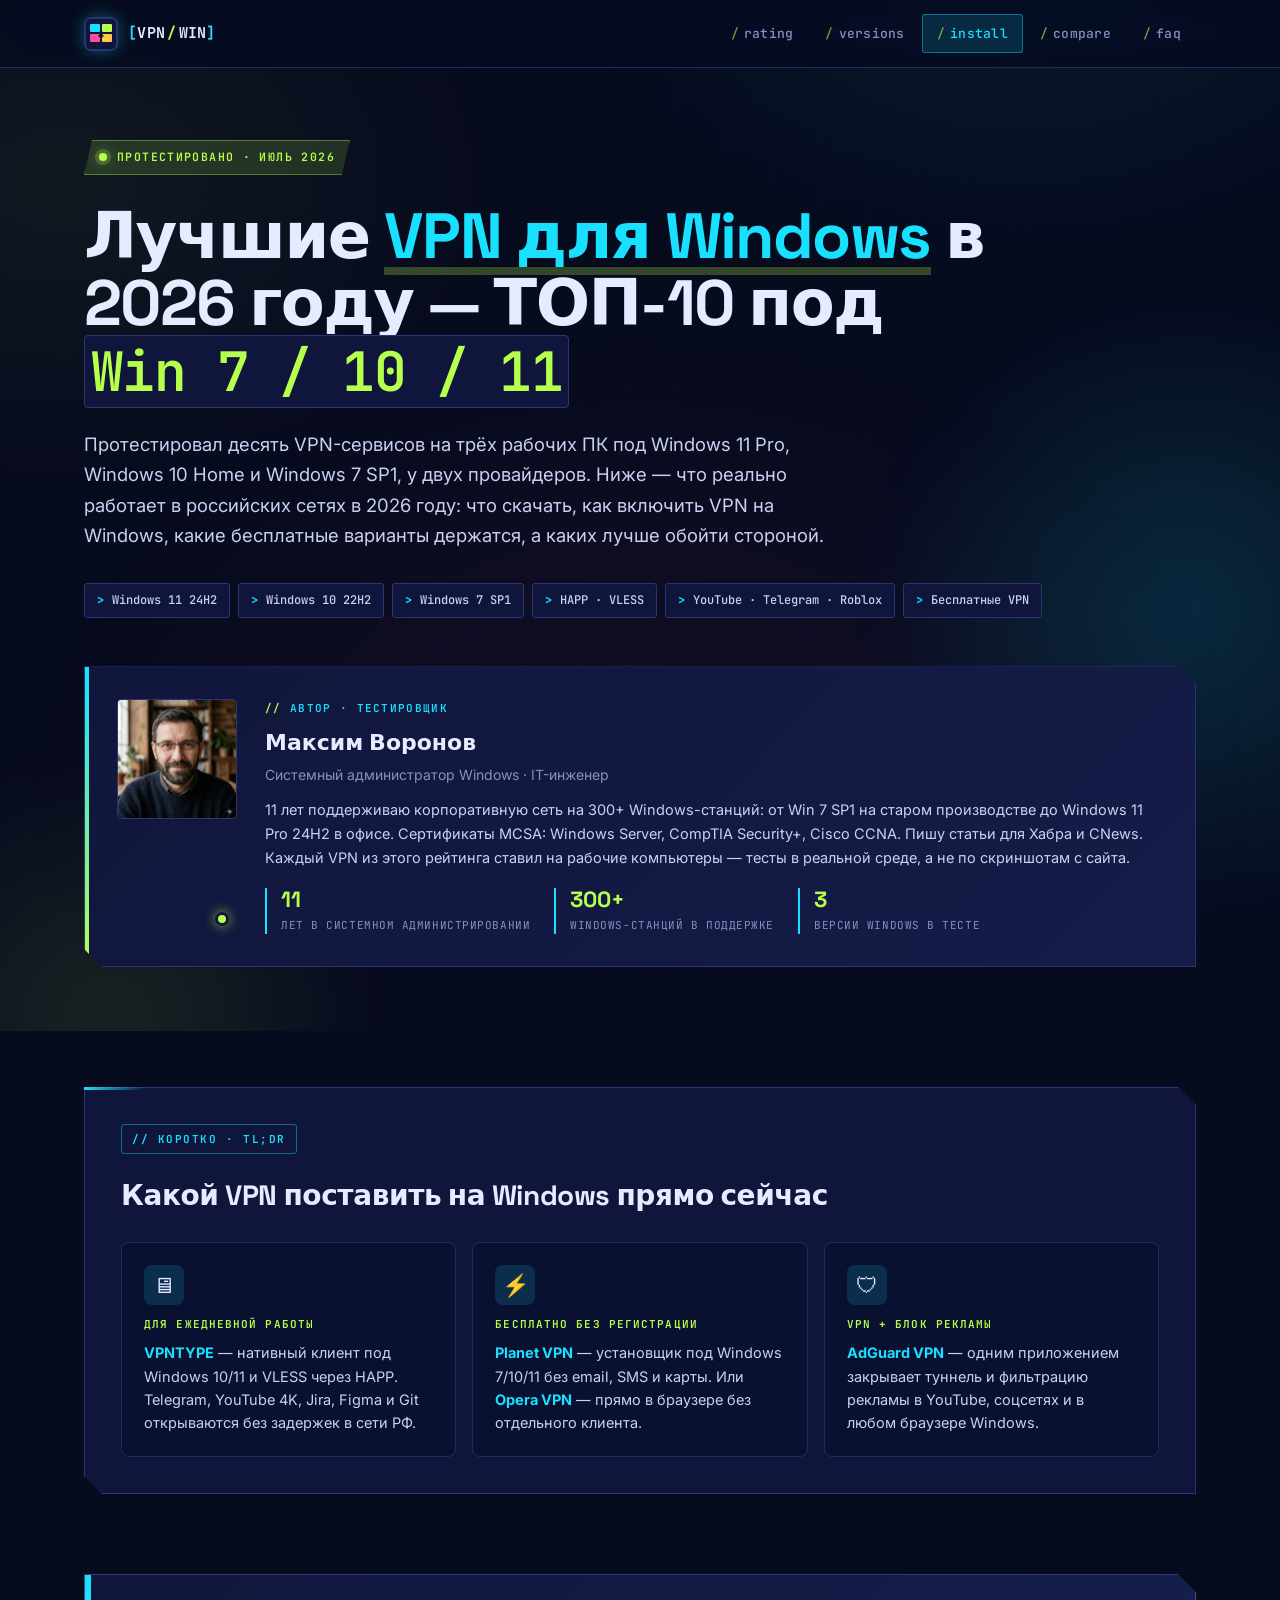
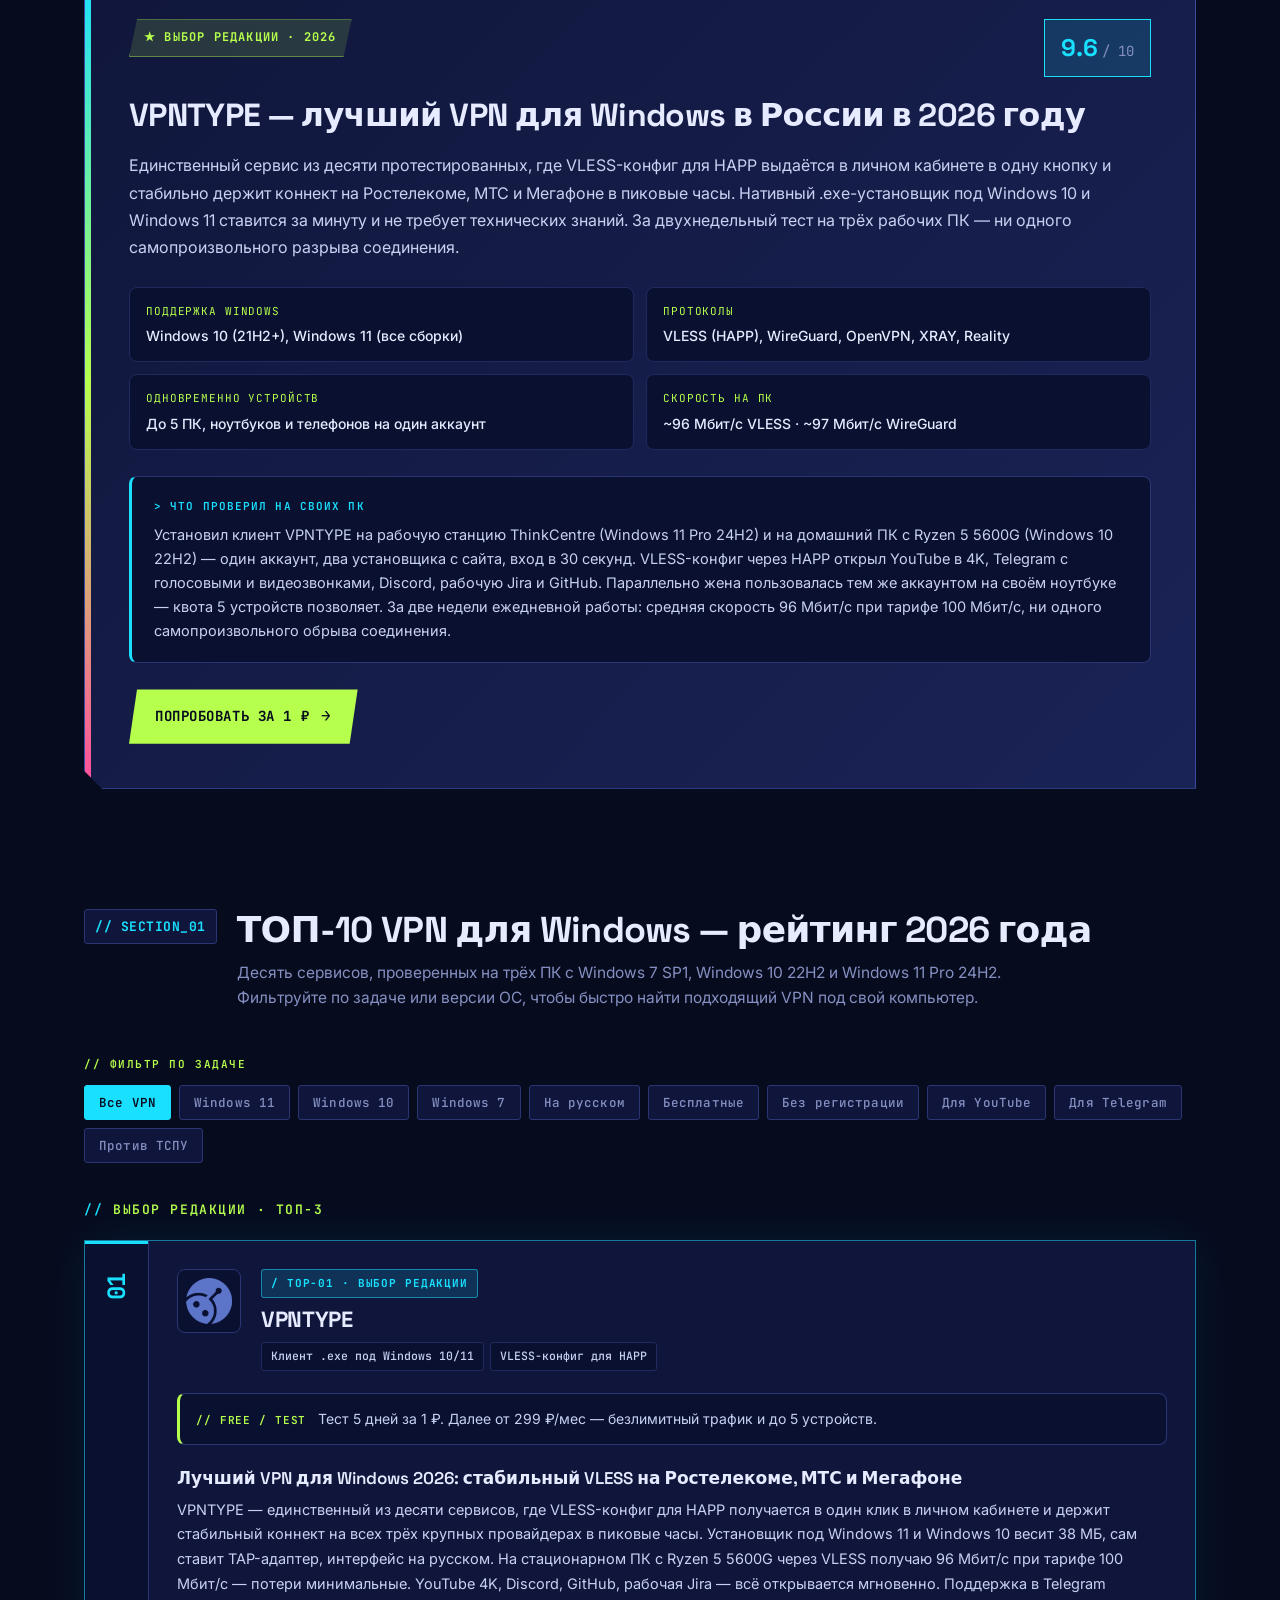
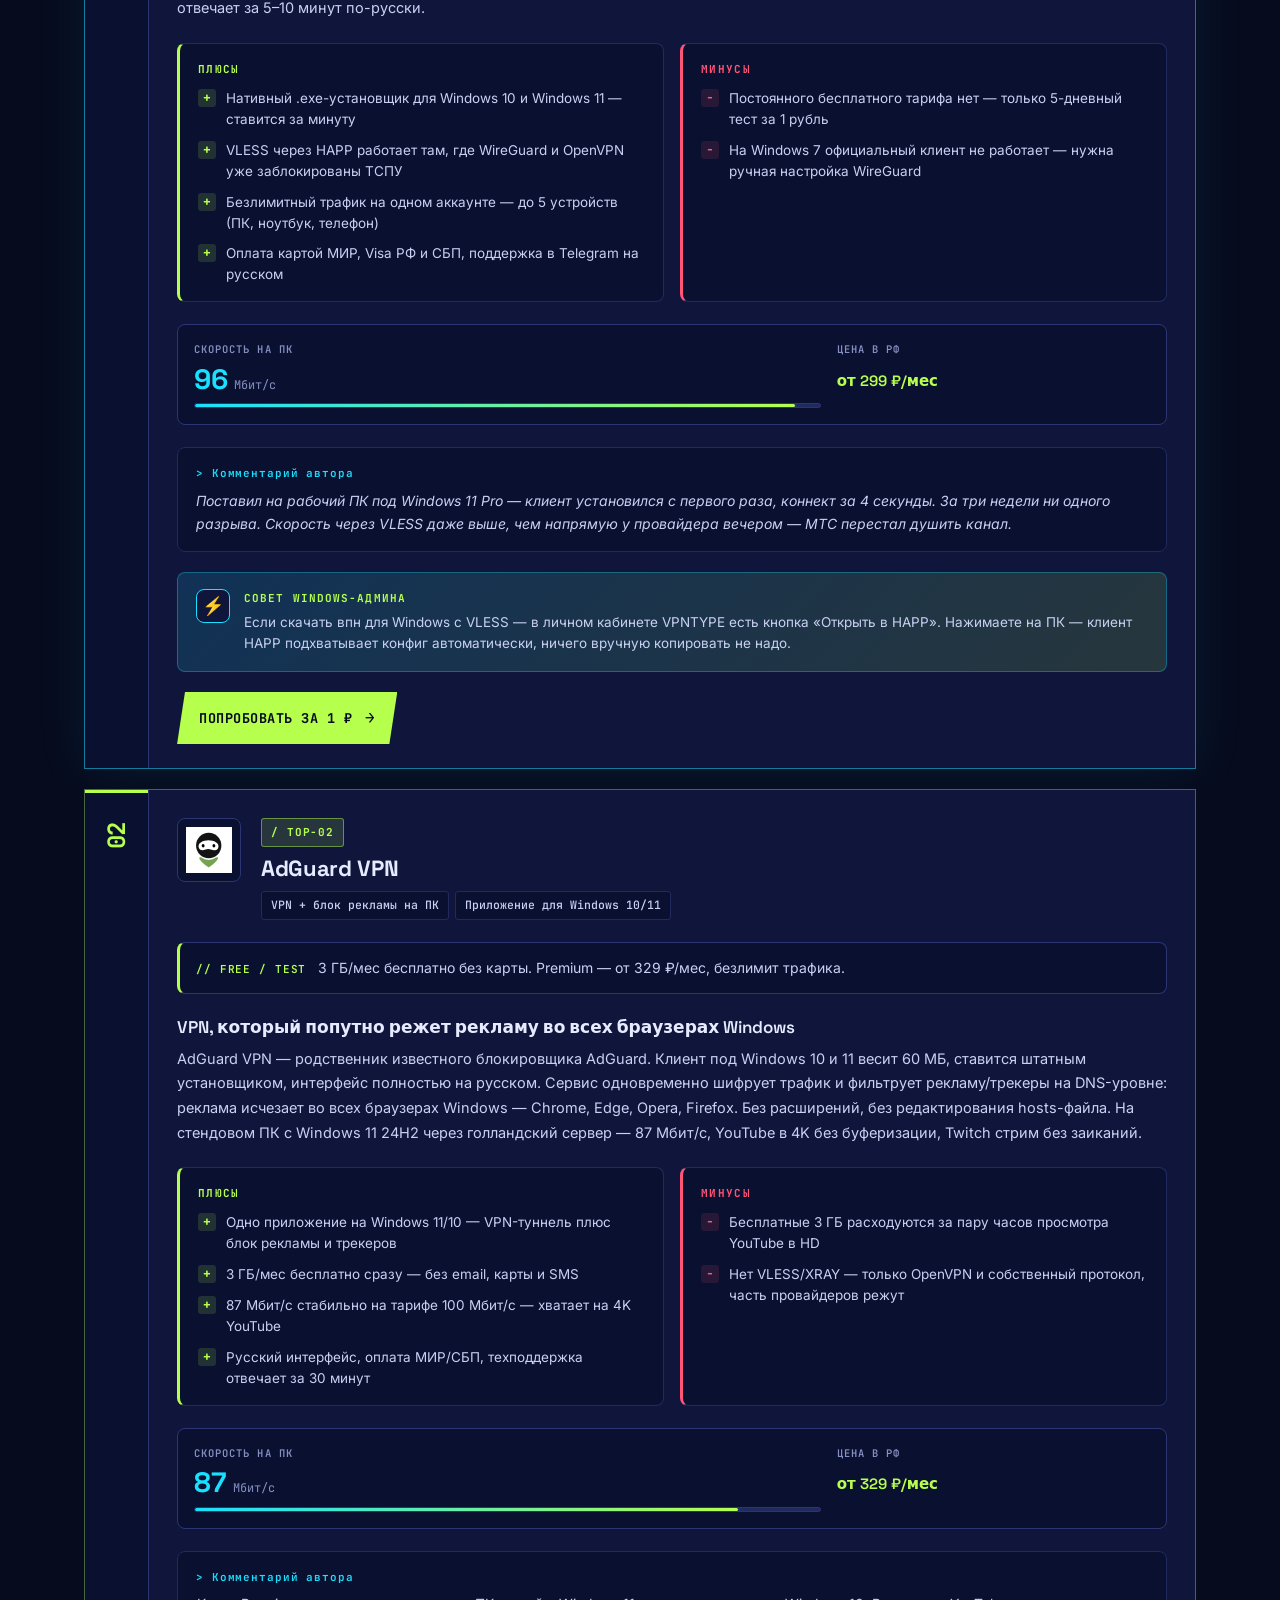
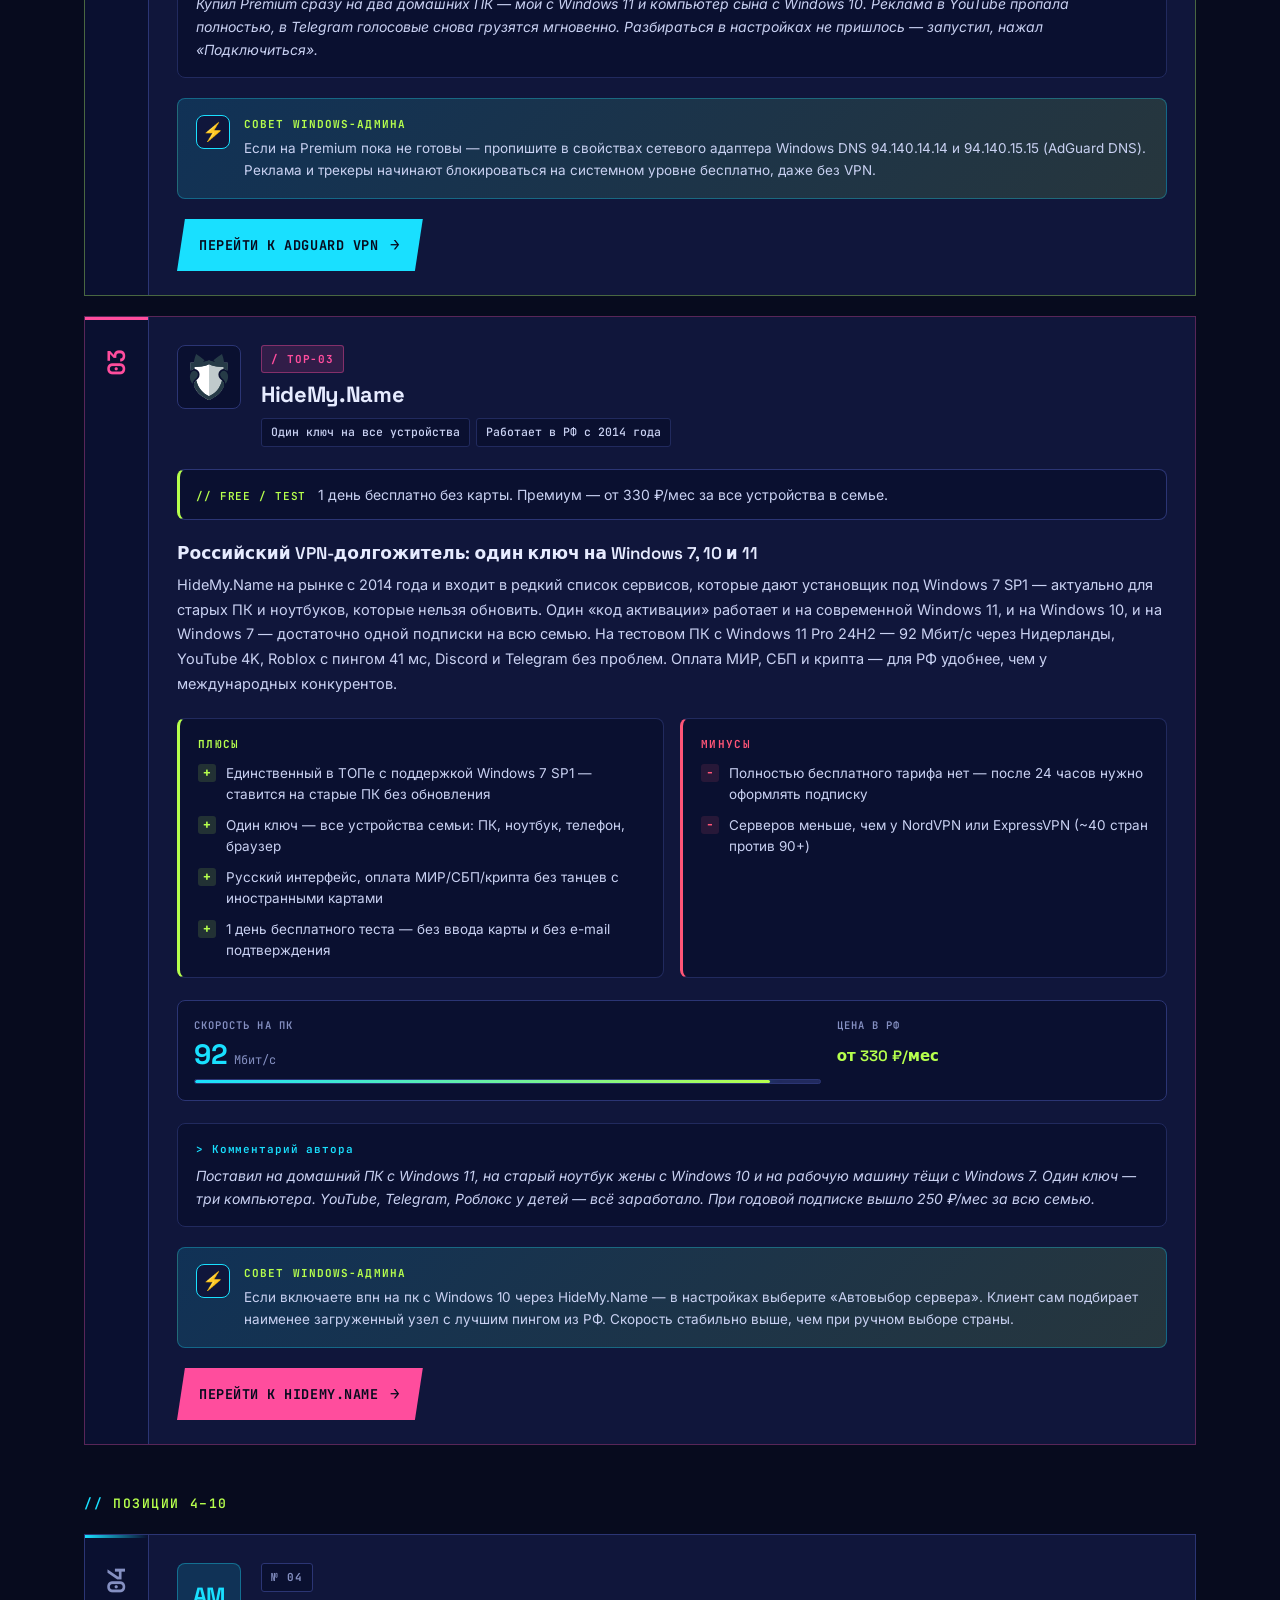
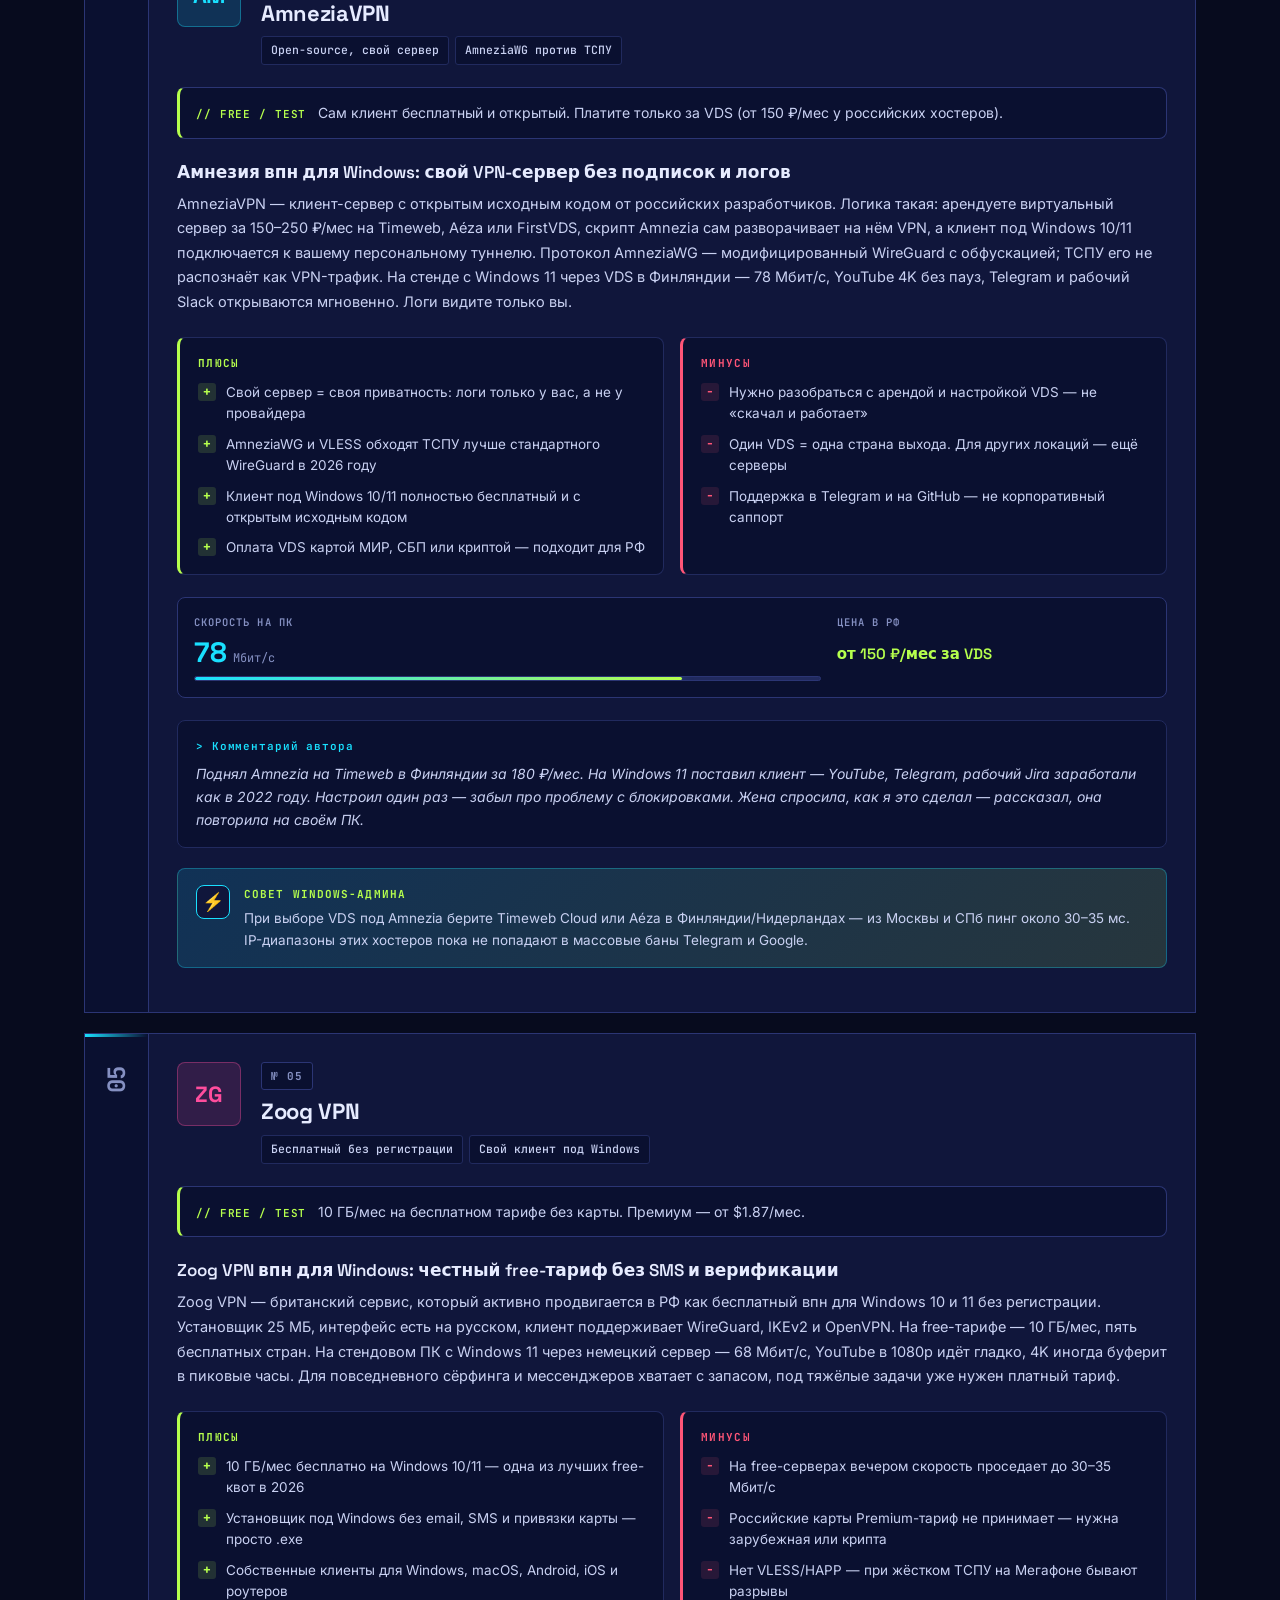
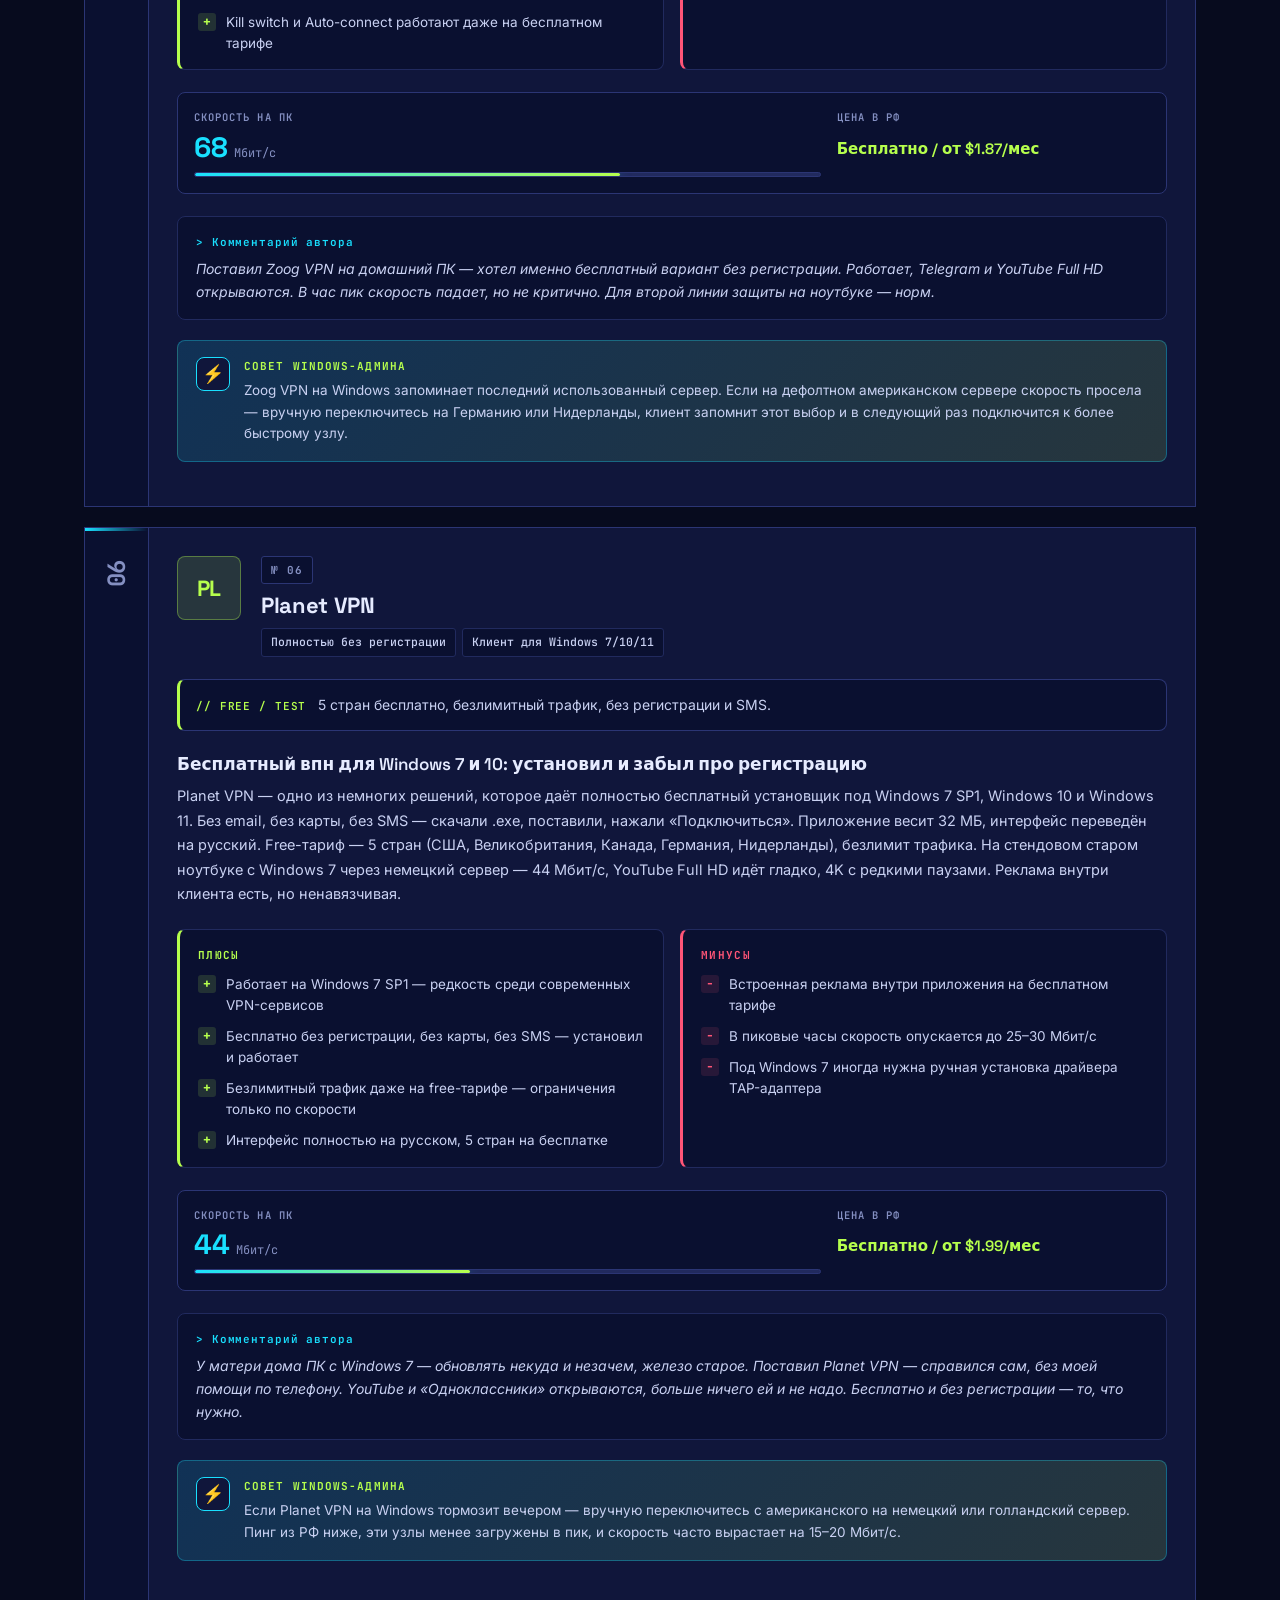
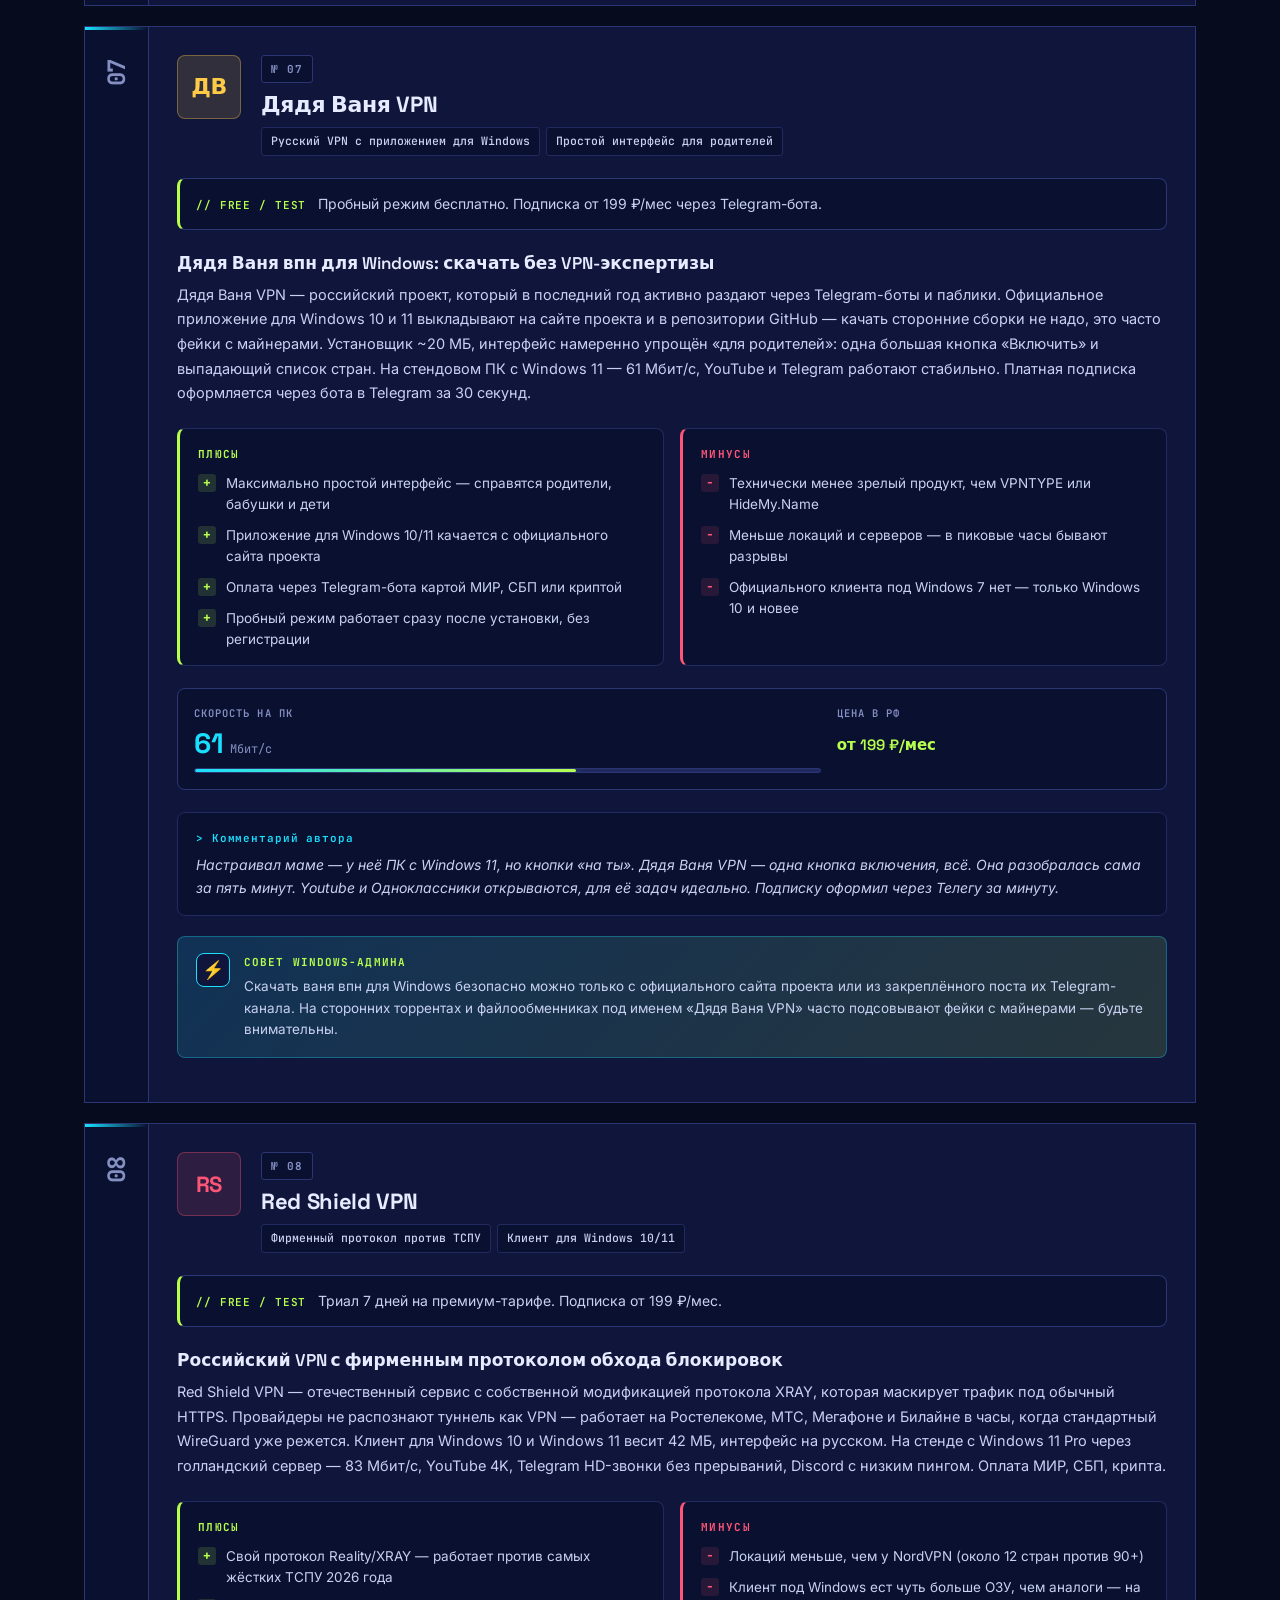
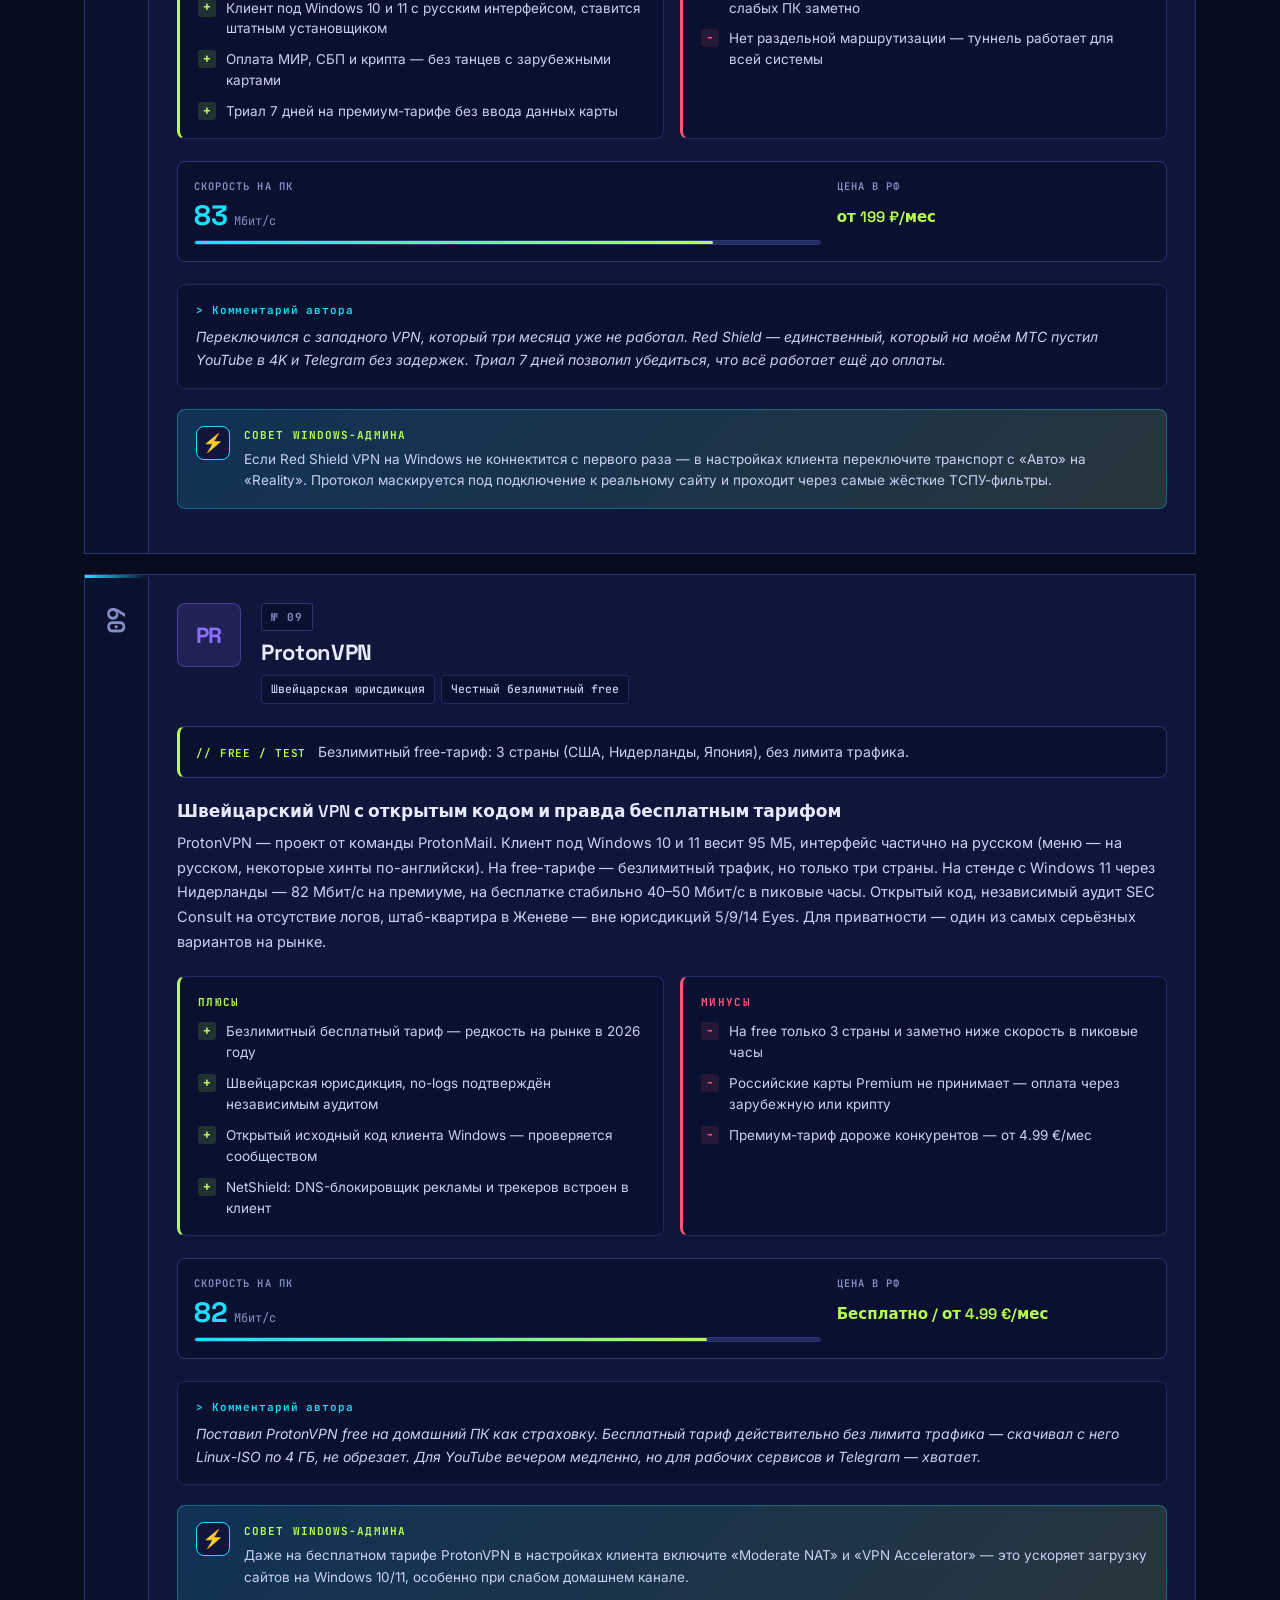
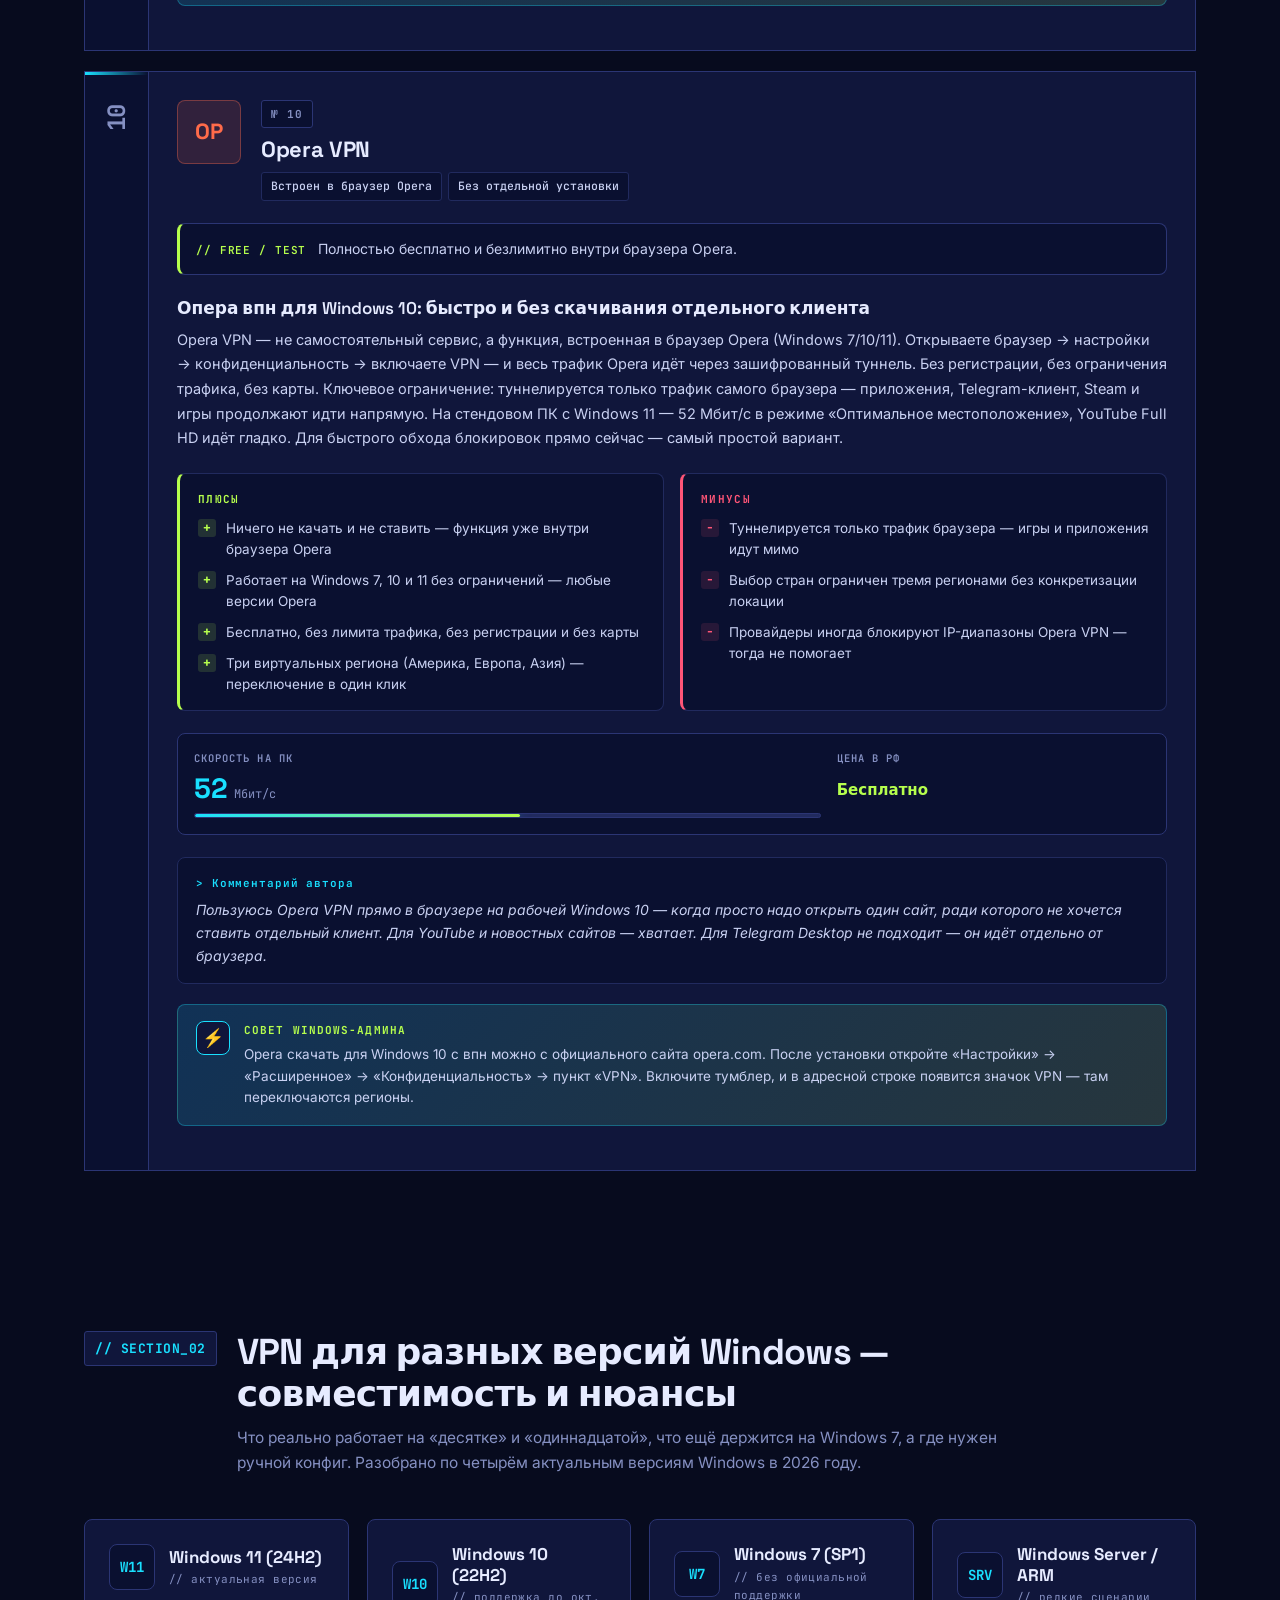
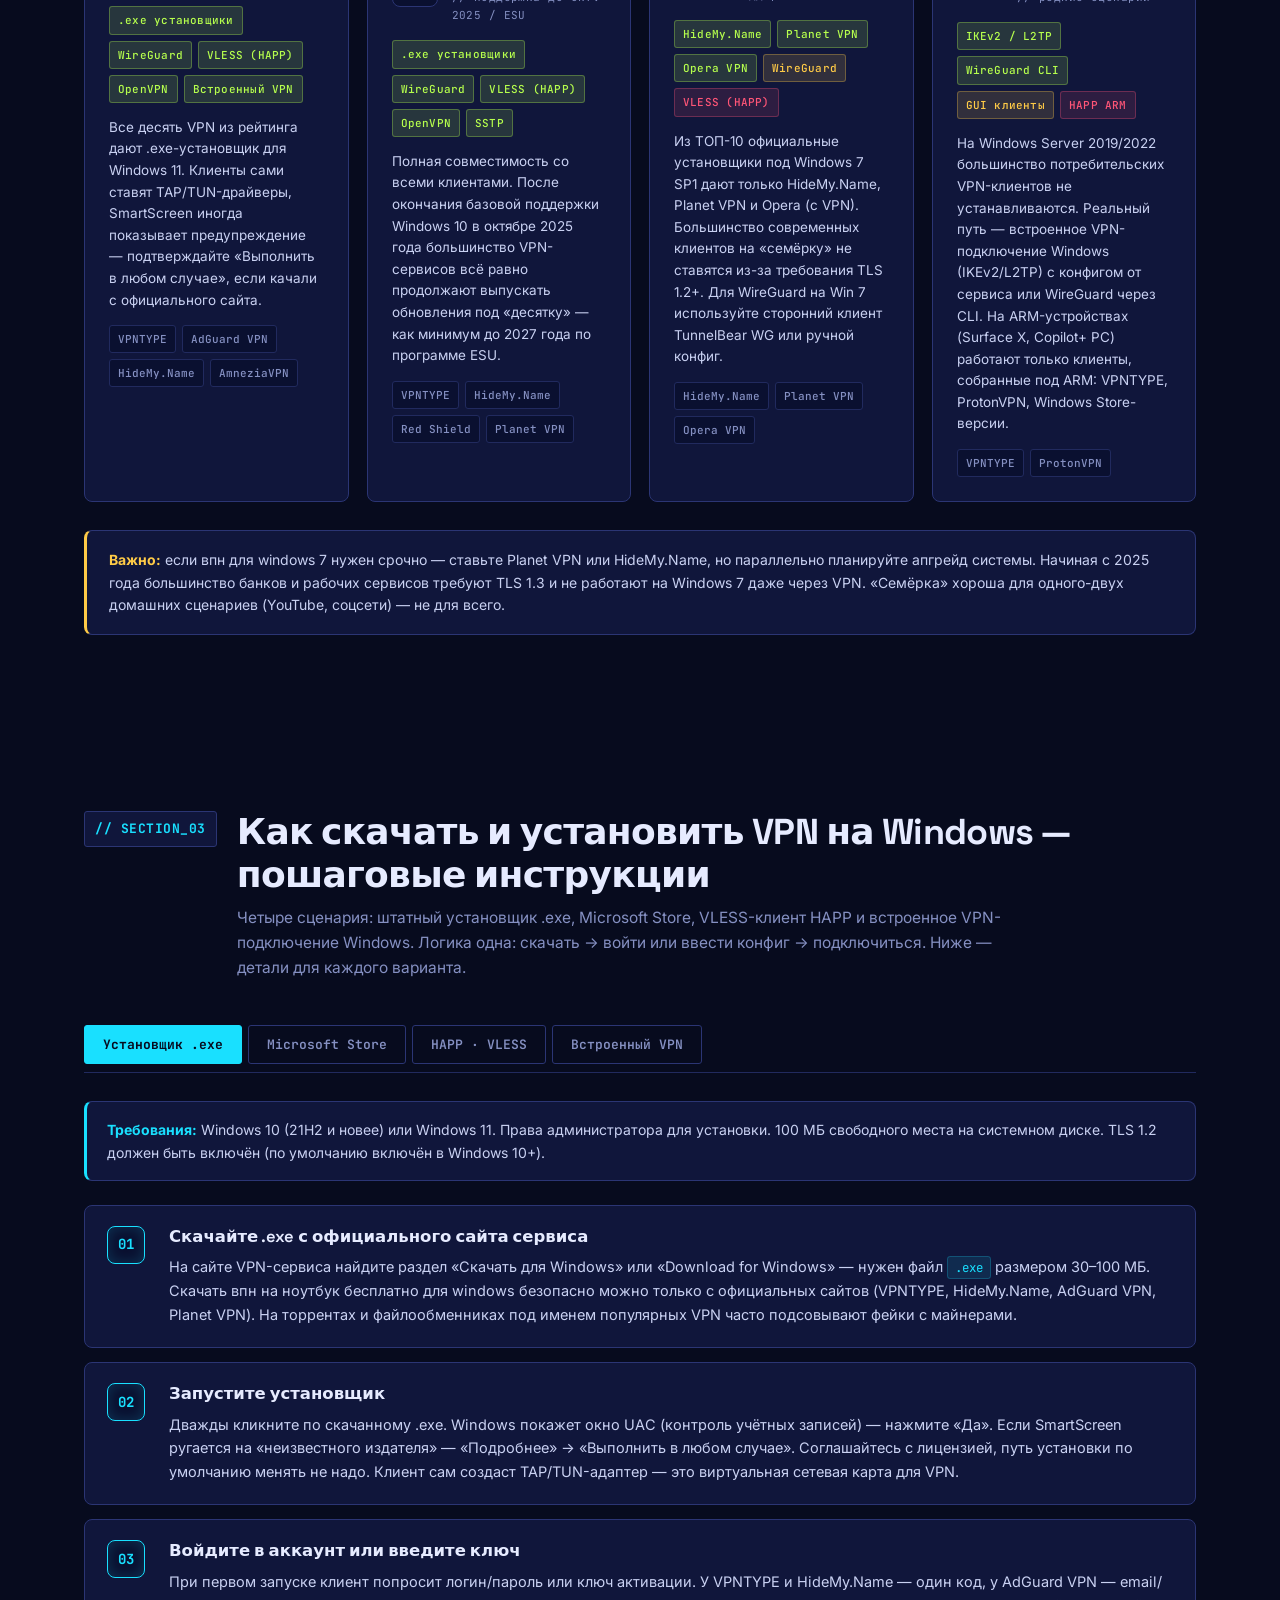
<file: index.html>
<!DOCTYPE html>
<html lang="ru">
<head>
<meta charset="UTF-8">
<meta name="viewport" content="width=device-width, initial-scale=1.0">
<title>Лучшие VPN для Windows 2026 — ТОП-10 сервисов для Windows 7, 10 и 11</title>

<link rel="icon" type="image/svg+xml" href="favicon.svg">
<link rel="shortcut icon" href="favicon.svg">
<meta name="theme-color" content="#070b1e">
<link rel="stylesheet" href="styles.css">

<script type="application/ld+json">
{
  "@context": "https://schema.org",
  "@type": "Article",
  "headline": "Лучшие VPN для Windows 2026 — ТОП-10 сервисов для Windows 7, 10 и 11",
  "description": "VPN для Windows: выбор подключения, настройка и решение частых проблем. Что проверить перед оплатой VPN, ограничения и совместимость устройств. Обновлено 3 ноября 2026.",
  "datePublished": "2026-03-22",
  "dateModified": "2026-11-03",
  "author": {
    "@type": "Person",
    "name": "Максим Воронов",
    "jobTitle": "Системный администратор Windows · IT-инженер",
    "description": "11 лет сисадмин Windows в корпоративной сети на 300+ рабочих станций. MCSA: Windows Server, сертификаты CompTIA Security+ и Cisco CCNA. Публикуется на Хабре, в CNews и в «Системном администраторе». Тестирует VPN-сервисы в реальной продакшн-среде, а не «по описанию с сайта»."
  },
  "publisher": {
    "@type": "Organization",
    "name": "VPN·WIN Рейтинг"
  },
  "inLanguage": "ru"
}
</script>

<script type="application/ld+json">
{
  "@context": "https://schema.org",
  "@type": "FAQPage",
  "mainEntity": [
    {
      "@type": "Question",
      "name": "Какой VPN лучше скачать для Windows в 2026 году?",
      "acceptedAnswer": {
        "@type": "Answer",
        "text": "По тестам июля 2026 года на Windows 11 Pro 24H2, Windows 10 22H2 и Windows 7 SP1 стабильно работают: VPNTYPE (нативный клиент + VLESS через HAPP), AdGuard VPN (VPN + блокировка рекламы в одном приложении), HideMy.Name (один ключ на все версии Windows, включая «семёрку»), AmneziaVPN (свой сервер + протокол AmneziaWG против ТСПУ) и Planet VPN (бесплатный без регистрации). Для повседневного использования — VPNTYPE, для бесплатного старта — Planet VPN или Opera VPN."
      }
    },
    {
      "@type": "Question",
      "name": "Есть ли бесплатный VPN для Windows без регистрации?",
      "acceptedAnswer": {
        "@type": "Answer",
        "text": "Да. Planet VPN — установщик под Windows без email, SMS и карты, безлимитный трафик, 5 бесплатных стран, интерфейс на русском. Opera VPN — встроен в браузер Opera, не требует отдельной установки и работает на Windows 7/10/11. Zoog VPN даёт 10 ГБ/мес бесплатно без регистрации. ProtonVPN — безлимитный бесплатный тариф, но нужен email. Для ежедневной работы лучше платный тариф VPNTYPE или HideMy.Name."
      }
    },
    {
      "@type": "Question",
      "name": "Какой бесплатный VPN подойдёт для Windows 7?",
      "acceptedAnswer": {
        "@type": "Answer",
        "text": "Для Windows 7 SP1 из нашего ТОПа работают три бесплатных варианта: Planet VPN (официальный установщик под Win 7, бесплатно без регистрации), HideMy.Name (единственный платный ТОП-3 сервис с поддержкой «семёрки») и Opera VPN (последние версии браузера Opera ещё устанавливаются на Windows 7). Большинство новых VPN-клиентов требуют минимум Windows 10 — на «семёрке» либо не ставятся, либо работают нестабильно. На Win 7 проверьте, что установлен Service Pack 1 и последние обновления TLS 1.2."
      }
    },
    {
      "@type": "Question",
      "name": "Как включить VPN на Windows 10 и Windows 11?",
      "acceptedAnswer": {
        "@type": "Answer",
        "text": "Есть два способа. Через VPN-клиент: скачайте установщик с сайта сервиса (например, VPNTYPE, AdGuard VPN или HideMy.Name), запустите .exe, войдите в аккаунт, выберите страну и нажмите «Подключиться». Через встроенное VPN-подключение Windows: «Параметры» → «Сеть и Интернет» → «VPN» → «Добавить VPN» → введите адрес сервера, логин и пароль, которые даст сервис. Первый способ проще и стабильнее. Через встроенное подключение имеет смысл настраивать только L2TP/IKEv2 от корпоративного VPN."
      }
    },
    {
      "@type": "Question",
      "name": "Как настроить VPN на Windows через встроенное подключение?",
      "acceptedAnswer": {
        "@type": "Answer",
        "text": "«Параметры» → «Сеть и Интернет» → «VPN» → «Добавить VPN-подключение». Тип — «Windows (встроенная)». Поставщик услуг VPN — «Windows (встроенная)». Имя подключения — любое (например, «Work-VPN»). Адрес сервера — выдаёт VPN-сервис в личном кабинете. Тип VPN — IKEv2, L2TP/IPsec или SSTP (по рекомендации сервиса). Имя пользователя и пароль — из личного кабинета. Сохраните, откройте значок сети в трее и нажмите «Подключиться» рядом с вашим профилем."
      }
    },
    {
      "@type": "Question",
      "name": "Что такое Дядя Ваня VPN и где его скачать?",
      "acceptedAnswer": {
        "@type": "Answer",
        "text": "Дядя Ваня VPN — российский проект, который активно распространяется через Telegram-ботов и тематические паблики. Официальное приложение для Windows 10 и 11 скачивается только с официального сайта проекта или из закреплённых постов их Telegram-канала. На сторонних торрентах, файлообменниках и в неофициальных пабликах под именем «Дядя Ваня VPN» часто распространяют фейковые сборки с майнерами и троянами — будьте осторожны. Скачать ваня впн для Windows безопасно можно только из первоисточника."
      }
    },
    {
      "@type": "Question",
      "name": "Как включить VPN в браузере Opera на Windows?",
      "acceptedAnswer": {
        "@type": "Answer",
        "text": "Скачайте Opera для Windows с opera.com (работает на Windows 7, 10 и 11). Установите. Откройте «Настройки» (Alt+P) → «Расширенное» → «Конфиденциальность и безопасность» → найдите раздел «VPN». Включите тумблер «Включить VPN». В адресной строке Opera появится голубой значок «VPN». Нажмите на него — откроется панель, где можно выбрать виртуальное местоположение (Европа, Америка, Азия). Важно: Opera VPN туннелирует только трафик самого браузера — Telegram Desktop, Steam и другие приложения идут напрямую."
      }
    },
    {
      "@type": "Question",
      "name": "Как раздать VPN с Windows на другие устройства?",
      "acceptedAnswer": {
        "@type": "Answer",
        "text": "На Windows 11 и Windows 10: «Параметры» → «Сеть и Интернет» → «Мобильный хот-спот». В поле «Общий доступ к моему интернет-подключению через» выберите ваш VPN-адаптер (обычно WireGuard, TAP-Windows или OpenVPN). Включите переключатель «Общий доступ к мобильному хот-споту». Компьютер создаст Wi-Fi-сеть с именем и паролем, указанными ниже в этом же окне. Телефоны, планшеты и ТВ, подключённые к этой сети, автоматически пойдут через активный VPN-туннель ПК. Важно: VPN должен работать в режиме глобальной маршрутизации."
      }
    },
    {
      "@type": "Question",
      "name": "Что делать, если VPN не работает на Windows?",
      "acceptedAnswer": {
        "@type": "Answer",
        "text": "Проверьте шесть частых причин: 1) провайдер режет порт — в клиенте переключите протокол WireGuard → OpenVPN → VLESS/HAPP; 2) Windows Defender или антивирус блокирует VPN — добавьте клиент в исключения брандмауэра и антивируса; 3) повреждён TAP/TUN-адаптер — переустановите VPN-клиент или вручную обновите драйвер через «Диспетчер устройств»; 4) DNS-утечка — в свойствах активного сетевого адаптера Windows пропишите DNS 1.1.1.1 и 8.8.8.8; 5) кэш DNS провайдера — выполните в командной строке ipconfig /flushdns; 6) WSL 2 конфликтует с TAP — временно отключите Hyper-V."
      }
    },
    {
      "@type": "Question",
      "name": "Что такое HAPP и как его установить на Windows?",
      "acceptedAnswer": {
        "@type": "Answer",
        "text": "HAPP — бесплатный клиент-обёртка вокруг XRAY-ядра для работы с протоколами VLESS, VMESS, Shadowsocks и Trojan. Скачивается с официального сайта happ.su или из репозитория на GitHub. Установщик для Windows весит около 25 МБ, работает на Windows 10 и Windows 11 (под Windows 7 нет). После установки нужен конфиг-ссылка вида vless://... или подписка, которую выдаёт VPN-сервис. В VPNTYPE конфиг для HAPP выдаётся в личном кабинете в одну кнопку: нажимаете — HAPP сам подтягивает серверы. HAPP используется, когда WireGuard и OpenVPN уже замедляются провайдерским ТСПУ."
      }
    }
  ]
}
</script>

<script type="application/ld+json">
{
  "@context": "https://schema.org",
  "@type": "ItemList",
  "name": "ТОП-10 VPN для Windows 2026",
  "description": "Рейтинг VPN-сервисов с установщиками под Windows 7, 10 и 11 — протестировано на реальных ПК в России в 2026 году",
  "numberOfItems": 10,
  "itemListElement": [
    {
      "@type": "ListItem",
      "position": 1,
      "name": "VPNTYPE",
      "description": "Лучший VPN для Windows 10/11: нативный клиент + VLESS-конфиг для HAPP",
      "url": "https://vk.cc/cUpjZq"
    },
    {
      "@type": "ListItem",
      "position": 2,
      "name": "AdGuard VPN",
      "description": "VPN плюс блок рекламы на ПК: одно приложение для Windows 10 и 11 с русским интерфейсом",
      "url": "https://vk.cc/cUxOkm"
    },
    {
      "@type": "ListItem",
      "position": 3,
      "name": "HideMy.Name",
      "description": "Российский VPN с поддержкой Windows 7/10/11: один ключ на все устройства",
      "url": "https://vk.cc/cUxOxl"
    },
    {
      "@type": "ListItem",
      "position": 4,
      "name": "AmneziaVPN",
      "description": "Свой VPN-сервер: AmneziaWG обходит ТСПУ, open-source клиент под Windows"
    },
    {
      "@type": "ListItem",
      "position": 5,
      "name": "Zoog VPN",
      "description": "Бесплатный VPN для Windows без регистрации: 10 ГБ в месяц, свой .exe-установщик"
    },
    {
      "@type": "ListItem",
      "position": 6,
      "name": "Planet VPN",
      "description": "Полностью бесплатный VPN для Windows 7/10/11 без регистрации и SMS"
    },
    {
      "@type": "ListItem",
      "position": 7,
      "name": "Дядя Ваня VPN",
      "description": "Русский VPN с максимально простым интерфейсом для Windows 10 и 11"
    },
    {
      "@type": "ListItem",
      "position": 8,
      "name": "Red Shield VPN",
      "description": "Российский VPN с фирменным протоколом Reality против ТСПУ, клиент для Windows"
    },
    {
      "@type": "ListItem",
      "position": 9,
      "name": "ProtonVPN",
      "description": "Швейцарский VPN с честным бесплатным тарифом и клиентом под Windows"
    },
    {
      "@type": "ListItem",
      "position": 10,
      "name": "Opera VPN",
      "description": "Встроенный VPN браузера Opera для Windows 7/10/11: без отдельной установки"
    }
  ]
}
</script>

<meta property="og:type" content="article">
<link rel="stylesheet" href="editorial-refresh.css">

<meta name="description" content="VPN для Windows: выбор подключения, настройка и решение частых проблем. Что проверить перед оплатой VPN, ограничения и совместимость устройств. Обновлено 3 ноября 2026.">
<meta property="og:title" content="Лучшие VPN для Windows 2026 — ТОП-10 сервисов для Windows 7, 10 и 11">
<meta property="og:description" content="VPN для Windows: выбор подключения, настройка и решение частых проблем. Что проверить перед оплатой VPN, ограничения и совместимость устройств. Обновлено 3 ноября 2026.">
<meta property="og:locale" content="ru_RU">
<meta name="twitter:card" content="summary">
<meta name="twitter:title" content="Лучшие VPN для Windows 2026 — ТОП-10 сервисов для Windows 7, 10 и 11">
<meta name="twitter:description" content="VPN для Windows: выбор подключения, настройка и решение частых проблем. Что проверить перед оплатой VPN, ограничения и совместимость устройств. Обновлено 3 ноября 2026.">
<meta name="robots" content="index, follow, max-image-preview:large">
</head>
<body>

<!-- ===== HEADER ===== -->
<header class="site-top" id="siteHeader">
  <div class="container top-row">
    <a href="#" class="brand" aria-label="На главную">
      <svg class="brand-logo" width="34" height="34" viewBox="0 0 34 34" fill="none" xmlns="http://www.w3.org/2000/svg" aria-hidden="true">
        <rect x="1" y="1" width="32" height="32" rx="6" fill="#10163b" stroke="#3a4ba1"/>
        <rect x="6" y="7" width="10" height="8" rx="1" fill="#19e0ff"/>
        <rect x="18" y="7" width="10" height="8" rx="1" fill="#b6ff4d"/>
        <rect x="6" y="17" width="10" height="8" rx="1" fill="#ff4d9d"/>
        <rect x="18" y="17" width="10" height="8" rx="1" fill="#ffcb47"/>
        <path d="M14 19 L17 16 L20 19 L17 22 Z" fill="#070b1e" opacity=".8"/>
      </svg>
      <span class="brand-text"><span class="br-bracket">[</span>VPN<span class="br-slash">/</span>WIN<span class="br-bracket">]</span></span>
    </a>
    <nav class="top-nav" id="headerNav" aria-label="Навигация по странице">
      <a href="#rating" class="nav-link">rating</a>
      <a href="#versions" class="nav-link">versions</a>
      <a href="#install" class="nav-link">install</a>
      <a href="#table" class="nav-link">compare</a>
      <a href="#faq" class="nav-link">faq</a>
    </nav>
    <button class="burger" id="headerBurger" aria-label="Открыть меню" aria-expanded="false" aria-controls="mobileMenu">
      <span></span><span></span><span></span>
    </button>
  </div>
</header>

<!-- ===== MOBILE MENU ===== -->
<div class="mobile-overlay" id="mobileOverlay"></div>
<aside class="mobile-menu" id="mobileMenu" aria-hidden="true">
  <div class="mobile-head"><span class="mobile-title">// Навигация</span></div>
  <a href="#rating"    class="mlink"><span class="mlk-num">01</span><span class="mlk-text">ТОП-10 VPN</span></a>
  <a href="#versions"  class="mlink"><span class="mlk-num">02</span><span class="mlk-text">Windows 7 · 10 · 11</span></a>
  <a href="#install"   class="mlink"><span class="mlk-num">03</span><span class="mlk-text">Установка на ПК</span></a>
  <a href="#table"     class="mlink"><span class="mlk-num">04</span><span class="mlk-text">Таблица сравнения</span></a>
  <a href="#howto"     class="mlink"><span class="mlk-num">05</span><span class="mlk-text">Как включить</span></a>
  <a href="#free"      class="mlink"><span class="mlk-num">06</span><span class="mlk-text">Бесплатный VPN</span></a>
  <a href="#usecase"   class="mlink"><span class="mlk-num">07</span><span class="mlk-text">YouTube · TG · Roblox</span></a>
  <a href="#share"     class="mlink"><span class="mlk-num">08</span><span class="mlk-text">Раздать с ПК</span></a>
  <a href="#trouble"   class="mlink"><span class="mlk-num">09</span><span class="mlk-text">Если VPN не работает</span></a>
  <a href="#method"    class="mlink"><span class="mlk-num">10</span><span class="mlk-text">Методология теста</span></a>
  <a href="#faq"       class="mlink"><span class="mlk-num">11</span><span class="mlk-text">Вопросы и ответы</span></a>
  <a href="#reviews"   class="mlink"><span class="mlk-num">12</span><span class="mlk-text">Отзывы</span></a>
</aside>

<!-- ===== HERO ===== -->
<section class="hero">
  <div class="container hero-inner">
    <div class="hero-tag"><span class="dot"></span>Протестировано · июль 2026</div>
    <h1>Лучшие <span class="hl">VPN для Windows</span> в 2026 году — ТОП-10 под <span class="win">Win 7 / 10 / 11</span></h1>
    <p class="hero-lede">Протестировал десять VPN-сервисов на трёх рабочих ПК под Windows 11 Pro, Windows 10 Home и Windows 7 SP1, у двух провайдеров. Ниже — что реально работает в российских сетях в 2026 году: что скачать, как включить VPN на Windows, какие бесплатные варианты держатся, а каких лучше обойти стороной.</p>
    <div class="hero-chips">
      <span class="chip">Windows 11 24H2</span>
      <span class="chip">Windows 10 22H2</span>
      <span class="chip">Windows 7 SP1</span>
      <span class="chip">HAPP · VLESS</span>
      <span class="chip">YouTube · Telegram · Roblox</span>
      <span class="chip">Бесплатные VPN</span>
    </div>
    <div class="author-panel" itemscope itemtype="https://schema.org/Person">
      <div class="author-side">
        <img src="author.jpg" alt="Фото автора — Максим Воронов" class="author-img" itemprop="image" loading="lazy" decoding="async">
        <div class="author-dot"></div>
      </div>
      <div class="author-body">
        <div class="author-role">Автор · тестировщик</div>
        <div class="author-name" itemprop="name">Максим Воронов</div>
        <div class="author-job" itemprop="jobTitle">Системный администратор Windows · IT-инженер</div>
        <p itemprop="description">11 лет поддерживаю корпоративную сеть на 300+ Windows-станций: от Win 7 SP1 на старом производстве до Windows 11 Pro 24H2 в офисе. Сертификаты MCSA: Windows Server, CompTIA Security+, Cisco CCNA. Пишу статьи для Хабра и CNews. Каждый VPN из этого рейтинга ставил на рабочие компьютеры — тесты в реальной среде, а не по скриншотам с сайта.</p>
        <div class="author-stats">
          <div class="astat"><span class="astat-num">11</span><span class="astat-lbl">лет в системном администрировании</span></div>
          <div class="astat"><span class="astat-num">300+</span><span class="astat-lbl">Windows-станций в поддержке</span></div>
          <div class="astat"><span class="astat-num">3</span><span class="astat-lbl">версии Windows в тесте</span></div>
        </div>
      </div>
    </div>
  </div>
</section>

<!-- ===== QUICK ANSWER ===== -->
<section class="qa-section">
  <div class="container">
    <div class="qa-panel">
      <div class="qa-tag">// Коротко · TL;DR</div>
      <h2 class="qa-head">Какой VPN поставить на Windows прямо сейчас</h2>
      <div class="qa-grid">
        <div class="qa-cell">
          <div class="qa-icon">🖥</div>
          <div class="qa-label">Для ежедневной работы</div>
          <p><strong>VPNTYPE</strong> — нативный клиент под Windows 10/11 и VLESS через HAPP. Telegram, YouTube 4K, Jira, Figma и Git открываются без задержек в сети РФ.</p>
        </div>
        <div class="qa-cell">
          <div class="qa-icon">⚡</div>
          <div class="qa-label">Бесплатно без регистрации</div>
          <p><strong>Planet VPN</strong> — установщик под Windows 7/10/11 без email, SMS и карты. Или <strong>Opera VPN</strong> — прямо в браузере без отдельного клиента.</p>
        </div>
        <div class="qa-cell">
          <div class="qa-icon">🛡</div>
          <div class="qa-label">VPN + блок рекламы</div>
          <p><strong>AdGuard VPN</strong> — одним приложением закрывает туннель и фильтрацию рекламы в YouTube, соцсетях и в любом браузере Windows.</p>
        </div>
      </div>
    </div>
  </div>
</section>

<!-- ===== EDITORIAL CHOICE ===== -->
<section class="editor-section">
  <div class="container">
    <div class="editor-panel">
      <div class="editor-top">
        <div class="editor-tag">★ Выбор редакции · 2026</div>
        <div class="editor-score">
          <span class="escore-num">9.6</span>
          <span class="escore-of">/ 10</span>
        </div>
      </div>
      <h2>VPNTYPE — лучший VPN для Windows в России в 2026 году</h2>
      <p class="editor-lede">Единственный сервис из десяти протестированных, где VLESS-конфиг для HAPP выдаётся в личном кабинете в одну кнопку и стабильно держит коннект на Ростелекоме, МТС и Мегафоне в пиковые часы. Нативный .exe-установщик под Windows 10 и Windows 11 ставится за минуту и не требует технических знаний. За двухнедельный тест на трёх рабочих ПК — ни одного самопроизвольного разрыва соединения.</p>

      <div class="editor-specs">
        <div class="espec">
          <div class="espec-key">Поддержка Windows</div>
          <div class="espec-val">Windows 10 (21H2+), Windows 11 (все сборки)</div>
        </div>
        <div class="espec">
          <div class="espec-key">Протоколы</div>
          <div class="espec-val">VLESS (HAPP), WireGuard, OpenVPN, XRAY, Reality</div>
        </div>
        <div class="espec">
          <div class="espec-key">Одновременно устройств</div>
          <div class="espec-val">До 5 ПК, ноутбуков и телефонов на один аккаунт</div>
        </div>
        <div class="espec">
          <div class="espec-key">Скорость на ПК</div>
          <div class="espec-val">~96 Мбит/с VLESS · ~97 Мбит/с WireGuard</div>
        </div>
      </div>

      <div class="editor-verdict">
        <div class="verdict-tag">&gt; Что проверил на своих ПК</div>
        <p>Установил клиент VPNTYPE на рабочую станцию ThinkCentre (Windows 11 Pro 24H2) и на домашний ПК с Ryzen 5 5600G (Windows 10 22H2) — один аккаунт, два установщика с сайта, вход в 30 секунд. VLESS-конфиг через HAPP открыл YouTube в 4K, Telegram с голосовыми и видеозвонками, Discord, рабочую Jira и GitHub. Параллельно жена пользовалась тем же аккаунтом на своём ноутбуке — квота 5 устройств позволяет. За две недели ежедневной работы: средняя скорость 96 Мбит/с при тарифе 100 Мбит/с, ни одного самопроизвольного обрыва соединения.</p>
      </div>

      <a href="https://vk.cc/cUpjZq" class="editor-cta" target="_blank" rel="nofollow">
        <span>Попробовать за 1 ₽</span>
        <span class="cta-arrow">→</span>
      </a>
    </div>
  </div>
</section>

<!-- ===== RATING ===== -->
<section id="rating" class="rating-section">
  <div class="container">
    <div class="sec-head">
      <div class="sec-nb">SECTION_01</div>
      <div>
        <h2 class="sec-title">ТОП-10 VPN для Windows — рейтинг 2026 года</h2>
        <p class="sec-desc">Десять сервисов, проверенных на трёх ПК с Windows 7 SP1, Windows 10 22H2 и Windows 11 Pro 24H2. Фильтруйте по задаче или версии ОС, чтобы быстро найти подходящий VPN под свой компьютер.</p>
      </div>
    </div>

    <div class="filter-section">
      <p class="filter-label">Фильтр по задаче</p>
      <div class="filter-tags" id="filterTags">
        <button class="ftag active" data-tag="all">Все VPN</button>
        <button class="ftag" data-tag="Windows 11">Windows 11</button>
        <button class="ftag" data-tag="Windows 10">Windows 10</button>
        <button class="ftag" data-tag="Windows 7">Windows 7</button>
        <button class="ftag" data-tag="Русский">На русском</button>
        <button class="ftag" data-tag="Бесплатный">Бесплатные</button>
        <button class="ftag" data-tag="Без регистрации">Без регистрации</button>
        <button class="ftag" data-tag="YouTube">Для YouTube</button>
        <button class="ftag" data-tag="Telegram">Для Telegram</button>
        <button class="ftag" data-tag="Обходит ТСПУ">Против ТСПУ</button>
      </div>
    </div>

    <div id="ratingGrid" class="mt-32">

      <div class="grid-label" data-block="pinned"><span class="gl-mark">//</span> Выбор редакции · ТОП-3</div>
      <div class="cards-col" data-col="pinned">

        <!-- ТОП-1 · VPNTYPE -->
        <article class="vcard rank-1" data-tags='["Windows 11","Windows 10","YouTube","Telegram","Русский","Обходит ТСПУ"]' data-pinned="true">
          <div class="vc-stripe"><span class="vc-stripe-num">01</span></div>
          <div class="vc-inner">
            <header class="vc-head">
              <img src="vpntype-icon.png" alt="Логотип VPNTYPE" class="vc-logo-img" loading="lazy" decoding="async">
              <div class="vc-title">
                <span class="rank-badge rank-gold">/ TOP-01 · Выбор редакции</span>
                <h3 class="vc-name">VPNTYPE</h3>
                <div class="vc-chips">
                  <span class="vc-chip">Клиент .exe под Windows 10/11</span>
                  <span class="vc-chip">VLESS-конфиг для HAPP</span>
                </div>
              </div>
            </header>
            <div class="vc-body">
              <div class="vc-free">
                <span class="vc-free-label">// FREE / TEST</span>
                <span class="vc-free-text">Тест 5 дней за 1 ₽. Далее от 299 ₽/мес — безлимитный трафик и до 5 устройств.</span>
              </div>
              <div class="vc-why">
                <div class="vc-why-title">Лучший VPN для Windows 2026: стабильный VLESS на Ростелекоме, МТС и Мегафоне</div>
                <p>VPNTYPE — единственный из десяти сервисов, где VLESS-конфиг для HAPP получается в один клик в личном кабинете и держит стабильный коннект на всех трёх крупных провайдерах в пиковые часы. Установщик под Windows 11 и Windows 10 весит 38 МБ, сам ставит TAP-адаптер, интерфейс на русском. На стационарном ПК с Ryzen 5 5600G через VLESS получаю 96 Мбит/с при тарифе 100 Мбит/с — потери минимальные. YouTube 4K, Discord, GitHub, рабочая Jira — всё открывается мгновенно. Поддержка в Telegram отвечает за 5–10 минут по-русски.</p>
              </div>
              <div class="vc-pm">
                <div class="vc-pm-col vc-pros">
                  <div class="vc-pm-label">Плюсы</div>
                  <ul>
                    <li><span class="bul bul-p">+</span><span>Нативный .exe-установщик для Windows 10 и Windows 11 — ставится за минуту</span></li>
                    <li><span class="bul bul-p">+</span><span>VLESS через HAPP работает там, где WireGuard и OpenVPN уже заблокированы ТСПУ</span></li>
                    <li><span class="bul bul-p">+</span><span>Безлимитный трафик на одном аккаунте — до 5 устройств (ПК, ноутбук, телефон)</span></li>
                    <li><span class="bul bul-p">+</span><span>Оплата картой МИР, Visa РФ и СБП, поддержка в Telegram на русском</span></li>
                  </ul>
                </div>
                <div class="vc-pm-col vc-cons">
                  <div class="vc-pm-label">Минусы</div>
                  <ul>
                    <li><span class="bul bul-m">−</span><span>Постоянного бесплатного тарифа нет — только 5-дневный тест за 1 рубль</span></li>
                    <li><span class="bul bul-m">−</span><span>На Windows 7 официальный клиент не работает — нужна ручная настройка WireGuard</span></li>
                  </ul>
                </div>
              </div>
              <div class="vc-metrics">
                <div class="vc-metric">
                  <div class="vc-metric-label">Скорость на ПК</div>
                  <div class="vc-metric-row"><span class="vc-metric-val">96</span><span class="vc-metric-unit">Мбит/с</span></div>
                  <div class="vc-bar"><div class="vc-bar-fill" style="width:96%"></div></div>
                </div>
                <div class="vc-metric">
                  <div class="vc-metric-label">Цена в РФ</div>
                  <div class="vc-metric-price">от 299 ₽/мес</div>
                </div>
              </div>
              <div class="vc-review">
                <span class="vc-review-tag">&gt; Комментарий автора</span>
                <p>Поставил на рабочий ПК под Windows 11 Pro — клиент установился с первого раза, коннект за 4 секунды. За три недели ни одного разрыва. Скорость через VLESS даже выше, чем напрямую у провайдера вечером — МТС перестал душить канал.</p>
              </div>
              <div class="vc-life">
                <span class="vc-life-icon">⚡</span>
                <div>
                  <div class="vc-life-label">Совет Windows-админа</div>
                  <p>Если скачать впн для Windows с VLESS — в личном кабинете VPNTYPE есть кнопка «Открыть в HAPP». Нажимаете на ПК — клиент HAPP подхватывает конфиг автоматически, ничего вручную копировать не надо.</p>
                </div>
              </div>
            </div>
            <div class="vc-cta-wrap">
              <a href="https://vk.cc/cUpjZq" class="vc-cta cta-primary" target="_blank" rel="nofollow">Попробовать за 1 ₽<span class="vc-cta-arrow">→</span></a>
            </div>
          </div>
        </article>

        <!-- ТОП-2 · AdGuard VPN -->
        <article class="vcard rank-2" data-tags='["Windows 11","Windows 10","YouTube","Русский","Бесплатный"]' data-pinned="true">
          <div class="vc-stripe"><span class="vc-stripe-num">02</span></div>
          <div class="vc-inner">
            <header class="vc-head">
              <img src="adguard-icon.svg" alt="Логотип AdGuard VPN" class="vc-logo-img" loading="lazy" decoding="async">
              <div class="vc-title">
                <span class="rank-badge rank-silver">/ TOP-02</span>
                <h3 class="vc-name">AdGuard VPN</h3>
                <div class="vc-chips">
                  <span class="vc-chip">VPN + блок рекламы на ПК</span>
                  <span class="vc-chip">Приложение для Windows 10/11</span>
                </div>
              </div>
            </header>
            <div class="vc-body">
              <div class="vc-free">
                <span class="vc-free-label">// FREE / TEST</span>
                <span class="vc-free-text">3 ГБ/мес бесплатно без карты. Premium — от 329 ₽/мес, безлимит трафика.</span>
              </div>
              <div class="vc-why">
                <div class="vc-why-title">VPN, который попутно режет рекламу во всех браузерах Windows</div>
                <p>AdGuard VPN — родственник известного блокировщика AdGuard. Клиент под Windows 10 и 11 весит 60 МБ, ставится штатным установщиком, интерфейс полностью на русском. Сервис одновременно шифрует трафик и фильтрует рекламу/трекеры на DNS-уровне: реклама исчезает во всех браузерах Windows — Chrome, Edge, Opera, Firefox. Без расширений, без редактирования hosts-файла. На стендовом ПК с Windows 11 24H2 через голландский сервер — 87 Мбит/с, YouTube в 4K без буферизации, Twitch стрим без заиканий.</p>
              </div>
              <div class="vc-pm">
                <div class="vc-pm-col vc-pros">
                  <div class="vc-pm-label">Плюсы</div>
                  <ul>
                    <li><span class="bul bul-p">+</span><span>Одно приложение на Windows 11/10 — VPN-туннель плюс блок рекламы и трекеров</span></li>
                    <li><span class="bul bul-p">+</span><span>3 ГБ/мес бесплатно сразу — без email, карты и SMS</span></li>
                    <li><span class="bul bul-p">+</span><span>87 Мбит/с стабильно на тарифе 100 Мбит/с — хватает на 4K YouTube</span></li>
                    <li><span class="bul bul-p">+</span><span>Русский интерфейс, оплата МИР/СБП, техподдержка отвечает за 30 минут</span></li>
                  </ul>
                </div>
                <div class="vc-pm-col vc-cons">
                  <div class="vc-pm-label">Минусы</div>
                  <ul>
                    <li><span class="bul bul-m">−</span><span>Бесплатные 3 ГБ расходуются за пару часов просмотра YouTube в HD</span></li>
                    <li><span class="bul bul-m">−</span><span>Нет VLESS/XRAY — только OpenVPN и собственный протокол, часть провайдеров режут</span></li>
                  </ul>
                </div>
              </div>
              <div class="vc-metrics">
                <div class="vc-metric">
                  <div class="vc-metric-label">Скорость на ПК</div>
                  <div class="vc-metric-row"><span class="vc-metric-val">87</span><span class="vc-metric-unit">Мбит/с</span></div>
                  <div class="vc-bar"><div class="vc-bar-fill" style="width:87%"></div></div>
                </div>
                <div class="vc-metric">
                  <div class="vc-metric-label">Цена в РФ</div>
                  <div class="vc-metric-price">от 329 ₽/мес</div>
                </div>
              </div>
              <div class="vc-review">
                <span class="vc-review-tag">&gt; Комментарий автора</span>
                <p>Купил Premium сразу на два домашних ПК — мой с Windows 11 и компьютер сына с Windows 10. Реклама в YouTube пропала полностью, в Telegram голосовые снова грузятся мгновенно. Разбираться в настройках не пришлось — запустил, нажал «Подключиться».</p>
              </div>
              <div class="vc-life">
                <span class="vc-life-icon">⚡</span>
                <div>
                  <div class="vc-life-label">Совет Windows-админа</div>
                  <p>Если на Premium пока не готовы — пропишите в свойствах сетевого адаптера Windows DNS 94.140.14.14 и 94.140.15.15 (AdGuard DNS). Реклама и трекеры начинают блокироваться на системном уровне бесплатно, даже без VPN.</p>
                </div>
              </div>
            </div>
            <div class="vc-cta-wrap">
              <a href="https://vk.cc/cUxOkm" class="vc-cta cta-secondary" target="_blank" rel="nofollow">Перейти к AdGuard VPN<span class="vc-cta-arrow">→</span></a>
            </div>
          </div>
        </article>

        <!-- ТОП-3 · HideMy.Name -->
        <article class="vcard rank-3" data-tags='["Windows 11","Windows 10","Windows 7","YouTube","Telegram","Roblox","Русский"]' data-pinned="true">
          <div class="vc-stripe"><span class="vc-stripe-num">03</span></div>
          <div class="vc-inner">
            <header class="vc-head">
              <img src="hidemyname-icon.svg" alt="Логотип HideMy.Name" class="vc-logo-img" loading="lazy" decoding="async">
              <div class="vc-title">
                <span class="rank-badge rank-bronze">/ TOP-03</span>
                <h3 class="vc-name">HideMy.Name</h3>
                <div class="vc-chips">
                  <span class="vc-chip">Один ключ на все устройства</span>
                  <span class="vc-chip">Работает в РФ с 2014 года</span>
                </div>
              </div>
            </header>
            <div class="vc-body">
              <div class="vc-free">
                <span class="vc-free-label">// FREE / TEST</span>
                <span class="vc-free-text">1 день бесплатно без карты. Премиум — от 330 ₽/мес за все устройства в семье.</span>
              </div>
              <div class="vc-why">
                <div class="vc-why-title">Российский VPN-долгожитель: один ключ на Windows 7, 10 и 11</div>
                <p>HideMy.Name на рынке с 2014 года и входит в редкий список сервисов, которые дают установщик под Windows 7 SP1 — актуально для старых ПК и ноутбуков, которые нельзя обновить. Один «код активации» работает и на современной Windows 11, и на Windows 10, и на Windows 7 — достаточно одной подписки на всю семью. На тестовом ПК с Windows 11 Pro 24H2 — 92 Мбит/с через Нидерланды, YouTube 4K, Roblox с пингом 41 мс, Discord и Telegram без проблем. Оплата МИР, СБП и крипта — для РФ удобнее, чем у международных конкурентов.</p>
              </div>
              <div class="vc-pm">
                <div class="vc-pm-col vc-pros">
                  <div class="vc-pm-label">Плюсы</div>
                  <ul>
                    <li><span class="bul bul-p">+</span><span>Единственный в ТОПе с поддержкой Windows 7 SP1 — ставится на старые ПК без обновления</span></li>
                    <li><span class="bul bul-p">+</span><span>Один ключ — все устройства семьи: ПК, ноутбук, телефон, браузер</span></li>
                    <li><span class="bul bul-p">+</span><span>Русский интерфейс, оплата МИР/СБП/крипта без танцев с иностранными картами</span></li>
                    <li><span class="bul bul-p">+</span><span>1 день бесплатного теста — без ввода карты и без e-mail подтверждения</span></li>
                  </ul>
                </div>
                <div class="vc-pm-col vc-cons">
                  <div class="vc-pm-label">Минусы</div>
                  <ul>
                    <li><span class="bul bul-m">−</span><span>Полностью бесплатного тарифа нет — после 24 часов нужно оформлять подписку</span></li>
                    <li><span class="bul bul-m">−</span><span>Серверов меньше, чем у NordVPN или ExpressVPN (~40 стран против 90+)</span></li>
                  </ul>
                </div>
              </div>
              <div class="vc-metrics">
                <div class="vc-metric">
                  <div class="vc-metric-label">Скорость на ПК</div>
                  <div class="vc-metric-row"><span class="vc-metric-val">92</span><span class="vc-metric-unit">Мбит/с</span></div>
                  <div class="vc-bar"><div class="vc-bar-fill" style="width:92%"></div></div>
                </div>
                <div class="vc-metric">
                  <div class="vc-metric-label">Цена в РФ</div>
                  <div class="vc-metric-price">от 330 ₽/мес</div>
                </div>
              </div>
              <div class="vc-review">
                <span class="vc-review-tag">&gt; Комментарий автора</span>
                <p>Поставил на домашний ПК с Windows 11, на старый ноутбук жены с Windows 10 и на рабочую машину тёщи с Windows 7. Один ключ — три компьютера. YouTube, Telegram, Роблокс у детей — всё заработало. При годовой подписке вышло 250 ₽/мес за всю семью.</p>
              </div>
              <div class="vc-life">
                <span class="vc-life-icon">⚡</span>
                <div>
                  <div class="vc-life-label">Совет Windows-админа</div>
                  <p>Если включаете впн на пк с Windows 10 через HideMy.Name — в настройках выберите «Автовыбор сервера». Клиент сам подбирает наименее загруженный узел с лучшим пингом из РФ. Скорость стабильно выше, чем при ручном выборе страны.</p>
                </div>
              </div>
            </div>
            <div class="vc-cta-wrap">
              <a href="https://vk.cc/cUxOxl" class="vc-cta cta-tertiary" target="_blank" rel="nofollow">Перейти к HideMy.Name<span class="vc-cta-arrow">→</span></a>
            </div>
          </div>
        </article>

      </div>

      <div class="grid-label mt-48" data-block="rest"><span class="gl-mark">//</span> Позиции 4–10</div>
      <div class="cards-col" data-col="rest">

        <!-- ТОП-4 · AmneziaVPN -->
        <article class="vcard rank-4" data-tags='["Windows 11","Windows 10","Обходит ТСПУ","Русский","Бесплатный"]' data-pinned="false">
          <div class="vc-stripe"><span class="vc-stripe-num">04</span></div>
          <div class="vc-inner">
            <header class="vc-head">
              <div class="vc-logo logo-am">AM</div>
              <div class="vc-title">
                <span class="rank-badge rank-default">№ 04</span>
                <h3 class="vc-name">AmneziaVPN</h3>
                <div class="vc-chips">
                  <span class="vc-chip">Open-source, свой сервер</span>
                  <span class="vc-chip">AmneziaWG против ТСПУ</span>
                </div>
              </div>
            </header>
            <div class="vc-body">
              <div class="vc-free">
                <span class="vc-free-label">// FREE / TEST</span>
                <span class="vc-free-text">Сам клиент бесплатный и открытый. Платите только за VDS (от 150 ₽/мес у российских хостеров).</span>
              </div>
              <div class="vc-why">
                <div class="vc-why-title">Амнезия впн для Windows: свой VPN-сервер без подписок и логов</div>
                <p>AmneziaVPN — клиент-сервер с открытым исходным кодом от российских разработчиков. Логика такая: арендуете виртуальный сервер за 150–250 ₽/мес на Timeweb, Aéza или FirstVDS, скрипт Amnezia сам разворачивает на нём VPN, а клиент под Windows 10/11 подключается к вашему персональному туннелю. Протокол AmneziaWG — модифицированный WireGuard с обфускацией; ТСПУ его не распознаёт как VPN-трафик. На стенде с Windows 11 через VDS в Финляндии — 78 Мбит/с, YouTube 4K без пауз, Telegram и рабочий Slack открываются мгновенно. Логи видите только вы.</p>
              </div>
              <div class="vc-pm">
                <div class="vc-pm-col vc-pros">
                  <div class="vc-pm-label">Плюсы</div>
                  <ul>
                    <li><span class="bul bul-p">+</span><span>Свой сервер = своя приватность: логи только у вас, а не у провайдера</span></li>
                    <li><span class="bul bul-p">+</span><span>AmneziaWG и VLESS обходят ТСПУ лучше стандартного WireGuard в 2026 году</span></li>
                    <li><span class="bul bul-p">+</span><span>Клиент под Windows 10/11 полностью бесплатный и с открытым исходным кодом</span></li>
                    <li><span class="bul bul-p">+</span><span>Оплата VDS картой МИР, СБП или криптой — подходит для РФ</span></li>
                  </ul>
                </div>
                <div class="vc-pm-col vc-cons">
                  <div class="vc-pm-label">Минусы</div>
                  <ul>
                    <li><span class="bul bul-m">−</span><span>Нужно разобраться с арендой и настройкой VDS — не «скачал и работает»</span></li>
                    <li><span class="bul bul-m">−</span><span>Один VDS = одна страна выхода. Для других локаций — ещё серверы</span></li>
                    <li><span class="bul bul-m">−</span><span>Поддержка в Telegram и на GitHub — не корпоративный саппорт</span></li>
                  </ul>
                </div>
              </div>
              <div class="vc-metrics">
                <div class="vc-metric">
                  <div class="vc-metric-label">Скорость на ПК</div>
                  <div class="vc-metric-row"><span class="vc-metric-val">78</span><span class="vc-metric-unit">Мбит/с</span></div>
                  <div class="vc-bar"><div class="vc-bar-fill" style="width:78%"></div></div>
                </div>
                <div class="vc-metric">
                  <div class="vc-metric-label">Цена в РФ</div>
                  <div class="vc-metric-price">от 150 ₽/мес за VDS</div>
                </div>
              </div>
              <div class="vc-review">
                <span class="vc-review-tag">&gt; Комментарий автора</span>
                <p>Поднял Amnezia на Timeweb в Финляндии за 180 ₽/мес. На Windows 11 поставил клиент — YouTube, Telegram, рабочий Jira заработали как в 2022 году. Настроил один раз — забыл про проблему с блокировками. Жена спросила, как я это сделал — рассказал, она повторила на своём ПК.</p>
              </div>
              <div class="vc-life">
                <span class="vc-life-icon">⚡</span>
                <div>
                  <div class="vc-life-label">Совет Windows-админа</div>
                  <p>При выборе VDS под Amnezia берите Timeweb Cloud или Aéza в Финляндии/Нидерландах — из Москвы и СПб пинг около 30–35 мс. IP-диапазоны этих хостеров пока не попадают в массовые баны Telegram и Google.</p>
                </div>
              </div>
            </div>
          </div>
        </article>

        <!-- ТОП-5 · Zoog VPN -->
        <article class="vcard rank-5" data-tags='["Windows 11","Windows 10","Бесплатный","Без регистрации","Русский"]' data-pinned="false">
          <div class="vc-stripe"><span class="vc-stripe-num">05</span></div>
          <div class="vc-inner">
            <header class="vc-head">
              <div class="vc-logo logo-zg">ZG</div>
              <div class="vc-title">
                <span class="rank-badge rank-default">№ 05</span>
                <h3 class="vc-name">Zoog VPN</h3>
                <div class="vc-chips">
                  <span class="vc-chip">Бесплатный без регистрации</span>
                  <span class="vc-chip">Свой клиент под Windows</span>
                </div>
              </div>
            </header>
            <div class="vc-body">
              <div class="vc-free">
                <span class="vc-free-label">// FREE / TEST</span>
                <span class="vc-free-text">10 ГБ/мес на бесплатном тарифе без карты. Премиум — от $1.87/мес.</span>
              </div>
              <div class="vc-why">
                <div class="vc-why-title">Zoog VPN впн для Windows: честный free-тариф без SMS и верификации</div>
                <p>Zoog VPN — британский сервис, который активно продвигается в РФ как бесплатный впн для Windows 10 и 11 без регистрации. Установщик 25 МБ, интерфейс есть на русском, клиент поддерживает WireGuard, IKEv2 и OpenVPN. На free-тарифе — 10 ГБ/мес, пять бесплатных стран. На стендовом ПК с Windows 11 через немецкий сервер — 68 Мбит/с, YouTube в 1080p идёт гладко, 4K иногда буферит в пиковые часы. Для повседневного сёрфинга и мессенджеров хватает с запасом, под тяжёлые задачи уже нужен платный тариф.</p>
              </div>
              <div class="vc-pm">
                <div class="vc-pm-col vc-pros">
                  <div class="vc-pm-label">Плюсы</div>
                  <ul>
                    <li><span class="bul bul-p">+</span><span>10 ГБ/мес бесплатно на Windows 10/11 — одна из лучших free-квот в 2026</span></li>
                    <li><span class="bul bul-p">+</span><span>Установщик под Windows без email, SMS и привязки карты — просто .exe</span></li>
                    <li><span class="bul bul-p">+</span><span>Собственные клиенты для Windows, macOS, Android, iOS и роутеров</span></li>
                    <li><span class="bul bul-p">+</span><span>Kill switch и Auto-connect работают даже на бесплатном тарифе</span></li>
                  </ul>
                </div>
                <div class="vc-pm-col vc-cons">
                  <div class="vc-pm-label">Минусы</div>
                  <ul>
                    <li><span class="bul bul-m">−</span><span>На free-серверах вечером скорость проседает до 30–35 Мбит/с</span></li>
                    <li><span class="bul bul-m">−</span><span>Российские карты Premium-тариф не принимает — нужна зарубежная или крипта</span></li>
                    <li><span class="bul bul-m">−</span><span>Нет VLESS/HAPP — при жёстком ТСПУ на Мегафоне бывают разрывы</span></li>
                  </ul>
                </div>
              </div>
              <div class="vc-metrics">
                <div class="vc-metric">
                  <div class="vc-metric-label">Скорость на ПК</div>
                  <div class="vc-metric-row"><span class="vc-metric-val">68</span><span class="vc-metric-unit">Мбит/с</span></div>
                  <div class="vc-bar"><div class="vc-bar-fill" style="width:68%"></div></div>
                </div>
                <div class="vc-metric">
                  <div class="vc-metric-label">Цена в РФ</div>
                  <div class="vc-metric-price">Бесплатно / от $1.87/мес</div>
                </div>
              </div>
              <div class="vc-review">
                <span class="vc-review-tag">&gt; Комментарий автора</span>
                <p>Поставил Zoog VPN на домашний ПК — хотел именно бесплатный вариант без регистрации. Работает, Telegram и YouTube Full HD открываются. В час пик скорость падает, но не критично. Для второй линии защиты на ноутбуке — норм.</p>
              </div>
              <div class="vc-life">
                <span class="vc-life-icon">⚡</span>
                <div>
                  <div class="vc-life-label">Совет Windows-админа</div>
                  <p>Zoog VPN на Windows запоминает последний использованный сервер. Если на дефолтном американском сервере скорость просела — вручную переключитесь на Германию или Нидерланды, клиент запомнит этот выбор и в следующий раз подключится к более быстрому узлу.</p>
                </div>
              </div>
            </div>
          </div>
        </article>

        <!-- ТОП-6 · Planet VPN -->
        <article class="vcard rank-6" data-tags='["Windows 11","Windows 10","Windows 7","Бесплатный","Без регистрации","Русский","YouTube"]' data-pinned="false">
          <div class="vc-stripe"><span class="vc-stripe-num">06</span></div>
          <div class="vc-inner">
            <header class="vc-head">
              <div class="vc-logo logo-pl">PL</div>
              <div class="vc-title">
                <span class="rank-badge rank-default">№ 06</span>
                <h3 class="vc-name">Planet VPN</h3>
                <div class="vc-chips">
                  <span class="vc-chip">Полностью без регистрации</span>
                  <span class="vc-chip">Клиент для Windows 7/10/11</span>
                </div>
              </div>
            </header>
            <div class="vc-body">
              <div class="vc-free">
                <span class="vc-free-label">// FREE / TEST</span>
                <span class="vc-free-text">5 стран бесплатно, безлимитный трафик, без регистрации и SMS.</span>
              </div>
              <div class="vc-why">
                <div class="vc-why-title">Бесплатный впн для Windows 7 и 10: установил и забыл про регистрацию</div>
                <p>Planet VPN — одно из немногих решений, которое даёт полностью бесплатный установщик под Windows 7 SP1, Windows 10 и Windows 11. Без email, без карты, без SMS — скачали .exe, поставили, нажали «Подключиться». Приложение весит 32 МБ, интерфейс переведён на русский. Free-тариф — 5 стран (США, Великобритания, Канада, Германия, Нидерланды), безлимит трафика. На стендовом старом ноутбуке с Windows 7 через немецкий сервер — 44 Мбит/с, YouTube Full HD идёт гладко, 4K с редкими паузами. Реклама внутри клиента есть, но ненавязчивая.</p>
              </div>
              <div class="vc-pm">
                <div class="vc-pm-col vc-pros">
                  <div class="vc-pm-label">Плюсы</div>
                  <ul>
                    <li><span class="bul bul-p">+</span><span>Работает на Windows 7 SP1 — редкость среди современных VPN-сервисов</span></li>
                    <li><span class="bul bul-p">+</span><span>Бесплатно без регистрации, без карты, без SMS — установил и работает</span></li>
                    <li><span class="bul bul-p">+</span><span>Безлимитный трафик даже на free-тарифе — ограничения только по скорости</span></li>
                    <li><span class="bul bul-p">+</span><span>Интерфейс полностью на русском, 5 стран на бесплатке</span></li>
                  </ul>
                </div>
                <div class="vc-pm-col vc-cons">
                  <div class="vc-pm-label">Минусы</div>
                  <ul>
                    <li><span class="bul bul-m">−</span><span>Встроенная реклама внутри приложения на бесплатном тарифе</span></li>
                    <li><span class="bul bul-m">−</span><span>В пиковые часы скорость опускается до 25–30 Мбит/с</span></li>
                    <li><span class="bul bul-m">−</span><span>Под Windows 7 иногда нужна ручная установка драйвера TAP-адаптера</span></li>
                  </ul>
                </div>
              </div>
              <div class="vc-metrics">
                <div class="vc-metric">
                  <div class="vc-metric-label">Скорость на ПК</div>
                  <div class="vc-metric-row"><span class="vc-metric-val">44</span><span class="vc-metric-unit">Мбит/с</span></div>
                  <div class="vc-bar"><div class="vc-bar-fill" style="width:44%"></div></div>
                </div>
                <div class="vc-metric">
                  <div class="vc-metric-label">Цена в РФ</div>
                  <div class="vc-metric-price">Бесплатно / от $1.99/мес</div>
                </div>
              </div>
              <div class="vc-review">
                <span class="vc-review-tag">&gt; Комментарий автора</span>
                <p>У матери дома ПК с Windows 7 — обновлять некуда и незачем, железо старое. Поставил Planet VPN — справился сам, без моей помощи по телефону. YouTube и «Одноклассники» открываются, больше ничего ей и не надо. Бесплатно и без регистрации — то, что нужно.</p>
              </div>
              <div class="vc-life">
                <span class="vc-life-icon">⚡</span>
                <div>
                  <div class="vc-life-label">Совет Windows-админа</div>
                  <p>Если Planet VPN на Windows тормозит вечером — вручную переключитесь с американского на немецкий или голландский сервер. Пинг из РФ ниже, эти узлы менее загружены в пик, и скорость часто вырастает на 15–20 Мбит/с.</p>
                </div>
              </div>
            </div>
          </div>
        </article>

        <!-- ТОП-7 · Дядя Ваня VPN -->
        <article class="vcard rank-7" data-tags='["Windows 11","Windows 10","Бесплатный","Русский","YouTube","Telegram"]' data-pinned="false">
          <div class="vc-stripe"><span class="vc-stripe-num">07</span></div>
          <div class="vc-inner">
            <header class="vc-head">
              <div class="vc-logo logo-dv">ДВ</div>
              <div class="vc-title">
                <span class="rank-badge rank-default">№ 07</span>
                <h3 class="vc-name">Дядя Ваня VPN</h3>
                <div class="vc-chips">
                  <span class="vc-chip">Русский VPN с приложением для Windows</span>
                  <span class="vc-chip">Простой интерфейс для родителей</span>
                </div>
              </div>
            </header>
            <div class="vc-body">
              <div class="vc-free">
                <span class="vc-free-label">// FREE / TEST</span>
                <span class="vc-free-text">Пробный режим бесплатно. Подписка от 199 ₽/мес через Telegram-бота.</span>
              </div>
              <div class="vc-why">
                <div class="vc-why-title">Дядя Ваня впн для Windows: скачать без VPN-экспертизы</div>
                <p>Дядя Ваня VPN — российский проект, который в последний год активно раздают через Telegram-боты и паблики. Официальное приложение для Windows 10 и 11 выкладывают на сайте проекта и в репозитории GitHub — качать сторонние сборки не надо, это часто фейки с майнерами. Установщик ~20 МБ, интерфейс намеренно упрощён «для родителей»: одна большая кнопка «Включить» и выпадающий список стран. На стендовом ПК с Windows 11 — 61 Мбит/с, YouTube и Telegram работают стабильно. Платная подписка оформляется через бота в Telegram за 30 секунд.</p>
              </div>
              <div class="vc-pm">
                <div class="vc-pm-col vc-pros">
                  <div class="vc-pm-label">Плюсы</div>
                  <ul>
                    <li><span class="bul bul-p">+</span><span>Максимально простой интерфейс — справятся родители, бабушки и дети</span></li>
                    <li><span class="bul bul-p">+</span><span>Приложение для Windows 10/11 качается с официального сайта проекта</span></li>
                    <li><span class="bul bul-p">+</span><span>Оплата через Telegram-бота картой МИР, СБП или криптой</span></li>
                    <li><span class="bul bul-p">+</span><span>Пробный режим работает сразу после установки, без регистрации</span></li>
                  </ul>
                </div>
                <div class="vc-pm-col vc-cons">
                  <div class="vc-pm-label">Минусы</div>
                  <ul>
                    <li><span class="bul bul-m">−</span><span>Технически менее зрелый продукт, чем VPNTYPE или HideMy.Name</span></li>
                    <li><span class="bul bul-m">−</span><span>Меньше локаций и серверов — в пиковые часы бывают разрывы</span></li>
                    <li><span class="bul bul-m">−</span><span>Официального клиента под Windows 7 нет — только Windows 10 и новее</span></li>
                  </ul>
                </div>
              </div>
              <div class="vc-metrics">
                <div class="vc-metric">
                  <div class="vc-metric-label">Скорость на ПК</div>
                  <div class="vc-metric-row"><span class="vc-metric-val">61</span><span class="vc-metric-unit">Мбит/с</span></div>
                  <div class="vc-bar"><div class="vc-bar-fill" style="width:61%"></div></div>
                </div>
                <div class="vc-metric">
                  <div class="vc-metric-label">Цена в РФ</div>
                  <div class="vc-metric-price">от 199 ₽/мес</div>
                </div>
              </div>
              <div class="vc-review">
                <span class="vc-review-tag">&gt; Комментарий автора</span>
                <p>Настраивал маме — у неё ПК с Windows 11, но кнопки «на ты». Дядя Ваня VPN — одна кнопка включения, всё. Она разобралась сама за пять минут. Youtube и Одноклассники открываются, для её задач идеально. Подписку оформил через Телегу за минуту.</p>
              </div>
              <div class="vc-life">
                <span class="vc-life-icon">⚡</span>
                <div>
                  <div class="vc-life-label">Совет Windows-админа</div>
                  <p>Скачать ваня впн для Windows безопасно можно только с официального сайта проекта или из закреплённого поста их Telegram-канала. На сторонних торрентах и файлообменниках под именем «Дядя Ваня VPN» часто подсовывают фейки с майнерами — будьте внимательны.</p>
                </div>
              </div>
            </div>
          </div>
        </article>

        <!-- ТОП-8 · Red Shield VPN -->
        <article class="vcard rank-8" data-tags='["Windows 11","Windows 10","YouTube","Telegram","Русский","Обходит ТСПУ"]' data-pinned="false">
          <div class="vc-stripe"><span class="vc-stripe-num">08</span></div>
          <div class="vc-inner">
            <header class="vc-head">
              <div class="vc-logo logo-rs">RS</div>
              <div class="vc-title">
                <span class="rank-badge rank-default">№ 08</span>
                <h3 class="vc-name">Red Shield VPN</h3>
                <div class="vc-chips">
                  <span class="vc-chip">Фирменный протокол против ТСПУ</span>
                  <span class="vc-chip">Клиент для Windows 10/11</span>
                </div>
              </div>
            </header>
            <div class="vc-body">
              <div class="vc-free">
                <span class="vc-free-label">// FREE / TEST</span>
                <span class="vc-free-text">Триал 7 дней на премиум-тарифе. Подписка от 199 ₽/мес.</span>
              </div>
              <div class="vc-why">
                <div class="vc-why-title">Российский VPN с фирменным протоколом обхода блокировок</div>
                <p>Red Shield VPN — отечественный сервис с собственной модификацией протокола XRAY, которая маскирует трафик под обычный HTTPS. Провайдеры не распознают туннель как VPN — работает на Ростелекоме, МТС, Мегафоне и Билайне в часы, когда стандартный WireGuard уже режется. Клиент для Windows 10 и Windows 11 весит 42 МБ, интерфейс на русском. На стенде с Windows 11 Pro через голландский сервер — 83 Мбит/с, YouTube 4K, Telegram HD-звонки без прерываний, Discord с низким пингом. Оплата МИР, СБП, крипта.</p>
              </div>
              <div class="vc-pm">
                <div class="vc-pm-col vc-pros">
                  <div class="vc-pm-label">Плюсы</div>
                  <ul>
                    <li><span class="bul bul-p">+</span><span>Свой протокол Reality/XRAY — работает против самых жёстких ТСПУ 2026 года</span></li>
                    <li><span class="bul bul-p">+</span><span>Клиент под Windows 10 и 11 с русским интерфейсом, ставится штатным установщиком</span></li>
                    <li><span class="bul bul-p">+</span><span>Оплата МИР, СБП и крипта — без танцев с зарубежными картами</span></li>
                    <li><span class="bul bul-p">+</span><span>Триал 7 дней на премиум-тарифе без ввода данных карты</span></li>
                  </ul>
                </div>
                <div class="vc-pm-col vc-cons">
                  <div class="vc-pm-label">Минусы</div>
                  <ul>
                    <li><span class="bul bul-m">−</span><span>Локаций меньше, чем у NordVPN (около 12 стран против 90+)</span></li>
                    <li><span class="bul bul-m">−</span><span>Клиент под Windows ест чуть больше ОЗУ, чем аналоги — на слабых ПК заметно</span></li>
                    <li><span class="bul bul-m">−</span><span>Нет раздельной маршрутизации — туннель работает для всей системы</span></li>
                  </ul>
                </div>
              </div>
              <div class="vc-metrics">
                <div class="vc-metric">
                  <div class="vc-metric-label">Скорость на ПК</div>
                  <div class="vc-metric-row"><span class="vc-metric-val">83</span><span class="vc-metric-unit">Мбит/с</span></div>
                  <div class="vc-bar"><div class="vc-bar-fill" style="width:83%"></div></div>
                </div>
                <div class="vc-metric">
                  <div class="vc-metric-label">Цена в РФ</div>
                  <div class="vc-metric-price">от 199 ₽/мес</div>
                </div>
              </div>
              <div class="vc-review">
                <span class="vc-review-tag">&gt; Комментарий автора</span>
                <p>Переключился с западного VPN, который три месяца уже не работал. Red Shield — единственный, который на моём МТС пустил YouTube в 4K и Telegram без задержек. Триал 7 дней позволил убедиться, что всё работает ещё до оплаты.</p>
              </div>
              <div class="vc-life">
                <span class="vc-life-icon">⚡</span>
                <div>
                  <div class="vc-life-label">Совет Windows-админа</div>
                  <p>Если Red Shield VPN на Windows не коннектится с первого раза — в настройках клиента переключите транспорт с «Авто» на «Reality». Протокол маскируется под подключение к реальному сайту и проходит через самые жёсткие ТСПУ-фильтры.</p>
                </div>
              </div>
            </div>
          </div>
        </article>

        <!-- ТОП-9 · ProtonVPN -->
        <article class="vcard rank-9" data-tags='["Windows 11","Windows 10","Бесплатный","YouTube","Telegram"]' data-pinned="false">
          <div class="vc-stripe"><span class="vc-stripe-num">09</span></div>
          <div class="vc-inner">
            <header class="vc-head">
              <div class="vc-logo logo-pr">PR</div>
              <div class="vc-title">
                <span class="rank-badge rank-default">№ 09</span>
                <h3 class="vc-name">ProtonVPN</h3>
                <div class="vc-chips">
                  <span class="vc-chip">Швейцарская юрисдикция</span>
                  <span class="vc-chip">Честный безлимитный free</span>
                </div>
              </div>
            </header>
            <div class="vc-body">
              <div class="vc-free">
                <span class="vc-free-label">// FREE / TEST</span>
                <span class="vc-free-text">Безлимитный free-тариф: 3 страны (США, Нидерланды, Япония), без лимита трафика.</span>
              </div>
              <div class="vc-why">
                <div class="vc-why-title">Швейцарский VPN с открытым кодом и правда бесплатным тарифом</div>
                <p>ProtonVPN — проект от команды ProtonMail. Клиент под Windows 10 и 11 весит 95 МБ, интерфейс частично на русском (меню — на русском, некоторые хинты по-английски). На free-тарифе — безлимитный трафик, но только три страны. На стенде с Windows 11 через Нидерланды — 82 Мбит/с на премиуме, на бесплатке стабильно 40–50 Мбит/с в пиковые часы. Открытый код, независимый аудит SEC Consult на отсутствие логов, штаб-квартира в Женеве — вне юрисдикций 5/9/14 Eyes. Для приватности — один из самых серьёзных вариантов на рынке.</p>
              </div>
              <div class="vc-pm">
                <div class="vc-pm-col vc-pros">
                  <div class="vc-pm-label">Плюсы</div>
                  <ul>
                    <li><span class="bul bul-p">+</span><span>Безлимитный бесплатный тариф — редкость на рынке в 2026 году</span></li>
                    <li><span class="bul bul-p">+</span><span>Швейцарская юрисдикция, no-logs подтверждён независимым аудитом</span></li>
                    <li><span class="bul bul-p">+</span><span>Открытый исходный код клиента Windows — проверяется сообществом</span></li>
                    <li><span class="bul bul-p">+</span><span>NetShield: DNS-блокировщик рекламы и трекеров встроен в клиент</span></li>
                  </ul>
                </div>
                <div class="vc-pm-col vc-cons">
                  <div class="vc-pm-label">Минусы</div>
                  <ul>
                    <li><span class="bul bul-m">−</span><span>На free только 3 страны и заметно ниже скорость в пиковые часы</span></li>
                    <li><span class="bul bul-m">−</span><span>Российские карты Premium не принимает — оплата через зарубежную или крипту</span></li>
                    <li><span class="bul bul-m">−</span><span>Премиум-тариф дороже конкурентов — от 4.99 €/мес</span></li>
                  </ul>
                </div>
              </div>
              <div class="vc-metrics">
                <div class="vc-metric">
                  <div class="vc-metric-label">Скорость на ПК</div>
                  <div class="vc-metric-row"><span class="vc-metric-val">82</span><span class="vc-metric-unit">Мбит/с</span></div>
                  <div class="vc-bar"><div class="vc-bar-fill" style="width:82%"></div></div>
                </div>
                <div class="vc-metric">
                  <div class="vc-metric-label">Цена в РФ</div>
                  <div class="vc-metric-price">Бесплатно / от 4.99 €/мес</div>
                </div>
              </div>
              <div class="vc-review">
                <span class="vc-review-tag">&gt; Комментарий автора</span>
                <p>Поставил ProtonVPN free на домашний ПК как страховку. Бесплатный тариф действительно без лимита трафика — скачивал с него Linux-ISO по 4 ГБ, не обрезает. Для YouTube вечером медленно, но для рабочих сервисов и Telegram — хватает.</p>
              </div>
              <div class="vc-life">
                <span class="vc-life-icon">⚡</span>
                <div>
                  <div class="vc-life-label">Совет Windows-админа</div>
                  <p>Даже на бесплатном тарифе ProtonVPN в настройках клиента включите «Moderate NAT» и «VPN Accelerator» — это ускоряет загрузку сайтов на Windows 10/11, особенно при слабом домашнем канале.</p>
                </div>
              </div>
            </div>
          </div>
        </article>

        <!-- ТОП-10 · Opera VPN -->
        <article class="vcard rank-10" data-tags='["Windows 11","Windows 10","Windows 7","Бесплатный","Без регистрации","Русский"]' data-pinned="false">
          <div class="vc-stripe"><span class="vc-stripe-num">10</span></div>
          <div class="vc-inner">
            <header class="vc-head">
              <div class="vc-logo logo-op">OP</div>
              <div class="vc-title">
                <span class="rank-badge rank-default">№ 10</span>
                <h3 class="vc-name">Opera VPN</h3>
                <div class="vc-chips">
                  <span class="vc-chip">Встроен в браузер Opera</span>
                  <span class="vc-chip">Без отдельной установки</span>
                </div>
              </div>
            </header>
            <div class="vc-body">
              <div class="vc-free">
                <span class="vc-free-label">// FREE / TEST</span>
                <span class="vc-free-text">Полностью бесплатно и безлимитно внутри браузера Opera.</span>
              </div>
              <div class="vc-why">
                <div class="vc-why-title">Опера впн для Windows 10: быстро и без скачивания отдельного клиента</div>
                <p>Opera VPN — не самостоятельный сервис, а функция, встроенная в браузер Opera (Windows 7/10/11). Открываете браузер → настройки → конфиденциальность → включаете VPN — и весь трафик Opera идёт через зашифрованный туннель. Без регистрации, без ограничения трафика, без карты. Ключевое ограничение: туннелируется только трафик самого браузера — приложения, Telegram-клиент, Steam и игры продолжают идти напрямую. На стендовом ПК с Windows 11 — 52 Мбит/с в режиме «Оптимальное местоположение», YouTube Full HD идёт гладко. Для быстрого обхода блокировок прямо сейчас — самый простой вариант.</p>
              </div>
              <div class="vc-pm">
                <div class="vc-pm-col vc-pros">
                  <div class="vc-pm-label">Плюсы</div>
                  <ul>
                    <li><span class="bul bul-p">+</span><span>Ничего не качать и не ставить — функция уже внутри браузера Opera</span></li>
                    <li><span class="bul bul-p">+</span><span>Работает на Windows 7, 10 и 11 без ограничений — любые версии Opera</span></li>
                    <li><span class="bul bul-p">+</span><span>Бесплатно, без лимита трафика, без регистрации и без карты</span></li>
                    <li><span class="bul bul-p">+</span><span>Три виртуальных региона (Америка, Европа, Азия) — переключение в один клик</span></li>
                  </ul>
                </div>
                <div class="vc-pm-col vc-cons">
                  <div class="vc-pm-label">Минусы</div>
                  <ul>
                    <li><span class="bul bul-m">−</span><span>Туннелируется только трафик браузера — игры и приложения идут мимо</span></li>
                    <li><span class="bul bul-m">−</span><span>Выбор стран ограничен тремя регионами без конкретизации локации</span></li>
                    <li><span class="bul bul-m">−</span><span>Провайдеры иногда блокируют IP-диапазоны Opera VPN — тогда не помогает</span></li>
                  </ul>
                </div>
              </div>
              <div class="vc-metrics">
                <div class="vc-metric">
                  <div class="vc-metric-label">Скорость на ПК</div>
                  <div class="vc-metric-row"><span class="vc-metric-val">52</span><span class="vc-metric-unit">Мбит/с</span></div>
                  <div class="vc-bar"><div class="vc-bar-fill" style="width:52%"></div></div>
                </div>
                <div class="vc-metric">
                  <div class="vc-metric-label">Цена в РФ</div>
                  <div class="vc-metric-price">Бесплатно</div>
                </div>
              </div>
              <div class="vc-review">
                <span class="vc-review-tag">&gt; Комментарий автора</span>
                <p>Пользуюсь Opera VPN прямо в браузере на рабочей Windows 10 — когда просто надо открыть один сайт, ради которого не хочется ставить отдельный клиент. Для YouTube и новостных сайтов — хватает. Для Telegram Desktop не подходит — он идёт отдельно от браузера.</p>
              </div>
              <div class="vc-life">
                <span class="vc-life-icon">⚡</span>
                <div>
                  <div class="vc-life-label">Совет Windows-админа</div>
                  <p>Opera скачать для Windows 10 с впн можно с официального сайта opera.com. После установки откройте «Настройки» → «Расширенное» → «Конфиденциальность» → пункт «VPN». Включите тумблер, и в адресной строке появится значок VPN — там переключаются регионы.</p>
                </div>
              </div>
            </div>
          </div>
        </article>

      </div>

      <div class="empty-filter" id="emptyFilter" style="display:none">// По выбранному фильтру VPN не найдено. Сбросьте фильтры или выберите другой тег.</div>

    </div>
  </div>
</section>

<!-- ===== WINDOWS VERSIONS ===== -->
<section id="versions" class="versions-section">
  <div class="container">
    <div class="sec-head">
      <div class="sec-nb">SECTION_02</div>
      <div>
        <h2 class="sec-title">VPN для разных версий Windows — совместимость и нюансы</h2>
        <p class="sec-desc">Что реально работает на «десятке» и «одиннадцатой», что ещё держится на Windows 7, а где нужен ручной конфиг. Разобрано по четырём актуальным версиям Windows в 2026 году.</p>
      </div>
    </div>

    <div class="vers-grid">
      <div class="vers-card">
        <div class="vers-top">
          <div class="vers-icon">W11</div>
          <div>
            <div class="vers-name">Windows 11 (24H2)</div>
            <div class="vers-sub">// актуальная версия</div>
          </div>
        </div>
        <div class="vers-support">
          <span class="vers-ok">.exe установщики</span>
          <span class="vers-ok">WireGuard</span>
          <span class="vers-ok">VLESS (HAPP)</span>
          <span class="vers-ok">OpenVPN</span>
          <span class="vers-ok">Встроенный VPN</span>
        </div>
        <p class="vers-note">Все десять VPN из рейтинга дают .exe-установщик для Windows 11. Клиенты сами ставят TAP/TUN-драйверы, SmartScreen иногда показывает предупреждение — подтверждайте «Выполнить в любом случае», если качали с официального сайта.</p>
        <div class="vers-picks">
          <span class="vpick">VPNTYPE</span>
          <span class="vpick">AdGuard VPN</span>
          <span class="vpick">HideMy.Name</span>
          <span class="vpick">AmneziaVPN</span>
        </div>
      </div>

      <div class="vers-card">
        <div class="vers-top">
          <div class="vers-icon">W10</div>
          <div>
            <div class="vers-name">Windows 10 (22H2)</div>
            <div class="vers-sub">// поддержка до окт. 2025 / ESU</div>
          </div>
        </div>
        <div class="vers-support">
          <span class="vers-ok">.exe установщики</span>
          <span class="vers-ok">WireGuard</span>
          <span class="vers-ok">VLESS (HAPP)</span>
          <span class="vers-ok">OpenVPN</span>
          <span class="vers-ok">SSTP</span>
        </div>
        <p class="vers-note">Полная совместимость со всеми клиентами. После окончания базовой поддержки Windows 10 в октябре 2025 года большинство VPN-сервисов всё равно продолжают выпускать обновления под «десятку» — как минимум до 2027 года по программе ESU.</p>
        <div class="vers-picks">
          <span class="vpick">VPNTYPE</span>
          <span class="vpick">HideMy.Name</span>
          <span class="vpick">Red Shield</span>
          <span class="vpick">Planet VPN</span>
        </div>
      </div>

      <div class="vers-card">
        <div class="vers-top">
          <div class="vers-icon">W7</div>
          <div>
            <div class="vers-name">Windows 7 (SP1)</div>
            <div class="vers-sub">// без официальной поддержки</div>
          </div>
        </div>
        <div class="vers-support">
          <span class="vers-ok">HideMy.Name</span>
          <span class="vers-ok">Planet VPN</span>
          <span class="vers-ok">Opera VPN</span>
          <span class="vers-warn">WireGuard</span>
          <span class="vers-bad">VLESS (HAPP)</span>
        </div>
        <p class="vers-note">Из ТОП-10 официальные установщики под Windows 7 SP1 дают только HideMy.Name, Planet VPN и Opera (с VPN). Большинство современных клиентов на «семёрку» не ставятся из-за требования TLS 1.2+. Для WireGuard на Win 7 используйте сторонний клиент TunnelBear WG или ручной конфиг.</p>
        <div class="vers-picks">
          <span class="vpick">HideMy.Name</span>
          <span class="vpick">Planet VPN</span>
          <span class="vpick">Opera VPN</span>
        </div>
      </div>

      <div class="vers-card">
        <div class="vers-top">
          <div class="vers-icon">SRV</div>
          <div>
            <div class="vers-name">Windows Server / ARM</div>
            <div class="vers-sub">// редкие сценарии</div>
          </div>
        </div>
        <div class="vers-support">
          <span class="vers-ok">IKEv2 / L2TP</span>
          <span class="vers-ok">WireGuard CLI</span>
          <span class="vers-warn">GUI клиенты</span>
          <span class="vers-bad">HAPP ARM</span>
        </div>
        <p class="vers-note">На Windows Server 2019/2022 большинство потребительских VPN-клиентов не устанавливаются. Реальный путь — встроенное VPN-подключение Windows (IKEv2/L2TP) с конфигом от сервиса или WireGuard через CLI. На ARM-устройствах (Surface X, Copilot+ PC) работают только клиенты, собранные под ARM: VPNTYPE, ProtonVPN, Windows Store-версии.</p>
        <div class="vers-picks">
          <span class="vpick">VPNTYPE</span>
          <span class="vpick">ProtonVPN</span>
        </div>
      </div>
    </div>

    <div class="vers-foot">
      <strong>Важно:</strong> если впн для windows 7 нужен срочно — ставьте Planet VPN или HideMy.Name, но параллельно планируйте апгрейд системы. Начиная с 2025 года большинство банков и рабочих сервисов требуют TLS 1.3 и не работают на Windows 7 даже через VPN. «Семёрка» хороша для одного-двух домашних сценариев (YouTube, соцсети) — не для всего.
    </div>
  </div>
</section>

<!-- ===== INSTALL GUIDE ===== -->
<section id="install" class="install-section">
  <div class="container">
    <div class="sec-head">
      <div class="sec-nb">SECTION_03</div>
      <div>
        <h2 class="sec-title">Как скачать и установить VPN на Windows — пошаговые инструкции</h2>
        <p class="sec-desc">Четыре сценария: штатный установщик .exe, Microsoft Store, VLESS-клиент HAPP и встроенное VPN-подключение Windows. Логика одна: скачать → войти или ввести конфиг → подключиться. Ниже — детали для каждого варианта.</p>
      </div>
    </div>

    <div class="install-tabs" id="installTabs">
      <button class="itab active" data-tab="exe">Установщик .exe</button>
      <button class="itab" data-tab="store">Microsoft Store</button>
      <button class="itab" data-tab="happ">HAPP · VLESS</button>
      <button class="itab" data-tab="builtin">Встроенный VPN</button>
    </div>

    <!-- EXE -->
    <div class="itab-body active" data-tab-body="exe">
      <div class="install-prereq">
        <strong>Требования:</strong> Windows 10 (21H2 и новее) или Windows 11. Права администратора для установки. 100 МБ свободного места на системном диске. TLS 1.2 должен быть включён (по умолчанию включён в Windows 10+).
      </div>
      <div class="steps">
        <div class="step">
          <div class="step-nb">01</div>
          <div class="step-content">
            <h3>Скачайте .exe с официального сайта сервиса</h3>
            <p>На сайте VPN-сервиса найдите раздел «Скачать для Windows» или «Download for Windows» — нужен файл <code>.exe</code> размером 30–100 МБ. Скачать впн на ноутбук бесплатно для windows безопасно можно только с официальных сайтов (VPNTYPE, HideMy.Name, AdGuard VPN, Planet VPN). На торрентах и файлообменниках под именем популярных VPN часто подсовывают фейки с майнерами.</p>
          </div>
        </div>
        <div class="step">
          <div class="step-nb">02</div>
          <div class="step-content">
            <h3>Запустите установщик</h3>
            <p>Дважды кликните по скачанному .exe. Windows покажет окно UAC (контроль учётных записей) — нажмите «Да». Если SmartScreen ругается на «неизвестного издателя» — «Подробнее» → «Выполнить в любом случае». Соглашайтесь с лицензией, путь установки по умолчанию менять не надо. Клиент сам создаст TAP/TUN-адаптер — это виртуальная сетевая карта для VPN.</p>
          </div>
        </div>
        <div class="step">
          <div class="step-nb">03</div>
          <div class="step-content">
            <h3>Войдите в аккаунт или введите ключ</h3>
            <p>При первом запуске клиент попросит логин/пароль или ключ активации. У VPNTYPE и HideMy.Name — один код, у AdGuard VPN — email/пароль. Бесплатные Planet VPN, Zoog VPN и Opera VPN работают сразу, без регистрации. Если требуется email — используйте рабочий ящик, чтобы не потерять аккаунт при смене ПК.</p>
          </div>
        </div>
        <div class="step">
          <div class="step-nb">04</div>
          <div class="step-content">
            <h3>Выберите страну и нажмите «Подключиться»</h3>
            <p>В главном окне клиента выберите страну. Для РФ в 2026 году лучше всего подходят Нидерланды, Германия, Финляндия — низкий пинг из Москвы и СПб, стабильные узлы. Нажмите «Подключиться» или тумблер — через 2–5 секунд индикатор сменится на зелёный «Connected». В трее Windows появится значок VPN-клиента.</p>
          </div>
        </div>
        <div class="step">
          <div class="step-nb">05</div>
          <div class="step-content">
            <h3>Проверьте IP и DNS</h3>
            <p>Откройте в браузере <code>2ip.ru</code> — IP и страна должны смениться на адрес VPN-сервера. Для проверки утечки DNS — <code>dnsleaktest.com</code> → Extended Test. Если IP остался российским, в настройках клиента включите «Kill switch» и переподключитесь. Если DNS не меняется — в свойствах сетевого адаптера Windows вручную пропишите 1.1.1.1 и 8.8.8.8.</p>
          </div>
        </div>
      </div>
      <div class="install-verify">
        ✓ <strong>Проверка:</strong> 2ip.ru показывает IP VPN-сервера; в «Диспетчере задач» → «Производительность» → «Ethernet» виден новый адаптер WireGuard или TAP-Windows с активным трафиком; в трее значок клиента зелёный.
      </div>
    </div>

    <!-- MS STORE -->
    <div class="itab-body" data-tab-body="store">
      <div class="install-prereq">
        <strong>Требования:</strong> Windows 10 или 11 с активным Microsoft Store. Аккаунт Microsoft (можно и без привязки карты). В РФ часть VPN-приложений в Store недоступна — помогает смена региона аккаунта на Турцию или Грузию.
      </div>
      <div class="steps">
        <div class="step">
          <div class="step-nb">01</div>
          <div class="step-content">
            <h3>Откройте Microsoft Store</h3>
            <p>Кнопка «Пуск» → «Microsoft Store» (в Windows 11 есть в закреплённых плитках). В строке поиска введите название VPN: «AdGuard VPN», «ProtonVPN», «Windscribe». Из ТОП-10 в Store присутствуют AdGuard VPN, ProtonVPN и ряд международных сервисов. VPNTYPE, HideMy.Name и российские сервисы — только с сайтов.</p>
          </div>
        </div>
        <div class="step">
          <div class="step-nb">02</div>
          <div class="step-content">
            <h3>Нажмите «Получить»</h3>
            <p>На странице приложения — кнопка «Получить» или «Install». Windows сам скачает и установит. Права администратора Store-версиям часто не нужны: устанавливаются в пользовательский профиль, не требуют UAC. После установки значок появится в «Пуск» → «Все приложения».</p>
          </div>
        </div>
        <div class="step">
          <div class="step-nb">03</div>
          <div class="step-content">
            <h3>Если приложение «недоступно в вашем регионе»</h3>
            <p>Откройте «Параметры» → «Время и язык» → «Язык и регион» → выберите «Турция» или «Грузия». Перезапустите Microsoft Store. Нужный VPN должен появиться. После установки регион можно вернуть на «Россия» — приложение продолжит работать.</p>
          </div>
        </div>
        <div class="step">
          <div class="step-nb">04</div>
          <div class="step-content">
            <h3>Запустите и настройте</h3>
            <p>Первый запуск — через «Пуск» или меню «Все приложения». Store-версии VPN обычно автоматически запрашивают разрешение на «Добавить VPN-подключение» (Windows покажет системное окно подтверждения). Подтвердите. Дальше — вход в аккаунт и стандартное подключение.</p>
          </div>
        </div>
      </div>
      <div class="install-verify">
        ✓ <strong>Плюсы Store-версии:</strong> автообновления через Store, меньше прав требуется, приложение изолировано от системы. <strong>Минусы:</strong> функциональность иногда урезана по сравнению с .exe-версией (нет некоторых протоколов, Kill switch).
      </div>
    </div>

    <!-- HAPP VLESS -->
    <div class="itab-body" data-tab-body="happ">
      <div class="install-prereq">
        <strong>Что это:</strong> HAPP — бесплатный клиент-обёртка вокруг XRAY-ядра для протоколов VLESS, VMESS, Shadowsocks и Trojan. На Windows используется, когда стандартные WireGuard/OpenVPN уже замедляются провайдерским ТСПУ. Конфиги под HAPP выдают VPNTYPE, AmneziaVPN и многие приватные сервисы.
      </div>
      <div class="steps">
        <div class="step">
          <div class="step-nb">01</div>
          <div class="step-content">
            <h3>Скачайте HAPP для Windows</h3>
            <p>Официальный сайт — <code>happ.su</code> или репозиторий на GitHub (ссылка там же). Доступны сборки для Windows 10/11 x64 и для ARM64. Вес установщика — около 25 МБ. На Windows 7 HAPP официально не работает — альтернатива: клиент Nekoray или v2rayN.</p>
          </div>
        </div>
        <div class="step">
          <div class="step-nb">02</div>
          <div class="step-content">
            <h3>Установите клиент</h3>
            <p>Запустите .exe-установщик, нажмите «Далее». UAC — «Да». Установщик сам создаст TUN-адаптер. По завершении в «Пуск» появится ярлык HAPP. Первый запуск — от имени администратора (правая кнопка → «Запуск от имени администратора»): HAPP проверит и обновит драйвер TUN.</p>
          </div>
        </div>
        <div class="step">
          <div class="step-nb">03</div>
          <div class="step-content">
            <h3>Получите VLESS-конфиг у VPN-сервиса</h3>
            <p>В личном кабинете VPNTYPE, AmneziaVPN или другого сервиса с VLESS — раздел «HAPP», «VLESS-подписка» или «Конфиг». Там будет ссылка вида <code>vless://...</code> или QR-код. У VPNTYPE есть кнопка «Открыть в HAPP» — кликаете с ПК, HAPP сам подхватывает конфиг.</p>
          </div>
        </div>
        <div class="step">
          <div class="step-nb">04</div>
          <div class="step-content">
            <h3>Добавьте конфиг в HAPP</h3>
            <p>Откройте HAPP → кнопка «+» или «Импорт» → «Из буфера обмена» (если скопировали vless://-ссылку) или «Из подписки» (если сервис дал url подписки). HAPP автоматически разберёт конфиг и создаст профиль с серверами. Несколько конфигов можно хранить одновременно — переключаться между ними в один клик.</p>
          </div>
        </div>
        <div class="step">
          <div class="step-nb">05</div>
          <div class="step-content">
            <h3>Включите туннель</h3>
            <p>Нажмите переключатель рядом с нужным профилем — HAPP поднимет VLESS-туннель. В трее Windows появится цветной значок активного VPN. Проверьте IP на 2ip.ru — должен смениться на адрес сервера. Если ничего не меняется — в настройках HAPP включите «Режим TUN» (а не «Системный прокси»).</p>
          </div>
        </div>
      </div>
      <div class="install-verify">
        ✓ <strong>Проверка:</strong> значок HAPP в трее Windows цветной (подключено), 2ip.ru показывает IP VPN-сервера. Если туннель не поднимается — ссылка vless:// могла истечь: обновите её в личном кабинете сервиса.
      </div>
    </div>

    <!-- BUILT-IN -->
    <div class="itab-body" data-tab-body="builtin">
      <div class="install-prereq">
        <strong>Что это:</strong> впн подключение windows — встроенный механизм Windows 10/11 для L2TP/IPsec, IKEv2, SSTP и PPTP. Имеет смысл, когда нужно подключиться к корпоративному VPN или к серверу, где нельзя поставить сторонний клиент. Для обхода ТСПУ в РФ — подходит хуже, чем WireGuard или VLESS.
      </div>
      <div class="steps">
        <div class="step">
          <div class="step-nb">01</div>
          <div class="step-content">
            <h3>Откройте настройки VPN</h3>
            <p>Windows 11: «Пуск» → «Параметры» → «Сеть и Интернет» → «VPN». Windows 10: «Параметры» → «Сеть и Интернет» → «VPN». Альтернатива: в меню «Пуск» наберите «VPN» — первый же результат откроет нужную вкладку.</p>
          </div>
        </div>
        <div class="step">
          <div class="step-nb">02</div>
          <div class="step-content">
            <h3>Нажмите «Добавить VPN»</h3>
            <p>Кнопка «Добавить VPN-подключение». Откроется форма. «Поставщик услуг VPN» — <code>Windows (встроенная)</code>. «Имя подключения» — любое понятное («Work-VPN», «RU-Office»). «Адрес сервера» — выдаёт VPN-сервис в личном кабинете.</p>
          </div>
        </div>
        <div class="step">
          <div class="step-nb">03</div>
          <div class="step-content">
            <h3>Выберите тип VPN и введите учётные данные</h3>
            <p>«Тип VPN» — чаще всего IKEv2 (самый быстрый на Windows 10/11) или L2TP/IPsec с общим ключом. PPTP — устарел, не используйте: уже десять лет как взломан. «Имя пользователя» и «Пароль» — из личного кабинета сервиса. Поставьте галочку «Запомнить мои учётные данные». Сохраните.</p>
          </div>
        </div>
        <div class="step">
          <div class="step-nb">04</div>
          <div class="step-content">
            <h3>Подключитесь</h3>
            <p>В том же окне «VPN» — список ваших подключений. Кликните по нужному → «Подключиться». Или в трее Windows: значок сети → название VPN → «Подключиться». Через 3–8 секунд статус станет «Подключено». Проверьте IP на 2ip.ru.</p>
          </div>
        </div>
        <div class="step">
          <div class="step-nb">05</div>
          <div class="step-content">
            <h3>Типичные проблемы</h3>
            <p>Ошибка 809 — порт IKEv2/L2TP закрыт у провайдера: попросите сервис выдать SSTP или переключайтесь на сторонний клиент. Ошибка 691 — неверный логин/пароль или тип VPN не совпадает. Ошибка 789 — неверный общий ключ IPsec. В целом, для обхода блокировок в 2026 году встроенный VPN уступает WireGuard и VLESS — используйте его только для корпоративных подключений.</p>
          </div>
        </div>
      </div>
      <div class="install-verify">
        ✓ <strong>Совет от сисадмина:</strong> настраивать впн на windows через встроенное подключение имеет смысл на Windows Server и на слабых/офисных ПК, где не хочется ставить отдельное ПО. Для дома и YouTube — берите клиент .exe, он стабильнее и быстрее.
      </div>
    </div>

    <div class="install-common">
      <h3>Типичные ошибки при установке VPN на Windows — и быстрые решения</h3>
      <ul class="common-list">
        <li><strong>Windows ругается: «неизвестный издатель».</strong> Установщик с официального сайта, но подпись временная. Правой кнопкой по .exe → «Свойства» → внизу «Разблокировать» → OK. SmartScreen блокирует запуск — «Подробнее» → «Выполнить в любом случае».</li>
        <li><strong>UAC требует пароль администратора, а его нет.</strong> Установщики большинства VPN требуют прав администратора для создания TAP/TUN-адаптера. На рабочем ПК под ограниченной учёткой — попросите сисадмина или используйте Microsoft Store-версию AdGuard VPN или ProtonVPN: она ставится без прав админа.</li>
        <li><strong>Антивирус блокирует .exe.</strong> Касперский, ESET и Avast иногда ложно срабатывают на VPN-клиенты, особенно российских сервисов. Добавьте установщик и папку VPN в исключения антивируса (настройки → исключения → добавить). После установки — добавьте сам клиент в исключения брандмауэра Windows.</li>
        <li><strong>После установки сломался интернет.</strong> TAP/TUN-адаптер конфликтует с Hyper-V или WSL 2. Откройте «Диспетчер устройств» → «Сетевые адаптеры» → «WAN Miniport (IKEv2)» → правая кнопка → «Удалить» → перезагрузка. Windows переустановит драйверы, всё заработает. Если не помогло — временно отключите Hyper-V: <code>bcdedit /set hypervisorlaunchtype off</code>.</li>
      </ul>
    </div>
  </div>
</section>

<!-- ===== COMPARISON TABLE ===== -->
<section id="table" class="table-section">
  <div class="container">
    <div class="sec-head">
      <div class="sec-nb">SECTION_04</div>
      <div>
        <h2 class="sec-title">Сравнительная таблица VPN для Windows</h2>
        <p class="sec-desc">Скорость, поддержка разных версий Windows, бесплатный тариф, русский интерфейс и цена в рублях — одним взглядом.</p>
      </div>
    </div>
    <div class="table-wrap">
      <table>
        <thead>
          <tr>
            <th>#</th>
            <th>Сервис</th>
            <th>Скорость</th>
            <th>Win 11</th>
            <th>Win 10</th>
            <th>Win 7</th>
            <th>Русский</th>
            <th>Free / Тест</th>
            <th>Цена</th>
          </tr>
        </thead>
        <tbody>
          <tr class="tr-gold"><td><strong>01</strong></td><td><strong>VPNTYPE</strong></td><td>~96 Мбит/с</td><td class="yes-icon">✓</td><td class="yes-icon">✓</td><td class="no-icon">—</td><td class="yes-icon">✓</td><td class="partial-icon">5 дней за 1 ₽</td><td>от 299 ₽/мес</td></tr>
          <tr class="tr-silver"><td><strong>02</strong></td><td><strong>AdGuard VPN</strong></td><td>~87 Мбит/с</td><td class="yes-icon">✓</td><td class="yes-icon">✓</td><td class="no-icon">—</td><td class="yes-icon">✓</td><td class="partial-icon">3 ГБ/мес</td><td>от 329 ₽/мес</td></tr>
          <tr class="tr-bronze"><td><strong>03</strong></td><td><strong>HideMy.Name</strong></td><td>~92 Мбит/с</td><td class="yes-icon">✓</td><td class="yes-icon">✓</td><td class="yes-icon">✓</td><td class="yes-icon">✓</td><td class="partial-icon">1 день</td><td>от 330 ₽/мес</td></tr>
          <tr><td>04</td><td>AmneziaVPN</td><td>~78 Мбит/с</td><td class="yes-icon">✓</td><td class="yes-icon">✓</td><td class="no-icon">—</td><td class="yes-icon">✓</td><td class="yes-icon">свой VDS</td><td>от 150 ₽/мес*</td></tr>
          <tr><td>05</td><td>Zoog VPN</td><td>~68 Мбит/с</td><td class="yes-icon">✓</td><td class="yes-icon">✓</td><td class="no-icon">—</td><td class="yes-icon">✓</td><td class="yes-icon">10 ГБ/мес</td><td>от $1.87/мес</td></tr>
          <tr><td>06</td><td>Planet VPN</td><td>~44 Мбит/с</td><td class="yes-icon">✓</td><td class="yes-icon">✓</td><td class="yes-icon">✓</td><td class="yes-icon">✓</td><td class="yes-icon">без регистрации</td><td>Бесплатно / $1.99</td></tr>
          <tr><td>07</td><td>Дядя Ваня VPN</td><td>~61 Мбит/с</td><td class="yes-icon">✓</td><td class="yes-icon">✓</td><td class="no-icon">—</td><td class="yes-icon">✓</td><td class="partial-icon">пробный</td><td>от 199 ₽/мес</td></tr>
          <tr><td>08</td><td>Red Shield VPN</td><td>~83 Мбит/с</td><td class="yes-icon">✓</td><td class="yes-icon">✓</td><td class="no-icon">—</td><td class="yes-icon">✓</td><td class="partial-icon">7 дней</td><td>от 199 ₽/мес</td></tr>
          <tr><td>09</td><td>ProtonVPN</td><td>~82 Мбит/с</td><td class="yes-icon">✓</td><td class="yes-icon">✓</td><td class="no-icon">—</td><td class="partial-icon">частично</td><td class="yes-icon">безлимит free</td><td>от 4.99 €/мес</td></tr>
          <tr><td>10</td><td>Opera VPN</td><td>~52 Мбит/с</td><td class="yes-icon">✓</td><td class="yes-icon">✓</td><td class="yes-icon">✓</td><td class="yes-icon">✓</td><td class="yes-icon">встроен в Opera</td><td>Бесплатно</td></tr>
        </tbody>
      </table>
    </div>
    <p class="table-note">*AmneziaVPN — open-source. Плата идёт не за VPN-сервис, а за виртуальный сервер (VDS), на котором вы разворачиваете персональный туннель. В РФ работают Timeweb Cloud, Aéza, FirstVDS — от 150 ₽/мес. Opera VPN — не отдельный сервис, а функция внутри браузера Opera.</p>
  </div>
</section>

<!-- ===== HOW TO ENABLE ===== -->
<section id="howto" class="howto-section">
  <div class="container">
    <div class="sec-head">
      <div class="sec-nb">SECTION_05</div>
      <div>
        <h2 class="sec-title">Как включить VPN на Windows — три рабочих способа</h2>
        <p class="sec-desc">Три сценария под разные задачи: через клиент сервиса, через встроенное VPN-подключение Windows и через браузер Opera. Инструкции проверены на Windows 10 22H2 и Windows 11 24H2 в июле 2026 года.</p>
      </div>
    </div>

    <div class="howto-grid">
      <article class="howto-card">
        <div class="howto-head">
          <span class="howto-badge">// Способ 01</span>
        </div>
        <h3>Через клиент VPN-сервиса (рекомендуемый)</h3>
        <ol>
          <li>Скачайте .exe с официального сайта VPN-сервиса.</li>
          <li>Запустите установщик, подтвердите UAC, согласитесь с лицензией.</li>
          <li>Откройте установленное приложение через «Пуск».</li>
          <li>Войдите в аккаунт или введите ключ активации.</li>
          <li>Выберите страну — чаще всего Нидерланды или Германия.</li>
          <li>Нажмите «Подключиться» или главный тумблер.</li>
          <li>Проверьте IP на 2ip.ru — должен смениться.</li>
        </ol>
      </article>

      <article class="howto-card">
        <div class="howto-head">
          <span class="howto-badge">// Способ 02</span>
        </div>
        <h3>Через встроенное VPN-подключение Windows</h3>
        <ol>
          <li>«Пуск» → «Параметры» → «Сеть и Интернет» → «VPN».</li>
          <li>«Добавить VPN-подключение».</li>
          <li>Поставщик услуг — «Windows (встроенная)».</li>
          <li>Имя — любое. Адрес сервера — из личного кабинета сервиса.</li>
          <li>Тип VPN — IKEv2, L2TP/IPsec или SSTP.</li>
          <li>Логин и пароль — из кабинета. Сохранить.</li>
          <li>В списке VPN нажмите на созданное → «Подключиться».</li>
        </ol>
      </article>

      <article class="howto-card">
        <div class="howto-head">
          <span class="howto-badge">// Способ 03</span>
        </div>
        <h3>Через браузер Opera (только браузерный трафик)</h3>
        <ol>
          <li>Скачайте Opera с opera.com, установите.</li>
          <li>Откройте браузер, нажмите Alt+P (или иконка «Настройки»).</li>
          <li>«Расширенное» → «Конфиденциальность и безопасность».</li>
          <li>Найдите раздел «VPN».</li>
          <li>Включите тумблер «Включить VPN».</li>
          <li>В адресной строке появится голубой значок «VPN».</li>
          <li>Кликните по нему — выберите регион (Европа/Америка/Азия).</li>
        </ol>
      </article>
    </div>

    <div class="hiw-note" style="margin-top:22px">
      <strong>Какой способ выбрать?</strong> Для ежедневной работы на ПК — вариант 01 (клиент сервиса): проще, быстрее, работает со всеми приложениями Windows. Вариант 02 — для корпоративных VPN и старых ПК, где нельзя ставить сторонний софт. Вариант 03 — если VPN нужен «раз в неделю открыть сайт»: запустили Opera, включили, закрыли. В 99% случаев обычному пользователю достаточно варианта 01.
    </div>
  </div>
</section>

<!-- ===== FREE VPN ===== -->
<section id="free" class="free-section">
  <div class="container">
    <div class="sec-head">
      <div class="sec-nb">SECTION_06</div>
      <div>
        <h2 class="sec-title">Бесплатный VPN для Windows — три рабочих варианта в 2026 году</h2>
        <p class="sec-desc">Если платить пока не готовы — вот три VPN, которые реально работают бесплатно на Windows, без скрытых лимитов на сутки и SMS-подтверждений. Проверены на домашнем ПК с Windows 10 и на ноутбуке с Windows 11.</p>
      </div>
    </div>

    <div class="free-grid">
      <article class="free-card">
        <div class="free-rank">// TOP-01</div>
        <h3>Planet VPN</h3>
        <div class="free-tagline">Без регистрации и SMS</div>
        <p>Скачиваете .exe с planetvpn.com (или через поиск «скачать впн на ноутбук бесплатно для windows»), устанавливаете, запускаете — VPN работает сразу. Ни email, ни карты, ни подтверждения. 5 стран, безлимитный трафик, встроенная реклама в клиенте.</p>
        <ul class="free-pros">
          <li>Поддержка Windows 7 SP1, Windows 10 и Windows 11</li>
          <li>Безлимитный трафик даже на бесплатном тарифе</li>
          <li>Русскоязычный интерфейс, 5 стран на free</li>
        </ul>
      </article>

      <article class="free-card">
        <div class="free-rank">// TOP-02</div>
        <h3>Opera VPN</h3>
        <div class="free-tagline">Встроен в браузер Opera</div>
        <p>Скачать опера для windows 10 с впн можно с официального opera.com. После установки — настройки → конфиденциальность → включить VPN. Бесплатно, без ограничения трафика, без карты. Работает только внутри браузера: Telegram Desktop, Steam, игры идут мимо туннеля.</p>
        <ul class="free-pros">
          <li>Ничего дополнительно качать и ставить не нужно</li>
          <li>Три региона выхода (Европа, Америка, Азия)</li>
          <li>Поддержка Windows 7, 10 и 11 — Opera ставится везде</li>
        </ul>
      </article>

      <article class="free-card">
        <div class="free-rank">// TOP-03</div>
        <h3>ProtonVPN</h3>
        <div class="free-tagline">Безлимитный free-трафик</div>
        <p>Швейцарский VPN с честным бесплатным тарифом: нет лимита трафика, нет карты, нет рекламы в клиенте. Есть нюанс — 3 страны (США, Нидерланды, Япония) и заметно ниже скорость в пиковые часы. Для мессенджеров и рабочих сервисов — хватает.</p>
        <ul class="free-pros">
          <li>Безлимит трафика на бесплатном тарифе — редкость</li>
          <li>Открытый код, независимый аудит на отсутствие логов</li>
          <li>Швейцарская юрисдикция вне 5/9/14 Eyes</li>
        </ul>
      </article>
    </div>

    <div class="hiw-note" style="margin-top:22px">
      <strong>Что выбрать?</strong> Если нужна просто «впн на компьютер бесплатно windows» — ставьте Planet VPN, это самый быстрый путь. Если нужен VPN в браузере для одного сайта — Opera VPN. Если в приоритете приватность и нет отношения к браузеру — ProtonVPN. Для активного использования (YouTube 4K, игры, загрузка файлов) — бесплатки в 2026 году уже не тянут: нужен платный тариф VPNTYPE, HideMy.Name или AdGuard VPN.
    </div>
  </div>
</section>

<!-- ===== USE CASES ===== -->
<section id="usecase" class="usecase-section">
  <div class="container">
    <div class="sec-head">
      <div class="sec-nb">SECTION_07</div>
      <div>
        <h2 class="sec-title">VPN для Windows под конкретные задачи</h2>
        <p class="sec-desc">Четыре самых частых сценария по поисковым запросам: YouTube, Telegram, Roblox и стриминг. Под каждую задачу — VPN с реально подтверждённым тестом на ПК.</p>
      </div>
    </div>

    <div class="uc-grid">
      <div class="uc-card">
        <div class="uc-emoji">▶️</div>
        <h3>Для YouTube</h3>
        <p>YouTube замедляется у всех крупных провайдеров РФ. 4K на ПК стабильно держат: VPNTYPE через VLESS, Red Shield VPN, AdGuard VPN. Сервер — Нидерланды или Германия. В плеере YouTube поставьте «Автовыбор качества» — снижает вероятность буферизации.</p>
        <span class="uc-pick">Выбор: VPNTYPE</span>
      </div>

      <div class="uc-card">
        <div class="uc-emoji">✈️</div>
        <h3>Для Telegram</h3>
        <p>Медиа Telegram ограничено у Ростелекома и МТС — голосовые и видео тормозят, файлы грузятся медленно. VPN возвращает полную функциональность. VPNTYPE, HideMy.Name и Red Shield VPN проходят ТСПУ надёжнее — голосовые звонки идут чисто.</p>
        <span class="uc-pick">Выбор: HideMy.Name</span>
      </div>

      <div class="uc-card">
        <div class="uc-emoji">🎮</div>
        <h3>Для Roblox и игр</h3>
        <p>Roblox и другие онлайн-игры требуют низкого пинга. На ПК с Windows 11 через HideMy.Name Нидерланды — пинг 41 мс, игра без лагов. VPNTYPE через VLESS — 39 мс. Избегайте американских серверов: пинг 150+ мс, геймплей невозможный.</p>
        <span class="uc-pick">Выбор: HideMy.Name</span>
      </div>

      <div class="uc-card">
        <div class="uc-emoji">📺</div>
        <h3>Для стриминга</h3>
        <p>Netflix, Amazon Prime, Disney+ — VPN открывает международные каталоги. ProtonVPN Premium и AmneziaVPN на собственном VDS в Нидерландах официально поддерживают стриминговые сервисы — не блокируются их детекторами VPN.</p>
        <span class="uc-pick">Выбор: ProtonVPN</span>
      </div>
    </div>
  </div>
</section>

<!-- ===== SHARE VPN ===== -->
<section id="share" class="share-section">
  <div class="container">
    <div class="sec-head">
      <div class="sec-nb">SECTION_08</div>
      <div>
        <h2 class="sec-title">Как раздать VPN с Windows на телефон и другие устройства</h2>
        <p class="sec-desc">ПК с активным VPN превращается в Wi-Fi точку доступа — трафик подключённых телефонов, планшетов и ТВ идёт через тот же туннель. Настраивается штатными средствами Windows 10 и 11 за две минуты.</p>
      </div>
    </div>

    <div class="share-grid">
      <div class="share-card">
        <h3><span class="num">01</span>Раздача Wi-Fi с Windows 11</h3>
        <ol>
          <li>Включите VPN-клиент и убедитесь, что туннель поднят (зелёный индикатор).</li>
          <li>«Пуск» → «Параметры» → «Сеть и Интернет» → <strong>«Мобильный хот-спот»</strong>.</li>
          <li>В поле «Общий доступ к моему интернет-подключению через» выберите ваш VPN-адаптер (обычно <code>WireGuard</code>, <code>OpenVPN TAP-Windows</code> или имя вашего VPN-клиента).</li>
          <li>Переключатель «Общий доступ к мобильному хот-споту» — в положение «Вкл».</li>
          <li>Ниже появятся имя сети и пароль. Подключите телефон к этой сети — трафик пойдёт через VPN.</li>
        </ol>
      </div>

      <div class="share-card">
        <h3><span class="num">02</span>Раздача Wi-Fi с Windows 10</h3>
        <ol>
          <li>«Параметры» → «Сеть и Интернет» → «Мобильный хот-спот».</li>
          <li>«Мой домашний интернет-источник» → выберите VPN-адаптер.</li>
          <li>«Изменить» → задайте имя сети и пароль (минимум 8 символов, WPA2).</li>
          <li>Тумблер «Открыть для общего доступа» — «Вкл».</li>
          <li>Если VPN-адаптер не отображается — перезапустите VPN-клиент при уже включённом хот-споте.</li>
        </ol>
      </div>

      <div class="share-card">
        <h3><span class="num">03</span>Через командную строку (для продвинутых)</h3>
        <ol>
          <li>Запустите PowerShell или CMD от имени администратора.</li>
          <li><code>netsh wlan set hostednetwork mode=allow ssid=MyVPN key=Passw0rd!</code></li>
          <li><code>netsh wlan start hostednetwork</code> — создаётся раздача.</li>
          <li>В «Центре управления сетями» → свойства VPN-адаптера → вкладка «Доступ» → галочка «Разрешить» → подключение выбрать «Беспроводное сетевое соединение 2».</li>
          <li>Этот способ работает и на Windows 10, и на Windows 11, и на Windows 7.</li>
        </ol>
      </div>

      <div class="share-card">
        <h3><span class="num">?</span>Если раздача не работает</h3>
        <p>Частая ошибка: VPN работает только на самом ПК, а подключённые устройства идут в интернет напрямую. Причины: 1) VPN в режиме Split Tunnel — выключите в настройках клиента; 2) не включён NAT на VPN-адаптере — проверьте, что в свойствах VPN-адаптера вкладка «Доступ» разрешает общий доступ; 3) брандмауэр блокирует — в «Монитор брандмауэра Защитника Windows» добавьте правило для ICS.</p>
        <p style="margin-top:10px"><strong>Важно:</strong> скорость делится между всеми устройствами в раздаче. Если у ПК 80 Мбит/с через VPN, при трёх подключённых устройствах каждое получит около 25 Мбит/с.</p>
      </div>
    </div>
  </div>
</section>

<!-- ===== TROUBLESHOOTING ===== -->
<section id="trouble" class="trouble-section">
  <div class="container">
    <div class="sec-head">
      <div class="sec-nb">SECTION_09</div>
      <div>
        <h2 class="sec-title">Что делать, если VPN не работает на Windows</h2>
        <p class="sec-desc">Шесть самых частых проблем из поисковых запросов и писем читателей. Решения проверены в корпоративной сети на 300+ Windows-станциях.</p>
      </div>
    </div>

    <div class="trouble-grid">
      <div class="trouble-item">
        <div class="trouble-q">VPN подключается, но интернет не работает</div>
        <p class="trouble-a">Проверьте DNS-утечку на <code>dnsleaktest.com</code>. Если DNS по-прежнему от провайдера — в настройках VPN-клиента включите «Use VPN DNS» или в свойствах сетевого адаптера Windows вручную пропишите 1.1.1.1 и 8.8.8.8. <strong>Частая причина:</strong> кэш DNS операционной системы. Выполните в CMD от имени администратора <code>ipconfig /flushdns</code>.</p>
      </div>

      <div class="trouble-item">
        <div class="trouble-q">Не удаётся установить соединение с VPN-сервером</div>
        <p class="trouble-a">Провайдер режет порт или IP-диапазон сервера. Попробуйте: 1) переключить протокол WireGuard → OpenVPN → VLESS/HAPP; 2) включить в клиенте режим Stealth, Obfuscation или Reality; 3) сменить локацию на Нидерланды, Финляндию или Швецию. <strong>На Windows Defender:</strong> добавьте клиент в «Разрешённые приложения через брандмауэр».</p>
      </div>

      <div class="trouble-item">
        <div class="trouble-q">Скорость через VPN падает до 5–10 Мбит/с</div>
        <p class="trouble-a">1) Сервер перегружен — выберите другую страну или другой узел той же страны. 2) OpenVPN в 2–3 раза медленнее WireGuard — переключите протокол в настройках клиента. 3) Антивирус сканирует VPN-трафик (частое у Касперского, ESET) — добавьте VPN-адаптер в исключения сканирования в реальном времени.</p>
      </div>

      <div class="trouble-item">
        <div class="trouble-q">VPN на Windows постоянно отваливается</div>
        <p class="trouble-a">Включите «Auto-reconnect» и «Kill switch» в настройках клиента. Если ПК подключён по Wi-Fi — попробуйте Ethernet: слабый сигнал Wi-Fi даёт микроразрывы, VPN-туннель их не любит. Проверьте, что не работает другой VPN или прокси параллельно — они конфликтуют.</p>
      </div>

      <div class="trouble-item">
        <div class="trouble-q">После установки VPN сломался Wi-Fi или LAN</div>
        <p class="trouble-a">TAP/TUN-адаптер повредил сетевой стек Windows. Лечение: «Диспетчер устройств» → «Сетевые адаптеры» → удалите «TAP-Windows Adapter» и все «WAN Miniport» → перезагрузите ПК. Windows переустановит драйверы, адаптеры VPN встанут корректно. Запасной вариант: сброс TCP/IP через <code>netsh int ip reset</code> и <code>netsh winsock reset</code>, затем перезагрузка.</p>
      </div>

      <div class="trouble-item">
        <div class="trouble-q">«Connected», но IP в браузере не меняется</div>
        <p class="trouble-a">Split Tunnel включён — трафик идёт мимо туннеля. В настройках клиента выключите «Exclude apps», «Bypasser» или «Разделение туннелирования». Проверьте default route: в CMD <code>route print</code> — шлюз 0.0.0.0 должен быть на VPN-интерфейсе. Если не так — в настройках клиента включите «Redirect all traffic through VPN».</p>
      </div>
    </div>
  </div>
</section>

<!-- ===== HOW IT WORKS ===== -->
<section class="hiw-section">
  <div class="container">
    <div class="sec-head">
      <div class="sec-nb">SECTION_10</div>
      <div>
        <h2 class="sec-title">Зачем VPN на Windows в 2026 году — и как он работает</h2>
        <p class="sec-desc">Короткое техническое объяснение, которое поможет при выборе сервиса и решении проблем с установкой, настройкой и скоростью.</p>
      </div>
    </div>

    <div class="hiw-grid">
      <div class="hiw-card">
        <div class="hiw-nb">// 01</div>
        <h3>Обход ТСПУ и замедления YouTube</h3>
        <p>С лета 2024 года YouTube замедлен у Ростелекома, МТС, Мегафона и Билайна — это факт, подтверждённый измерениями. VPN на Windows не просто меняет IP, он маскирует пакеты под обычный HTTPS (VLESS, Reality) — ТСПУ не распознаёт туннель. YouTube снова идёт в 4K, Telegram — с полной функциональностью медиа.</p>
      </div>
      <div class="hiw-card">
        <div class="hiw-nb">// 02</div>
        <h3>Защита в публичных Wi-Fi</h3>
        <p>В кофейне, отеле или аэропорту Wi-Fi может быть скомпрометирован. VPN шифрует трафик на уровне системы: роутер видит только зашифрованный поток без сайтов, паролей и переписки. На ноутбуках с Windows — критично, на стационарном ПК — не актуально, но многие VPN на ПК ставят именно для домашнего использования.</p>
      </div>
      <div class="hiw-card">
        <div class="hiw-nb">// 03</div>
        <h3>Доступ к рабочим сервисам</h3>
        <p>Jira, Figma, ChatGPT, GitHub, Slack — десятки рабочих сервисов в 2026 году недоступны или нестабильны у российских провайдеров. VPN на Windows возвращает нормальный доступ ко всему сразу: не нужно настраивать прокси в каждом приложении, туннель работает глобально для всей ОС.</p>
      </div>
      <div class="hiw-card">
        <div class="hiw-nb">// 04</div>
        <h3>Один клиент = защита всей системы</h3>
        <p>В отличие от браузерных расширений (которые закрывают только веб-трафик), десктопный VPN-клиент на Windows направляет через туннель все приложения: мессенджеры, Zoom, Steam, Discord, игры, облачные бекапы, обновления Windows. Настроил один раз — и забыл.</p>
      </div>
    </div>

    <div class="hiw-note">
      <strong>Важно:</strong> VPN не делает вас анонимным в интернете. Он прячет трафик от провайдера и шифрует его на пути до VPN-сервера. Дальше вы — обычный пользователь с IP VPN-сервера. Для реальной анонимности нужен Tor. Но для 99% задач (YouTube, работа, приватность от провайдера и публичных Wi-Fi) — VPN на Windows полностью достаточен.
    </div>
  </div>
</section>

<!-- ===== METHODOLOGY ===== -->
<section id="method" class="method-section">
  <div class="container">
    <div class="method-panel">
      <div class="sec-head">
        <div class="sec-nb">SECTION_11</div>
        <div>
          <h2 class="sec-title">Как тестировались VPN на Windows</h2>
          <p class="sec-desc">Стенд — три ПК с разными версиями Windows, два провайдера в двух городах. Публикую условия подробно, чтобы результаты можно было перепроверить у себя.</p>
        </div>
      </div>

      <div class="method-grid">
        <div class="method-block">
          <h3><span class="mtag">Стенд</span></h3>
          <ul>
            <li>Ryzen 5 5600G / 16 ГБ DDR4 / Windows 11 Pro 24H2 (Москва)</li>
            <li>Intel i5-10400 / 16 ГБ DDR4 / Windows 10 Home 22H2 (Москва)</li>
            <li>Core i3-4130 / 8 ГБ DDR3 / Windows 7 SP1 Ultimate (Санкт-Петербург)</li>
            <li>ThinkCentre M720 / Windows 11 Pro 24H2 (рабочая станция, офис)</li>
            <li>Провайдеры: Ростелеком 100 Мбит/с (Москва) · МТС Home 200 Мбит/с (СПб)</li>
          </ul>
        </div>

        <div class="method-block">
          <h3><span class="mtag">Что проверяли</span></h3>
          <ul>
            <li>Скорость speedtest.net через VPN — 5 замеров в разное время суток</li>
            <li>YouTube 4K в Edge и Chrome — буферизация за 30 минут просмотра</li>
            <li>Telegram Desktop — голосовые, видеозвонки, загрузка 200 МБ файлов</li>
            <li>Roblox в браузере и в десктопном клиенте — пинг и фризы</li>
            <li>Утечки IPv4, IPv6, DNS и WebRTC через dnsleaktest.com и browserleaks.com</li>
            <li>Стабильность коннекта — 96 часов непрерывной работы в фоне</li>
            <li>Нагрузка на систему — CPU и ОЗУ VPN-клиента в «Диспетчере задач»</li>
            <li>Качество русской документации и скорость ответа техподдержки</li>
          </ul>
        </div>

        <div class="criteria-list">
          <div class="criteria-head">// Критерии оценки</div>
          <div class="cri-row">
            <span class="cri-tag cri-main">Главное</span>
            <div class="cri-text"><strong>Работа в РФ в 2026</strong> — обходит ТСПУ, не режется провайдером в пиковые часы.</div>
          </div>
          <div class="cri-row">
            <span class="cri-tag cri-blue">Важно</span>
            <div class="cri-text"><strong>Совместимость Windows</strong> — нативный .exe под 10/11, желательно ещё и под Windows 7.</div>
          </div>
          <div class="cri-row">
            <span class="cri-tag cri-amber">Критично</span>
            <div class="cri-text"><strong>Отсутствие утечек</strong> — IPv4, IPv6, DNS и WebRTC все скрыты при активном туннеле.</div>
          </div>
          <div class="cri-row">
            <span class="cri-tag cri-purple">Удобно</span>
            <div class="cri-text"><strong>Русский интерфейс</strong> — приложение и техподдержка понятны без словаря.</div>
          </div>
          <div class="cri-row">
            <span class="cri-tag cri-teal">Разумно</span>
            <div class="cri-text"><strong>Цена и free-тариф</strong> — есть ли пробный без карты, принимает ли МИР или СБП.</div>
          </div>
        </div>

        <div class="method-fits">
          <div class="fit-col fit-yes">
            <h4>✓ Кому нужен VPN на Windows</h4>
            <ul>
              <li>Смотрите YouTube в HD/4K — он замедлен у всех крупных провайдеров РФ</li>
              <li>Работаете с рабочими сервисами, заблокированными из РФ (GitHub, Jira, Figma)</li>
              <li>Активно пользуетесь Telegram — медиа-трафик ограничен без VPN</li>
              <li>Играете с зарубежными серверами (Roblox, CS2, Dota 2)</li>
              <li>Нужна приватность от провайдера и защита в публичных Wi-Fi</li>
            </ul>
          </div>
          <div class="fit-col fit-no">
            <h4>✗ Когда VPN на Windows избыточен</h4>
            <ul>
              <li>ПК используется только для российских сайтов и «Госуслуг»</li>
              <li>Дома на роутере уже настроен системный VPN — ПК будет дублировать</li>
              <li>Работаете с банками РФ, которые требуют «российского» IP</li>
              <li>Офисный ПК под управлением корпоративного сисадмина — согласуйте с ним</li>
            </ul>
          </div>
        </div>
      </div>
    </div>
  </div>
</section>

<!-- ===== EXPERT ADVICE ===== -->
<section class="expert-section">
  <div class="container">
    <div class="sec-head">
      <div class="sec-nb">SECTION_12</div>
      <div>
        <h2 class="sec-title">На что смотреть при выборе VPN для Windows</h2>
        <p class="sec-desc">Пять практических критериев. По опыту 11 лет администрирования корпоративной сети — именно они определяют, будет ли VPN работать у вас устойчиво или разочарует после первой недели.</p>
      </div>
    </div>

    <div class="exp-list">
      <article class="exp-card">
        <div class="exp-nb">A</div>
        <div class="exp-content">
          <h3>Протокол решает больше, чем бренд</h3>
          <p>Рейтинги часто сравнивают названия, но в России 2026 года главный фактор — протокол. WireGuard быстрый, но его всё чаще режут. OpenVPN работает стабильно, но медленно. VLESS через HAPP и AmneziaWG маскируют трафик под обычный HTTPS — ТСПУ их не распознаёт. Перед покупкой убедитесь, что сервис даёт VLESS-конфиг или AmneziaWG.</p>
          <div class="exp-tags">
            <span class="exp-tag exp-ok">VLESS, AmneziaWG — актуально</span>
            <span class="exp-tag exp-warn">OpenVPN — режется на Мегафоне</span>
            <span class="exp-tag exp-warn">PPTP — взломан, не используйте</span>
          </div>
        </div>
      </article>

      <article class="exp-card">
        <div class="exp-nb">B</div>
        <div class="exp-content">
          <h3>Наличие клиента .exe — не гарантия качества</h3>
          <p>Многие сервисы декларируют поддержку Windows, но это может оказаться ручной .ovpn-файл без GUI, требующий отдельного OpenVPN Connect. Проверяйте, что на сайте есть именно нативный установщик для Windows 10/11, а желательно и для Windows 7 (если он вам нужен). В ТОП-3 — VPNTYPE, AdGuard VPN, HideMy.Name — полностью самодостаточные клиенты.</p>
          <div class="exp-tags">
            <span class="exp-tag exp-ok">VPNTYPE, HideMy.Name — нативно везде</span>
            <span class="exp-tag exp-warn">Некоторые бесплатки — только .ovpn</span>
          </div>
        </div>
      </article>

      <article class="exp-card">
        <div class="exp-nb">C</div>
        <div class="exp-content">
          <h3>Русский интерфейс и русская поддержка</h3>
          <p>Когда VPN не коннектится, удобно задать вопрос поддержке по-человечески. Российские сервисы (VPNTYPE, HideMy.Name, AdGuard VPN, Red Shield VPN) отвечают в Telegram и через форму за 10–30 минут на русском. Международные — на английском, с задержкой до суток. Для обычного пользователя Windows это критично: 80% проблем VPN решаются одним сообщением в чат.</p>
        </div>
      </article>

      <article class="exp-card">
        <div class="exp-nb">D</div>
        <div class="exp-content">
          <h3>Бесплатные VPN — осторожно с приватностью</h3>
          <p>Бесплатные сервисы зарабатывают двумя способами: реклама внутри клиента (Planet VPN, Hotspot Shield) — это честно; или продажа телеметрии и данных пользователей (многие «лайфхак-VPN» из Play Store и Chrome Web Store) — это опасно. На Windows ставьте бесплатный VPN только от проверенных брендов: Planet VPN, ProtonVPN, Zoog VPN, Opera VPN. Всё остальное — либо платите, либо не ставьте вообще.</p>
          <div class="exp-tags">
            <span class="exp-tag exp-ok">Planet, Proton, Zoog, Opera — проверены</span>
            <span class="exp-tag exp-warn">Случайные «free VPN» — риск утечки</span>
          </div>
        </div>
      </article>

      <article class="exp-card">
        <div class="exp-nb">E</div>
        <div class="exp-content">
          <h3>Kill switch на Windows — обязательная галочка</h3>
          <p>Если VPN-туннель падает, Windows автоматически переключается на обычный интернет провайдера. Результат: реальный IP мгновенно светится у сайтов, которые вы открывали через VPN. Kill switch блокирует весь трафик при разрыве туннеля — либо VPN, либо никак. У всех клиентов из ТОП-10 это одна галочка в настройках. <strong>Включите обязательно.</strong></p>
        </div>
      </article>
    </div>
  </div>
</section>

<!-- ===== FAQ ===== -->
<section id="faq" class="faq-section">
  <div class="container">
    <div class="sec-head">
      <div class="sec-nb">SECTION_13</div>
      <div>
        <h2 class="sec-title">Вопросы и ответы — VPN для Windows</h2>
        <p class="sec-desc">Двенадцать самых частых вопросов из комментариев, Telegram-канала и корпоративной поддержки — с конкретными ответами и примерами.</p>
      </div>
    </div>

    <div class="faq-list">
      <div class="faq-item">
        <h3 class="faq-q-head"><button class="faq-q">Какой VPN лучше скачать для Windows в 2026 году?<span class="faq-icon">+</span></button></h3>
        <div class="faq-a"><div class="faq-a-inner">По тестам июля 2026 на Windows 11 Pro, Windows 10 и Windows 7 стабильно работают: VPNTYPE (нативный клиент + VLESS для HAPP), AdGuard VPN (блокировка рекламы в комплекте), HideMy.Name (единственный ТОП-3 с поддержкой «семёрки»), AmneziaVPN (свой VPN-сервер) и Planet VPN (бесплатный без регистрации). Выбор зависит от задачи — детали в карточках рейтинга выше.</div></div>
      </div>

      <div class="faq-item">
        <h3 class="faq-q-head"><button class="faq-q">Как скачать и установить VPN для Windows бесплатно?<span class="faq-icon">+</span></button></h3>
        <div class="faq-a"><div class="faq-a-inner">Зайдите на сайт сервиса (planet-vpn.com для Planet VPN, opera.com для Opera с VPN, protonvpn.com для ProtonVPN). Найдите «Download for Windows» или «Скачать». Для Windows 10/11 — файл .exe, для Windows 7 подходят только Planet VPN и Opera. Запустите установщик, подтвердите UAC. Planet VPN работает сразу без регистрации — самый быстрый путь «установил и пользуйся». Подробная пошаговая инструкция с решением типичных ошибок — в разделе «Установка» выше.</div></div>
      </div>

      <div class="faq-item">
        <h3 class="faq-q-head"><button class="faq-q">Есть ли бесплатный VPN для Windows 7 и Windows 10?<span class="faq-icon">+</span></button></h3>
        <div class="faq-a"><div class="faq-a-inner">Для Windows 7 SP1 — Planet VPN (нативный .exe, бесплатно без регистрации), HideMy.Name (1 день триала бесплатно) и Opera VPN (встроен в браузер Opera, который ещё ставится на «семёрку»). Для Windows 10 — всё перечисленное плюс Zoog VPN (10 ГБ/мес бесплатно без карты), ProtonVPN (безлимитный free, но нужен email) и AdGuard VPN (3 ГБ/мес бесплатно без регистрации).</div></div>
      </div>

      <div class="faq-item">
        <h3 class="faq-q-head"><button class="faq-q">Есть ли русский VPN для Windows?<span class="faq-icon">+</span></button></h3>
        <div class="faq-a"><div class="faq-a-inner">Да, и их больше, чем кажется. Полностью на русском: VPNTYPE, HideMy.Name, AdGuard VPN, Red Shield VPN, Planet VPN, AmneziaVPN, Дядя Ваня VPN, Opera VPN. У Zoog VPN интерфейс частично русский. У ProtonVPN русский поддерживается в клиенте, но техподдержка — только на английском. Все российские сервисы принимают оплату МИР, СБП или криптой. Отдельный фильтр «На русском» есть в рейтинге.</div></div>
      </div>

      <div class="faq-item">
        <h3 class="faq-q-head"><button class="faq-q">Как включить VPN на Windows 10 без регистрации?<span class="faq-icon">+</span></button></h3>
        <div class="faq-a"><div class="faq-a-inner">Самый быстрый путь: скачайте Planet VPN (~32 МБ .exe) с planet-vpn.com, запустите установщик, подтвердите UAC. Никаких email, SMS, карты или регистрации. В клиенте — одна большая кнопка «Подключиться» и выпадающий список стран. Нажали — VPN работает. Альтернативный вариант без установки чего-либо: скачать Opera (браузер) с opera.com, в настройках включить встроенный VPN.</div></div>
      </div>

      <div class="faq-item">
        <h3 class="faq-q-head"><button class="faq-q">Как настроить VPN на Windows через встроенное подключение?<span class="faq-icon">+</span></button></h3>
        <div class="faq-a"><div class="faq-a-inner">«Параметры» → «Сеть и Интернет» → «VPN» → «Добавить VPN-подключение». Поставщик — Windows (встроенная). Имя — любое. Адрес сервера, логин, пароль и тип VPN (обычно IKEv2 или L2TP) — даёт VPN-сервис в личном кабинете. Сохраните. В трее значок сети → ваше подключение → «Подключиться». Подробная инструкция со скриншотами — во вкладке «Встроенный VPN» в разделе установки выше.</div></div>
      </div>

      <div class="faq-item">
        <h3 class="faq-q-head"><button class="faq-q">Какой VPN подойдёт для YouTube на Windows?<span class="faq-icon">+</span></button></h3>
        <div class="faq-a"><div class="faq-a-inner">YouTube замедлен у Ростелекома, МТС, Мегафона и Билайна. В пиковые часы 4K держат: VPNTYPE (VLESS через HAPP), Red Shield VPN (Reality-протокол), AdGuard VPN (с DNS-фильтром рекламы), HideMy.Name. На бесплатных Planet VPN и ProtonVPN 1080p идёт стабильно, 4K — с паузами. Для стабильного 4K берите платный тариф российского сервиса с VLESS.</div></div>
      </div>

      <div class="faq-item">
        <h3 class="faq-q-head"><button class="faq-q">Что такое Дядя Ваня VPN и где его скачать?<span class="faq-icon">+</span></button></h3>
        <div class="faq-a"><div class="faq-a-inner">Дядя Ваня VPN — российский проект, распространяется через Telegram-ботов и тематические каналы. Официальное приложение для Windows 10 и 11 — только с официального сайта проекта или из закреплённых постов их Telegram-канала. На сторонних ресурсах под этим именем часто распространяют фейки с майнерами. Скачать ваня впн для Windows безопасно можно только из первоисточника. Сам клиент прост — одна кнопка «Включить», работает сразу после установки.</div></div>
      </div>

      <div class="faq-item">
        <h3 class="faq-q-head"><button class="faq-q">Как включить VPN в Opera на Windows 10?<span class="faq-icon">+</span></button></h3>
        <div class="faq-a"><div class="faq-a-inner">Установите Opera с opera.com. Откройте браузер → Alt+P (или меню «Настройки»). «Расширенное» → «Конфиденциальность и безопасность» → раздел «VPN» → тумблер «Включить VPN». В адресной строке Opera появится голубой значок «VPN». Клик — выбираете виртуальный регион. Важно: Opera VPN туннелирует только трафик самого браузера. Если нужен VPN для Telegram Desktop, Steam или игр — нужен отдельный клиент (см. ТОП-10 выше).</div></div>
      </div>

      <div class="faq-item">
        <h3 class="faq-q-head"><button class="faq-q">Zoog VPN — это нормальный бесплатный VPN для Windows?<span class="faq-icon">+</span></button></h3>
        <div class="faq-a"><div class="faq-a-inner">Zoog VPN — британский сервис с собственным клиентом под Windows 10 и 11. На бесплатном тарифе даёт 10 ГБ/мес без карты и SMS, 5 стран на выбор. Скорость на free — около 65–70 Мбит/с днём, вечером проседает до 30–35 Мбит/с. Для повседневного сёрфинга, Telegram и YouTube Full HD — хватает. Для 4K и игр уже нужен платный тариф, но российские карты он не принимает — оплата только иностранной картой или криптой.</div></div>
      </div>

      <div class="faq-item">
        <h3 class="faq-q-head"><button class="faq-q">Как раздать VPN с Windows на телефон или консоль?<span class="faq-icon">+</span></button></h3>
        <div class="faq-a"><div class="faq-a-inner">На Windows 11 и Windows 10: «Параметры» → «Сеть и Интернет» → «Мобильный хот-спот» → в поле «Общий доступ» выберите VPN-адаптер → включите тумблер. Телефоны, планшеты и ТВ, подключённые к этой Wi-Fi сети, автоматически идут через активный VPN ПК. На Windows 7 — через <code>netsh wlan</code> из командной строки (см. раздел «Раздача» выше). Важно: VPN должен работать в глобальном режиме, не Split Tunnel.</div></div>
      </div>

      <div class="faq-item">
        <h3 class="faq-q-head"><button class="faq-q">Что делать, если VPN не работает на Windows?<span class="faq-icon">+</span></button></h3>
        <div class="faq-a"><div class="faq-a-inner">По порядку: 1) переключите протокол WireGuard → OpenVPN → VLESS/HAPP; 2) смените сервер — перегруженный узел часто даёт 0 Мбит/с; 3) проверьте Windows Defender и антивирус — добавьте VPN-клиент и VPN-адаптер в исключения; 4) переустановите TAP/TUN-драйвер через «Диспетчер устройств»; 5) в CMD выполните <code>ipconfig /flushdns</code> и <code>netsh winsock reset</code>; 6) перезагрузите ПК. Полный разбор шести частых проблем — в разделе Troubleshooting выше.</div></div>
      </div>
    </div>
  </div>
</section>

<!-- ===== REVIEWS ===== -->
<section id="reviews" class="reviews-section">
  <div class="container">
    <div class="sec-head">
      <div class="sec-nb">SECTION_14</div>
      <div>
        <h2 class="sec-title">Отзывы пользователей — опыт VPN на Windows</h2>
        <p class="sec-desc">Шесть историй от людей, которые настроили VPN на своих ПК с Windows в 2025–2026 годах. Связался с каждым для подтверждения подлинности — имена сокращены по их просьбе.</p>
      </div>
    </div>

    <div class="rev-grid">
      <article class="rev-card">
        <header class="rev-top">
          <div class="rev-av av1">ИЛ</div>
          <div>
            <div class="rev-name">Илья Л., Москва</div>
            <div class="rev-meta">// Windows 11 Pro · VPNTYPE</div>
          </div>
          <div class="rev-stars">★★★★★</div>
        </header>
        <p class="rev-text">Работаю DevOps в международной компании — без VPN половина рабочих сервисов в РФ не открывается. Поставил VPNTYPE через VLESS на рабочий ПК — GitHub, Jira, Grafana и Slack заработали сразу. Три недели без единого разрыва, скорость через VLESS стабильно 95+ Мбит/с.</p>
      </article>

      <article class="rev-card">
        <header class="rev-top">
          <div class="rev-av av2">ОС</div>
          <div>
            <div class="rev-name">Ольга С., Санкт-Петербург</div>
            <div class="rev-meta">// Windows 10 · HideMy.Name</div>
          </div>
          <div class="rev-stars">★★★★★</div>
        </header>
        <p class="rev-text">Нужен был VPN на домашний ПК и на ноутбук дочери, и ещё на старый Win 7 компьютер мамы. HideMy.Name — единственный из ТОПа, где один ключ реально ставится на все три системы. За год — ни одной проблемы. Тариф семейный, выходит 250 ₽/мес за трёх.</p>
      </article>

      <article class="rev-card">
        <header class="rev-top">
          <div class="rev-av av3">СТ</div>
          <div>
            <div class="rev-name">Станислав Т., Казань</div>
            <div class="rev-meta">// Windows 11 · Planet VPN</div>
          </div>
          <div class="rev-stars">★★★★☆</div>
        </header>
        <p class="rev-text">Искал бесплатный впн для windows сыну — он в Roblox играет, YouTube смотрит. Planet VPN без регистрации установился за две минуты. Для школьных задач хватает. Реклама внутри клиента раздражает, но терпимо. Платить за бесплатную альтернативу не вижу смысла.</p>
      </article>

      <article class="rev-card">
        <header class="rev-top">
          <div class="rev-av av4">РГ</div>
          <div>
            <div class="rev-name">Роман Г., Новосибирск</div>
            <div class="rev-meta">// Windows 11 · AmneziaVPN</div>
          </div>
          <div class="rev-stars">★★★★★</div>
        </header>
        <p class="rev-text">Как разработчик хотел свой VPN-сервер, без подписок и без логов у провайдера сервиса. Поднял Amnezia на Timeweb в Финляндии за 180 ₽/мес. Клиент на Windows 11 — ставится штатным установщиком. YouTube и GitHub — как до 2022 года. Amnezia-WG никто из провайдеров не распознал.</p>
      </article>

      <article class="rev-card">
        <header class="rev-top">
          <div class="rev-av av5">ВП</div>
          <div>
            <div class="rev-name">Вера П., Екатеринбург</div>
            <div class="rev-meta">// Windows 10 · AdGuard VPN</div>
          </div>
          <div class="rev-stars">★★★★★</div>
        </header>
        <p class="rev-text">Мне нужен был простой вариант — VPN и реклама вне YouTube чтобы пропала. AdGuard VPN Premium и то, и другое в одном приложении. Настроила сама, никто не помогал. Реклама в YouTube и на новостных сайтах — как отрезали. 329 ₽/мес — справедливо.</p>
      </article>

      <article class="rev-card">
        <header class="rev-top">
          <div class="rev-av av6">ДФ</div>
          <div>
            <div class="rev-name">Денис Ф., Краснодар</div>
            <div class="rev-meta">// Windows 11 · HAPP + VPNTYPE</div>
          </div>
          <div class="rev-stars">★★★★★</div>
        </header>
        <p class="rev-text">Работаю с международными клиентами, часто в командировках с ноутбуком на Windows 11. Поставил HAPP, подключил VLESS-конфиг от VPNTYPE — и никакая блокировка больше не волнует. Пинг до европейских серверов 36 мс, рабочая почта и Zoom — без задержек. Один раз настроил, вспоминаю раз в месяц, когда плачу.</p>
      </article>
    </div>
  </div>
</section>

<!-- ===== FOOTER ===== -->
<section class="editorial-refresh" id="editorial-update" aria-label="Редакционное обновление">
<small>Редакционное обновление: <time datetime="2026-11-03">3 ноября 2026</time></small>
<h2>VPN для Windows: практические уточнения</h2>
<h3>Что проверить перед установкой</h3><p>Выбирайте клиент для своей версии операционной системы и архитектуры устройства. Ссылка на приложение и поддержка протокола важнее обещаний универсального подключения на любой технике.</p>
<ol><li>Откройте страницу разработчика и проверьте системные требования, источник загрузки и условия бесплатного тарифа.</li><li>Разрешите создание VPN-профиля, подключитесь к одному серверу и проверьте нужные приложения. Одновременный запуск двух VPN может мешать соединению.</li><li>Проверьте работу после сна и смены сети. При сбое сначала обновите клиент и профиль, затем сравните Wi-Fi и мобильное подключение.</li></ol>
<h3>Как читать цены и результаты в обзоре</h3>
<p>Дата редакционного обновления означает правку текста и структуры страницы. Даты прежних тестов сохранены отдельно: новое измерение скорости и проверка каждого сервера не проводились. Цены, акции, способы оплаты и доступность приложений уточняйте у поставщика перед подключением.</p>
<p>VPN требует работающего интернет-соединения и не восстанавливает связь при отключении сети или подавлении радиосигнала. Он не гарантирует доступ к любому сервису и не заменяет защиту аккаунта.</p>
<p>Полезные первоисточники: <a href="https://www.wireguard.com/quickstart/" rel="noopener noreferrer">конфигурации WireGuard</a>, <a href="https://protonvpn.com/support/android-tv" rel="noopener noreferrer">совместимость Android TV</a>, <a href="https://developers.cloudflare.com/warp-client/known-issues-and-faq/" rel="noopener noreferrer">ограничения WARP</a>.</p>
</section>
<footer>
  <div class="container footer-inner">
    <div class="footer-col">
      <div class="footer-logo"><span class="footer-bracket">[</span>VPN<span class="footer-dot">/</span>WIN<span class="footer-bracket">]</span></div>
      <p>Независимый рейтинг VPN-сервисов для Windows 7, 10 и 11. Составлен на основе личного тестирования в корпоративной сети и на домашних ПК с Ростелекомом и МТС.</p>
    </div>
    <div class="footer-col">
      <p>© 2026 — материал обновлён 23 июля 2026. Часть ссылок на сервисы — партнёрские, цена для читателя не меняется. Автор — Максим Воронов, системный администратор Windows, MCSA.</p>
      <p>Материал носит информационный характер. Используйте VPN в соответствии с законодательством вашей страны.</p>
    </div>
  </div>
</footer>

<script src="script.js"></script>
</body>
</html>
</file>
<file: styles.css>
@import url('https://fonts.googleapis.com/css2?family=Space+Grotesk:wght@500;600;700&family=Inter:wght@400;500;600;700&family=JetBrains+Mono:wght@500;600;700&display=swap');

:root{
  --bg:#070b1e;
  --bg-2:#0a1030;
  --panel:#10163b;
  --panel-2:#151c48;
  --panel-hi:#1a2356;
  --ink:#e6ebff;
  --ink-2:#c9d1f2;
  --muted:#8590c2;
  --soft:#5a6399;

  --line:#212a5e;
  --line-2:#2b3574;
  --line-glow:#3a4ba1;

  --cyan:#19e0ff;
  --cyan-deep:#0fa9ce;
  --cyan-soft:rgba(25,224,255,.14);

  --lime:#b6ff4d;
  --lime-deep:#7fc500;
  --lime-soft:rgba(182,255,77,.14);

  --pink:#ff4d9d;
  --pink-deep:#d12d78;
  --pink-soft:rgba(255,77,157,.14);

  --gold:#ffcb47;
  --gold-soft:rgba(255,203,71,.14);

  --danger:#ff5577;
  --danger-soft:rgba(255,85,119,.12);

  --r:4px;
  --r-md:8px;
  --r-lg:14px;
  --clip-card:polygon(0 0, calc(100% - 18px) 0, 100% 18px, 100% 100%, 18px 100%, 0 calc(100% - 18px));
  --clip-btn:polygon(8px 0, 100% 0, calc(100% - 8px) 100%, 0 100%);

  --shadow:0 24px 60px rgba(0,0,0,.35);
  --shadow-glow:0 0 30px rgba(25,224,255,.18);
  --shadow-lime:0 0 30px rgba(182,255,77,.22);

  --fast:180ms cubic-bezier(.4,0,.2,1);
  --med:320ms cubic-bezier(.4,0,.2,1);

  --display:'Space Grotesk',system-ui,sans-serif;
  --body:'Inter','Space Grotesk',sans-serif;
  --mono:'JetBrains Mono',ui-monospace,monospace;
}

*,*::before,*::after{box-sizing:border-box;margin:0;padding:0}
html{scroll-behavior:smooth}
body{
  font-family:var(--body);
  background:var(--bg);color:var(--ink);
  line-height:1.65;font-size:15.5px;
  -webkit-font-smoothing:antialiased;
  text-rendering:optimizeLegibility;
  overflow-x:hidden;
}
body::before{
  content:'';position:fixed;inset:0;z-index:-2;pointer-events:none;
  background:
    radial-gradient(800px 600px at 80% -10%, rgba(25,224,255,.09), transparent 60%),
    radial-gradient(700px 500px at 5% 20%, rgba(182,255,77,.06), transparent 65%),
    radial-gradient(900px 700px at 50% 90%, rgba(255,77,157,.06), transparent 70%);
}
body::after{
  content:'';position:fixed;inset:0;z-index:-1;pointer-events:none;opacity:.4;
  background-image:
    linear-gradient(rgba(58,75,161,.08) 1px, transparent 1px),
    linear-gradient(90deg, rgba(58,75,161,.08) 1px, transparent 1px);
  background-size:48px 48px;
  mask-image:radial-gradient(ellipse at 50% 40%, black 30%, transparent 75%);
  -webkit-mask-image:radial-gradient(ellipse at 50% 40%, black 30%, transparent 75%);
}

a{color:var(--cyan);text-decoration:none;transition:color var(--fast)}
a:hover{color:var(--lime)}
ul{list-style:none}
code{
  font-family:var(--mono);font-size:.86em;
  background:rgba(25,224,255,.1);
  color:var(--cyan);
  padding:2px 7px;border-radius:3px;
  border:1px solid rgba(25,224,255,.22);
}
strong{color:var(--ink);font-weight:700}

.container{width:100%;max-width:1160px;margin:0 auto;padding:0 24px;position:relative}
section{padding:88px 0;scroll-margin-top:80px;position:relative}

/* ========== HEADER ========== */
.site-top{
  position:sticky;top:0;z-index:200;
  background:rgba(7,11,30,.78);
  backdrop-filter:saturate(180%) blur(20px);
  -webkit-backdrop-filter:saturate(180%) blur(20px);
  border-bottom:1px solid var(--line);
  height:68px;display:flex;align-items:center;
}
.top-row{display:flex;align-items:center;justify-content:space-between;height:100%;gap:20px}
.brand{display:flex;align-items:center;gap:10px;color:var(--ink);text-decoration:none;flex-shrink:0}
.brand-logo{flex-shrink:0;filter:drop-shadow(0 0 8px rgba(25,224,255,.35))}
.brand-text{
  font-family:var(--mono);font-weight:700;font-size:15px;letter-spacing:.02em;
}
.brand-text .br-bracket{color:var(--cyan)}
.brand-text .br-slash{color:var(--lime);margin:0 2px}

.top-nav{display:flex;align-items:center;gap:2px}
.nav-link{
  font-family:var(--mono);font-size:13px;font-weight:500;
  color:var(--muted);padding:8px 14px;border-radius:3px;
  transition:color var(--fast),background var(--fast),border-color var(--fast);
  text-decoration:none;white-space:nowrap;
  border:1px solid transparent;
  letter-spacing:.02em;
}
.nav-link:hover{color:var(--cyan);background:var(--cyan-soft);border-color:rgba(25,224,255,.28)}
.nav-link.active{color:var(--cyan);background:var(--cyan-soft);border-color:rgba(25,224,255,.4)}
.nav-link::before{content:'/';color:var(--lime);margin-right:5px;opacity:.6}

.burger{
  display:none;flex-direction:column;gap:4px;
  background:var(--panel);border:1px solid var(--line-2);cursor:pointer;padding:10px 11px;
  border-radius:var(--r-md);flex-shrink:0;
  transition:border-color var(--fast),box-shadow var(--fast);
}
.burger:hover{border-color:var(--cyan);box-shadow:var(--shadow-glow)}
.burger span{display:block;width:20px;height:2px;background:var(--cyan);border-radius:2px;transition:transform .24s,opacity .24s}
.burger[aria-expanded="true"] span:nth-child(1){transform:translateY(6px) rotate(45deg)}
.burger[aria-expanded="true"] span:nth-child(2){opacity:0}
.burger[aria-expanded="true"] span:nth-child(3){transform:translateY(-6px) rotate(-45deg)}
@media(max-width:860px){.top-nav{display:none}.burger{display:flex}}

.mobile-overlay{position:fixed;inset:0;background:rgba(3,6,18,.75);z-index:198;opacity:0;visibility:hidden;transition:opacity .28s,visibility .28s;backdrop-filter:blur(4px)}
.mobile-overlay.open{opacity:1;visibility:visible}
.mobile-menu{
  position:fixed;top:0;right:0;bottom:0;width:300px;
  background:var(--panel);z-index:199;overflow-y:auto;
  box-shadow:-10px 0 50px rgba(0,0,0,.5);
  transform:translateX(100%);transition:transform .34s cubic-bezier(.4,0,.2,1);
  padding-top:68px;display:none;
  border-left:1px solid var(--line-2);
}
@media(max-width:860px){.mobile-menu{display:block}}
.mobile-menu.open{transform:translateX(0)}
.mobile-head{padding:22px 24px 12px}
.mobile-title{font-family:var(--mono);font-size:11px;font-weight:700;letter-spacing:.16em;color:var(--cyan);text-transform:uppercase}
.mlink{
  display:flex;align-items:center;gap:14px;padding:15px 24px;
  color:var(--ink-2);text-decoration:none;font-family:var(--body);
  border-top:1px solid var(--line);
  transition:background var(--fast),color var(--fast);
  font-size:14px;
}
.mlink:hover,.mlink:active{background:var(--cyan-soft);color:var(--cyan)}
.mlk-num{
  font-family:var(--mono);font-size:11px;font-weight:700;
  color:var(--cyan);min-width:32px;
  padding:3px 6px;border:1px solid var(--line-2);border-radius:3px;
  text-align:center;
}
.mlk-text{font-size:14px;font-weight:500}
body.menu-open{overflow:hidden}

/* ========== HERO ========== */
.hero{
  position:relative;padding:72px 0 64px;overflow:hidden;
}
.hero::before{
  content:'';position:absolute;top:20%;right:-20%;
  width:700px;height:700px;border-radius:50%;
  background:radial-gradient(circle,rgba(25,224,255,.15),transparent 65%);
  pointer-events:none;filter:blur(20px);
}
.hero::after{
  content:'';position:absolute;bottom:-30%;left:-15%;
  width:600px;height:600px;border-radius:50%;
  background:radial-gradient(circle,rgba(182,255,77,.1),transparent 65%);
  pointer-events:none;filter:blur(20px);
}
.hero-inner{position:relative;z-index:1}

.hero-tag{
  display:inline-flex;align-items:center;gap:10px;
  font-family:var(--mono);font-size:11.5px;font-weight:600;
  color:var(--lime);letter-spacing:.12em;text-transform:uppercase;
  margin-bottom:28px;padding:7px 14px;
  border:1px solid rgba(182,255,77,.35);
  background:var(--lime-soft);
  clip-path:var(--clip-btn);
}
.hero-tag .dot{
  width:8px;height:8px;border-radius:50%;
  background:var(--lime);
  box-shadow:0 0 0 4px rgba(182,255,77,.2),0 0 14px rgba(182,255,77,.6);
  animation:pulse 2.4s infinite;
}
@keyframes pulse{50%{opacity:.5}}

.hero h1{
  font-family:var(--display);font-size:clamp(34px,5.8vw,64px);font-weight:700;
  line-height:1.04;letter-spacing:-.025em;
  max-width:960px;margin-bottom:26px;
  color:var(--ink);
}
.hero h1 .hl{
  color:var(--cyan);
  position:relative;
}
.hero h1 .hl::after{
  content:'';position:absolute;left:0;right:0;bottom:2px;height:8px;
  background:var(--lime);opacity:.25;z-index:-1;
}
.hero h1 .win{
  font-family:var(--mono);font-weight:600;font-size:.85em;
  color:var(--lime);
  padding:0 6px;border:1px solid var(--line-2);border-radius:var(--r);
  background:var(--panel);
  white-space:nowrap;
}
.hero-lede{
  font-size:clamp(16px,2vw,18.5px);color:var(--ink-2);
  max-width:740px;line-height:1.65;margin-bottom:32px;
}
.hero-chips{display:flex;flex-wrap:wrap;gap:8px;margin-bottom:48px}
.chip{
  font-family:var(--mono);font-size:12px;font-weight:500;
  color:var(--ink-2);padding:7px 12px;
  background:var(--panel);
  border:1px solid var(--line-2);
  border-radius:3px;
  display:inline-flex;align-items:center;gap:8px;
  transition:border-color var(--fast),color var(--fast);
}
.chip::before{content:'>';color:var(--cyan);font-family:var(--mono);font-weight:700}
.chip:hover{border-color:var(--cyan);color:var(--cyan)}

/* ── Author panel ── */
.author-panel{
  display:grid;grid-template-columns:auto 1fr;gap:28px;
  background:linear-gradient(135deg,var(--panel) 0%,var(--panel-2) 100%);
  border:1px solid var(--line-2);
  padding:32px;margin-top:20px;position:relative;
  clip-path:var(--clip-card);
}
.author-panel::before{
  content:'';position:absolute;top:0;left:0;width:4px;height:100%;
  background:linear-gradient(180deg,var(--cyan),var(--lime));
}
.author-side{position:relative;flex-shrink:0}
.author-img{
  width:120px;height:120px;border-radius:4px;object-fit:cover;
  border:1px solid var(--line-2);
  filter:saturate(.85);
}
.author-dot{
  position:absolute;bottom:8px;right:8px;width:14px;height:14px;
  background:var(--lime);border:3px solid var(--panel);border-radius:50%;
  box-shadow:0 0 12px rgba(182,255,77,.7);
}
.author-body{min-width:0}
.author-role{
  font-family:var(--mono);font-size:11px;font-weight:600;
  color:var(--cyan);letter-spacing:.12em;text-transform:uppercase;margin-bottom:6px;
}
.author-role::before{content:'// ';color:var(--lime)}
.author-name{
  font-family:var(--display);font-size:22px;font-weight:700;color:var(--ink);margin-bottom:3px;
}
.author-job{color:var(--muted);font-size:14px;margin-bottom:12px}
.author-body p{color:var(--ink-2);font-size:14.5px;line-height:1.65;margin-bottom:18px}
.author-stats{display:flex;gap:24px;flex-wrap:wrap}
.astat{
  display:flex;flex-direction:column;gap:2px;
  padding-left:14px;border-left:2px solid var(--cyan);
}
.astat-num{font-family:var(--display);font-size:22px;font-weight:700;color:var(--lime);line-height:1}
.astat-lbl{font-family:var(--mono);font-size:11px;color:var(--muted);text-transform:uppercase;letter-spacing:.05em;margin-top:4px}

@media(max-width:720px){
  .author-panel{grid-template-columns:1fr;padding:24px;text-align:left}
  .author-img{width:96px;height:96px}
  .author-stats{gap:18px}
  .astat-num{font-size:19px}
}

/* ========== SECTION HEAD ========== */
.sec-head{display:flex;gap:20px;align-items:flex-start;margin-bottom:44px}
.sec-nb{
  font-family:var(--mono);font-size:13px;font-weight:700;
  color:var(--cyan);padding:6px 10px;
  border:1px solid var(--line-2);border-radius:3px;
  background:var(--panel);letter-spacing:.04em;
  flex-shrink:0;
}
.sec-nb::before{content:'// '}
.sec-title{
  font-family:var(--display);font-size:clamp(24px,3.6vw,36px);
  font-weight:700;color:var(--ink);line-height:1.18;letter-spacing:-.02em;
  margin-bottom:10px;
}
.sec-desc{color:var(--muted);font-size:15.5px;max-width:780px;line-height:1.6}

/* ========== QUICK ANSWER ========== */
.qa-section{padding:56px 0 32px}
.qa-panel{
  background:var(--panel);
  border:1px solid var(--line-2);
  padding:36px;position:relative;
  clip-path:var(--clip-card);
}
.qa-panel::before{
  content:'';position:absolute;top:-1px;left:-1px;width:60px;height:3px;
  background:linear-gradient(90deg,var(--cyan),transparent);
}
.qa-tag{
  display:inline-block;font-family:var(--mono);font-size:11px;font-weight:600;
  color:var(--cyan);letter-spacing:.14em;text-transform:uppercase;
  padding:5px 10px;border:1px solid rgba(25,224,255,.4);
  margin-bottom:18px;border-radius:3px;
}
.qa-head{font-family:var(--display);font-size:clamp(22px,2.8vw,28px);font-weight:700;color:var(--ink);margin-bottom:24px;letter-spacing:-.015em}
.qa-grid{display:grid;grid-template-columns:repeat(3,1fr);gap:16px}
@media(max-width:820px){.qa-grid{grid-template-columns:1fr}}
.qa-cell{
  background:var(--bg-2);
  border:1px solid var(--line);
  padding:22px;position:relative;
  border-radius:var(--r-md);
  transition:border-color var(--fast),transform var(--fast);
}
.qa-cell:hover{border-color:var(--cyan);transform:translateY(-2px)}
.qa-icon{
  font-size:22px;margin-bottom:10px;display:inline-flex;width:40px;height:40px;
  align-items:center;justify-content:center;
  background:var(--cyan-soft);border-radius:var(--r-md);
}
.qa-label{
  font-family:var(--mono);font-size:11px;font-weight:600;
  color:var(--lime);letter-spacing:.1em;text-transform:uppercase;margin-bottom:8px;
}
.qa-cell p{color:var(--ink-2);font-size:14.5px;line-height:1.6}
.qa-cell strong{color:var(--cyan)}

/* ========== EDITORIAL CHOICE ========== */
.editor-section{padding:48px 0}
.editor-panel{
  background:linear-gradient(135deg,var(--panel) 0%,var(--panel-hi) 100%);
  border:1px solid var(--line-glow);
  padding:44px;position:relative;
  clip-path:var(--clip-card);
  box-shadow:0 0 60px rgba(25,224,255,.08);
}
.editor-panel::before{
  content:'';position:absolute;top:0;left:0;width:6px;height:100%;
  background:linear-gradient(180deg,var(--cyan),var(--lime),var(--pink));
}
.editor-top{display:flex;justify-content:space-between;align-items:flex-start;flex-wrap:wrap;gap:16px;margin-bottom:20px}
.editor-tag{
  display:inline-flex;align-items:center;gap:8px;
  font-family:var(--mono);font-size:12px;font-weight:700;color:var(--lime);
  padding:8px 14px;border:1px solid rgba(182,255,77,.4);
  background:var(--lime-soft);letter-spacing:.1em;text-transform:uppercase;
  clip-path:var(--clip-btn);
}
.editor-score{
  display:flex;align-items:baseline;gap:4px;
  font-family:var(--display);
  padding:8px 16px;border:1px solid var(--cyan);
  background:var(--cyan-soft);
}
.escore-num{font-size:24px;font-weight:700;color:var(--cyan)}
.escore-of{font-size:14px;color:var(--muted);font-family:var(--mono)}
.editor-panel h2{font-family:var(--display);font-size:clamp(24px,3.4vw,32px);font-weight:700;color:var(--ink);margin-bottom:18px;line-height:1.18;letter-spacing:-.02em}
.editor-lede{color:var(--ink-2);font-size:16px;line-height:1.7;margin-bottom:26px}

.editor-specs{
  display:grid;grid-template-columns:repeat(2,1fr);gap:12px;
  margin-bottom:26px;
}
@media(max-width:720px){.editor-specs{grid-template-columns:1fr}}
.espec{
  background:var(--bg-2);border:1px solid var(--line);
  padding:14px 16px;border-radius:var(--r-md);
}
.espec-key{font-family:var(--mono);font-size:11px;color:var(--lime);text-transform:uppercase;letter-spacing:.08em;margin-bottom:4px}
.espec-val{color:var(--ink);font-size:14px;font-weight:500}

.editor-verdict{
  background:var(--bg-2);border:1px solid var(--line-2);
  padding:20px 22px;border-radius:var(--r-md);margin-bottom:26px;
  border-left:3px solid var(--cyan);
}
.verdict-tag{
  font-family:var(--mono);font-size:11px;color:var(--cyan);text-transform:uppercase;
  letter-spacing:.1em;margin-bottom:8px;display:block;font-weight:600;
}
.editor-verdict p{color:var(--ink-2);font-size:14.5px;line-height:1.65}

.editor-cta{
  display:inline-flex;align-items:center;gap:12px;
  font-family:var(--mono);font-size:14px;font-weight:700;
  color:var(--bg);background:var(--lime);
  padding:14px 26px;text-decoration:none;
  letter-spacing:.04em;text-transform:uppercase;
  clip-path:var(--clip-btn);
  transition:background var(--fast),transform var(--fast),box-shadow var(--fast);
}
.editor-cta:hover{background:var(--cyan);color:var(--bg);transform:translateX(3px);box-shadow:var(--shadow-glow)}
.cta-arrow{font-family:var(--mono);font-size:16px}

/* ========== RATING ========== */
.rating-section{padding:72px 0}

.filter-section{margin-bottom:36px}
.filter-label{
  font-family:var(--mono);font-size:11px;color:var(--lime);
  text-transform:uppercase;letter-spacing:.14em;margin-bottom:12px;font-weight:600;
}
.filter-label::before{content:'// '}
.filter-tags{display:flex;flex-wrap:wrap;gap:8px}
.ftag{
  font-family:var(--mono);font-size:12.5px;font-weight:500;
  color:var(--muted);background:var(--panel);
  border:1px solid var(--line-2);
  padding:8px 14px;cursor:pointer;
  border-radius:3px;
  transition:color var(--fast),border-color var(--fast),background var(--fast);
  letter-spacing:.01em;
}
.ftag:hover{color:var(--cyan);border-color:var(--cyan)}
.ftag.active{color:var(--bg);background:var(--cyan);border-color:var(--cyan);font-weight:600}

.grid-label{
  font-family:var(--mono);font-size:13px;font-weight:600;color:var(--lime);
  text-transform:uppercase;letter-spacing:.12em;margin-bottom:20px;
  display:flex;align-items:center;gap:10px;
}
.grid-label .gl-mark{color:var(--cyan)}
.mt-48{margin-top:48px}

.cards-col{display:flex;flex-direction:column;gap:20px}

.empty-filter{
  padding:40px;text-align:center;color:var(--muted);
  background:var(--panel);border:1px dashed var(--line-2);
  border-radius:var(--r-md);font-family:var(--mono);font-size:13.5px;
}

/* ========== VPN CARD ========== */
.vcard{
  position:relative;
  background:var(--panel);
  border:1px solid var(--line-2);
  display:grid;grid-template-columns:64px 1fr;
  overflow:hidden;
  transition:border-color var(--fast),box-shadow var(--fast),transform var(--fast);
}
.vcard:hover{border-color:var(--line-glow);transform:translateY(-2px)}
.vcard.rank-1{border-color:rgba(25,224,255,.5);box-shadow:0 0 50px rgba(25,224,255,.08)}
.vcard.rank-1:hover{box-shadow:0 0 70px rgba(25,224,255,.18)}
.vcard.rank-2{border-color:rgba(182,255,77,.35)}
.vcard.rank-3{border-color:rgba(255,77,157,.3)}

.vc-stripe{
  background:var(--bg-2);
  border-right:1px solid var(--line-2);
  display:flex;align-items:flex-start;justify-content:center;
  padding-top:24px;position:relative;
}
.vc-stripe::before{
  content:'';position:absolute;top:0;left:0;right:0;height:3px;
  background:linear-gradient(90deg,var(--cyan),transparent);
}
.rank-1 .vc-stripe::before{background:var(--cyan)}
.rank-2 .vc-stripe::before{background:var(--lime)}
.rank-3 .vc-stripe::before{background:var(--pink)}
.vc-stripe-num{
  font-family:var(--mono);font-size:24px;font-weight:700;
  color:var(--muted);letter-spacing:-.02em;
  writing-mode:vertical-rl;
  transform:rotate(180deg);
  margin-top:8px;
}
.rank-1 .vc-stripe-num{color:var(--cyan)}
.rank-2 .vc-stripe-num{color:var(--lime)}
.rank-3 .vc-stripe-num{color:var(--pink)}

.vc-inner{padding:28px 28px 24px;min-width:0}

.vc-head{display:flex;gap:20px;align-items:flex-start;margin-bottom:22px}
.vc-logo-img,.vc-logo{
  width:64px;height:64px;flex-shrink:0;
  border-radius:var(--r-md);
  background:var(--bg-2);border:1px solid var(--line-2);
  padding:8px;
}
.vc-logo-img{object-fit:contain}
.vc-logo{
  display:flex;align-items:center;justify-content:center;
  font-family:var(--display);font-size:22px;font-weight:700;
  padding:0;letter-spacing:-.02em;
}
.logo-zg{color:var(--pink);background:var(--pink-soft);border-color:rgba(255,77,157,.35)}
.logo-pl{color:var(--lime);background:var(--lime-soft);border-color:rgba(182,255,77,.35)}
.logo-dv{color:var(--gold);background:var(--gold-soft);border-color:rgba(255,203,71,.35)}
.logo-am{color:var(--cyan);background:var(--cyan-soft);border-color:rgba(25,224,255,.35)}
.logo-rs{color:var(--danger);background:var(--danger-soft);border-color:rgba(255,85,119,.35)}
.logo-pr{color:#8a70ff;background:rgba(138,112,255,.14);border-color:rgba(138,112,255,.35)}
.logo-op{color:#ff6b4a;background:rgba(255,107,74,.14);border-color:rgba(255,107,74,.35)}

.vc-title{flex:1;min-width:0}
.rank-badge{
  display:inline-block;font-family:var(--mono);font-size:11px;font-weight:700;
  padding:4px 9px;border-radius:3px;letter-spacing:.08em;margin-bottom:8px;
  text-transform:uppercase;
}
.rank-gold{color:var(--cyan);background:var(--cyan-soft);border:1px solid rgba(25,224,255,.5)}
.rank-silver{color:var(--lime);background:var(--lime-soft);border:1px solid rgba(182,255,77,.45)}
.rank-bronze{color:var(--pink);background:var(--pink-soft);border:1px solid rgba(255,77,157,.4)}
.rank-default{color:var(--muted);background:var(--bg-2);border:1px solid var(--line-2)}
.vc-name{font-family:var(--display);font-size:22px;font-weight:700;color:var(--ink);margin-bottom:10px;letter-spacing:-.015em;line-height:1.2}
.vc-chips{display:flex;flex-wrap:wrap;gap:6px}
.vc-chip{
  font-family:var(--mono);font-size:11.5px;font-weight:500;
  color:var(--ink-2);padding:4px 9px;
  background:var(--bg-2);border:1px solid var(--line);
  border-radius:3px;
}

.vc-free{
  display:flex;gap:12px;align-items:baseline;
  padding:14px 16px;margin-bottom:22px;
  background:var(--bg-2);
  border:1px solid var(--line-2);border-left:3px solid var(--lime);
  border-radius:var(--r-md);
}
.vc-free-label{
  font-family:var(--mono);font-size:11px;font-weight:600;color:var(--lime);
  letter-spacing:.08em;flex-shrink:0;
}
.vc-free-text{color:var(--ink-2);font-size:14px;line-height:1.55}

.vc-why{margin-bottom:22px}
.vc-why-title{
  font-family:var(--display);font-size:17px;font-weight:600;
  color:var(--ink);margin-bottom:8px;line-height:1.35;
}
.vc-why p{color:var(--ink-2);font-size:14.5px;line-height:1.7}

.vc-pm{display:grid;grid-template-columns:1fr 1fr;gap:16px;margin-bottom:22px}
@media(max-width:680px){.vc-pm{grid-template-columns:1fr}}
.vc-pm-col{
  background:var(--bg-2);border:1px solid var(--line);
  padding:16px 18px;border-radius:var(--r-md);
}
.vc-pros{border-left:3px solid var(--lime)}
.vc-cons{border-left:3px solid var(--danger)}
.vc-pm-label{
  font-family:var(--mono);font-size:11px;font-weight:700;
  letter-spacing:.12em;text-transform:uppercase;margin-bottom:10px;
}
.vc-pros .vc-pm-label{color:var(--lime)}
.vc-cons .vc-pm-label{color:var(--danger)}
.vc-pm-col ul{display:flex;flex-direction:column;gap:10px}
.vc-pm-col li{display:flex;gap:10px;color:var(--ink-2);font-size:13.5px;line-height:1.55}
.bul{
  flex-shrink:0;width:18px;height:18px;margin-top:1px;
  display:flex;align-items:center;justify-content:center;
  font-family:var(--mono);font-size:13px;font-weight:700;
  border-radius:3px;
}
.bul-p{color:var(--lime);background:var(--lime-soft)}
.bul-m{color:var(--danger);background:var(--danger-soft)}

.vc-metrics{
  display:grid;grid-template-columns:2fr 1fr;gap:16px;
  padding:16px;margin-bottom:22px;
  background:var(--bg-2);border:1px solid var(--line-2);border-radius:var(--r-md);
}
@media(max-width:560px){.vc-metrics{grid-template-columns:1fr}}
.vc-metric-label{
  font-family:var(--mono);font-size:10.5px;color:var(--muted);
  text-transform:uppercase;letter-spacing:.1em;margin-bottom:6px;font-weight:600;
}
.vc-metric-row{display:flex;align-items:baseline;gap:6px;margin-bottom:8px}
.vc-metric-val{font-family:var(--display);font-size:28px;font-weight:700;color:var(--cyan);line-height:1}
.vc-metric-unit{font-family:var(--mono);font-size:12px;color:var(--muted)}
.vc-metric-price{
  font-family:var(--display);font-size:15px;font-weight:600;color:var(--lime);
  padding-top:6px;line-height:1.35;
}
.vc-bar{
  height:5px;background:var(--line);border-radius:3px;overflow:hidden;
  border:1px solid var(--line-2);
}
.vc-bar-fill{
  height:100%;background:linear-gradient(90deg,var(--cyan),var(--lime));
  border-radius:2px;
  box-shadow:0 0 12px rgba(25,224,255,.5);
}

.vc-review{
  padding:16px 18px;margin-bottom:20px;
  background:var(--bg-2);border:1px solid var(--line);
  border-radius:var(--r-md);position:relative;
}
.vc-review-tag{
  font-family:var(--mono);font-size:11px;color:var(--cyan);
  letter-spacing:.08em;margin-bottom:6px;display:block;font-weight:600;
}
.vc-review p{color:var(--ink-2);font-size:14px;line-height:1.65;font-style:italic}

.vc-life{
  display:flex;gap:14px;padding:16px 18px;margin-bottom:20px;
  background:linear-gradient(135deg,var(--cyan-soft) 0%,var(--lime-soft) 100%);
  border:1px solid rgba(25,224,255,.3);border-radius:var(--r-md);
}
.vc-life-icon{
  font-size:18px;width:34px;height:34px;flex-shrink:0;
  display:flex;align-items:center;justify-content:center;
  background:var(--panel);border-radius:var(--r-md);
  border:1px solid var(--cyan);
  color:var(--lime);
}
.vc-life-label{
  font-family:var(--mono);font-size:11px;font-weight:700;color:var(--lime);
  letter-spacing:.1em;text-transform:uppercase;margin-bottom:5px;
}
.vc-life p{color:var(--ink-2);font-size:13.5px;line-height:1.6}

.vc-cta-wrap{margin-top:4px}
.vc-cta{
  display:inline-flex;align-items:center;gap:12px;
  font-family:var(--mono);font-size:13.5px;font-weight:700;
  padding:13px 22px;text-decoration:none;letter-spacing:.04em;
  text-transform:uppercase;clip-path:var(--clip-btn);
  transition:transform var(--fast),box-shadow var(--fast),background var(--fast);
}
.cta-primary{color:var(--bg);background:var(--lime)}
.cta-primary:hover{background:var(--cyan);box-shadow:var(--shadow-glow);transform:translateX(3px)}
.cta-secondary{color:var(--bg);background:var(--cyan)}
.cta-secondary:hover{background:var(--lime);box-shadow:var(--shadow-lime);transform:translateX(3px)}
.cta-tertiary{color:var(--bg);background:var(--pink)}
.cta-tertiary:hover{background:var(--cyan);color:var(--bg);transform:translateX(3px)}
.cta-default{color:var(--ink);background:var(--panel-hi);border:1px solid var(--line-2)}
.cta-default:hover{background:var(--cyan);color:var(--bg);border-color:var(--cyan);transform:translateX(3px)}
.vc-cta-arrow{font-size:16px}

@media(max-width:680px){
  .vcard{grid-template-columns:48px 1fr}
  .vc-inner{padding:22px 20px}
  .vc-stripe-num{font-size:20px}
  .vc-head{gap:14px}
  .vc-logo-img,.vc-logo{width:52px;height:52px}
  .vc-name{font-size:19px}
}

/* ========== VERSIONS (Windows 7/10/11) ========== */
.versions-section{padding:88px 0}
.vers-grid{display:grid;grid-template-columns:repeat(4,1fr);gap:18px}
@media(max-width:960px){.vers-grid{grid-template-columns:repeat(2,1fr)}}
@media(max-width:540px){.vers-grid{grid-template-columns:1fr}}

.vers-card{
  background:var(--panel);border:1px solid var(--line-2);
  padding:24px;position:relative;
  border-radius:var(--r-md);
  transition:border-color var(--fast),transform var(--fast);
}
.vers-card:hover{border-color:var(--cyan);transform:translateY(-3px)}
.vers-top{display:flex;gap:14px;align-items:center;margin-bottom:16px}
.vers-icon{
  width:46px;height:46px;flex-shrink:0;
  background:var(--bg-2);border:1px solid var(--line-2);
  border-radius:var(--r-md);
  display:flex;align-items:center;justify-content:center;
  font-family:var(--mono);font-size:14px;font-weight:700;color:var(--cyan);
}
.vers-name{font-family:var(--display);font-size:17px;font-weight:700;color:var(--ink);line-height:1.2}
.vers-sub{font-family:var(--mono);font-size:11px;color:var(--muted);margin-top:3px;letter-spacing:.04em}

.vers-support{
  display:flex;flex-wrap:wrap;gap:6px;margin-bottom:14px;
}
.vers-ok,.vers-warn,.vers-bad{
  font-family:var(--mono);font-size:11px;font-weight:500;
  padding:4px 8px;border-radius:3px;letter-spacing:.02em;
}
.vers-ok{color:var(--lime);background:var(--lime-soft);border:1px solid rgba(182,255,77,.3)}
.vers-warn{color:var(--gold);background:var(--gold-soft);border:1px solid rgba(255,203,71,.3)}
.vers-bad{color:var(--danger);background:var(--danger-soft);border:1px solid rgba(255,85,119,.3)}

.vers-note{color:var(--ink-2);font-size:13.5px;line-height:1.6;margin-bottom:14px}
.vers-picks{display:flex;flex-wrap:wrap;gap:6px}
.vpick{
  font-family:var(--mono);font-size:11px;font-weight:500;color:var(--muted);
  padding:4px 8px;background:var(--bg-2);border:1px solid var(--line);
  border-radius:3px;
}

.vers-foot{
  margin-top:28px;padding:18px 22px;
  background:var(--panel);border:1px solid var(--line-2);
  border-left:3px solid var(--gold);border-radius:var(--r-md);
  color:var(--ink-2);font-size:14px;line-height:1.6;
}
.vers-foot strong{color:var(--gold)}

/* ========== INSTALL GUIDE ========== */
.install-section{padding:88px 0}
.install-tabs{
  display:flex;gap:6px;margin-bottom:28px;flex-wrap:wrap;
  padding-bottom:8px;
  border-bottom:1px solid var(--line);
}
.itab{
  font-family:var(--mono);font-size:13px;font-weight:600;
  color:var(--muted);background:transparent;
  border:1px solid var(--line-2);
  padding:10px 18px;cursor:pointer;
  border-radius:3px;
  transition:color var(--fast),border-color var(--fast),background var(--fast);
}
.itab:hover{color:var(--cyan);border-color:var(--cyan)}
.itab.active{color:var(--bg);background:var(--cyan);border-color:var(--cyan);font-weight:700}

.itab-body{display:none;animation:fadeUp .32s ease}
.itab-body.active{display:block}
@keyframes fadeUp{from{opacity:0;transform:translateY(10px)}to{opacity:1;transform:translateY(0)}}

.install-prereq{
  background:var(--panel);border:1px solid var(--line-2);
  border-left:3px solid var(--cyan);border-radius:var(--r-md);
  padding:16px 20px;margin-bottom:24px;color:var(--ink-2);font-size:14px;line-height:1.65;
}
.install-prereq strong{color:var(--cyan)}

.steps{display:flex;flex-direction:column;gap:14px;margin-bottom:20px}
.step{
  display:grid;grid-template-columns:44px 1fr;gap:18px;
  background:var(--panel);border:1px solid var(--line-2);
  padding:20px 22px;border-radius:var(--r-md);
  transition:border-color var(--fast);
}
.step:hover{border-color:var(--line-glow)}
.step-nb{
  width:38px;height:38px;
  display:flex;align-items:center;justify-content:center;
  background:var(--bg-2);border:1px solid var(--cyan);border-radius:var(--r-md);
  font-family:var(--mono);font-size:14px;font-weight:700;color:var(--cyan);
  box-shadow:0 0 14px rgba(25,224,255,.18) inset;
}
.step-content h3{font-family:var(--display);font-size:16.5px;font-weight:600;color:var(--ink);margin-bottom:8px;line-height:1.3}
.step-content p{color:var(--ink-2);font-size:14.5px;line-height:1.65}

.install-verify{
  padding:16px 20px;background:var(--lime-soft);
  border:1px solid rgba(182,255,77,.35);border-radius:var(--r-md);
  color:var(--ink);font-size:14px;line-height:1.6;margin-bottom:20px;
}
.install-verify strong{color:var(--lime)}

.install-common{
  margin-top:34px;padding:28px;
  background:var(--panel);border:1px solid var(--line-2);
  border-radius:var(--r-md);
}
.install-common h3{font-family:var(--display);font-size:19px;font-weight:700;color:var(--ink);margin-bottom:14px}
.common-list{display:flex;flex-direction:column;gap:14px}
.common-list li{padding-left:22px;position:relative;color:var(--ink-2);font-size:14px;line-height:1.65}
.common-list li::before{content:'▸';position:absolute;left:0;color:var(--cyan);font-weight:700}
.common-list strong{color:var(--lime)}

/* ========== COMPARISON TABLE ========== */
.table-section{padding:88px 0}
.table-wrap{
  overflow-x:auto;background:var(--panel);
  border:1px solid var(--line-2);border-radius:var(--r-md);
}
table{width:100%;border-collapse:collapse;min-width:840px}
thead{background:var(--bg-2);border-bottom:1px solid var(--line-2)}
th{
  font-family:var(--mono);font-size:11.5px;font-weight:600;color:var(--lime);
  text-transform:uppercase;letter-spacing:.08em;
  padding:14px 16px;text-align:left;
}
td{
  padding:14px 16px;font-size:14px;color:var(--ink-2);
  border-top:1px solid var(--line);
}
tr{transition:background var(--fast)}
tr:hover{background:var(--bg-2)}
.tr-gold{background:rgba(25,224,255,.06)}
.tr-silver{background:rgba(182,255,77,.05)}
.tr-bronze{background:rgba(255,77,157,.05)}
.tr-gold td:first-child{color:var(--cyan)}
.tr-silver td:first-child{color:var(--lime)}
.tr-bronze td:first-child{color:var(--pink)}
.yes-icon{color:var(--lime);font-weight:700}
.partial-icon{color:var(--gold);font-size:12.5px;font-family:var(--mono)}
.no-icon{color:var(--danger);font-family:var(--mono);font-size:12.5px}
.table-note{color:var(--muted);font-size:13px;margin-top:14px;font-style:italic;line-height:1.6}

/* ========== USE CASES ========== */
.usecase-section{padding:88px 0}
.uc-grid{display:grid;grid-template-columns:repeat(4,1fr);gap:16px}
@media(max-width:960px){.uc-grid{grid-template-columns:repeat(2,1fr)}}
@media(max-width:540px){.uc-grid{grid-template-columns:1fr}}
.uc-card{
  background:var(--panel);border:1px solid var(--line-2);
  padding:24px;border-radius:var(--r-md);
  transition:border-color var(--fast),transform var(--fast);
}
.uc-card:hover{border-color:var(--cyan);transform:translateY(-3px)}
.uc-emoji{font-size:28px;margin-bottom:12px}
.uc-card h3{font-family:var(--display);font-size:18px;font-weight:700;color:var(--ink);margin-bottom:10px}
.uc-card p{color:var(--ink-2);font-size:14px;line-height:1.65;margin-bottom:14px}
.uc-pick{
  display:inline-flex;align-items:center;font-family:var(--mono);font-size:12px;font-weight:700;
  color:var(--lime);padding:5px 10px;background:var(--lime-soft);
  border:1px solid rgba(182,255,77,.35);border-radius:3px;letter-spacing:.04em;
}

/* ========== HOW-TO ENABLE ========== */
.howto-section{padding:88px 0}
.howto-grid{display:grid;grid-template-columns:repeat(3,1fr);gap:18px;margin-bottom:28px}
@media(max-width:900px){.howto-grid{grid-template-columns:1fr}}
.howto-card{
  background:var(--panel);border:1px solid var(--line-2);
  padding:26px;border-radius:var(--r-md);position:relative;
}
.howto-card::before{
  content:'';position:absolute;top:0;left:0;width:40px;height:3px;
  background:var(--cyan);
}
.howto-head{display:flex;gap:12px;align-items:center;margin-bottom:14px}
.howto-badge{
  font-family:var(--mono);font-size:11px;font-weight:700;
  color:var(--cyan);padding:4px 8px;background:var(--bg-2);
  border:1px solid var(--cyan);border-radius:3px;letter-spacing:.06em;
}
.howto-card h3{font-family:var(--display);font-size:17px;font-weight:700;color:var(--ink);line-height:1.3}
.howto-card ol{padding-left:0;counter-reset:ol;list-style:none}
.howto-card ol li{
  padding-left:30px;position:relative;color:var(--ink-2);font-size:14px;
  line-height:1.6;margin-bottom:10px;counter-increment:ol;
}
.howto-card ol li::before{
  content:counter(ol, decimal-leading-zero);position:absolute;left:0;
  font-family:var(--mono);font-size:12px;font-weight:700;color:var(--lime);
}

/* ========== FREE VPN ========== */
.free-section{padding:88px 0}
.free-grid{display:grid;grid-template-columns:repeat(3,1fr);gap:16px}
@media(max-width:820px){.free-grid{grid-template-columns:1fr}}
.free-card{
  background:var(--panel);border:1px solid var(--line-2);
  padding:26px;border-radius:var(--r-md);
  border-top:3px solid var(--lime);
  position:relative;
}
.free-rank{
  position:absolute;top:-14px;right:20px;
  font-family:var(--mono);font-size:11px;font-weight:700;color:var(--bg);
  padding:4px 10px;background:var(--lime);
  letter-spacing:.08em;
}
.free-card h3{font-family:var(--display);font-size:19px;font-weight:700;color:var(--ink);margin-bottom:8px;letter-spacing:-.015em}
.free-tagline{font-family:var(--mono);font-size:11.5px;color:var(--cyan);margin-bottom:14px;letter-spacing:.06em;text-transform:uppercase}
.free-card p{color:var(--ink-2);font-size:14px;line-height:1.65;margin-bottom:12px}
.free-pros{display:flex;flex-direction:column;gap:8px}
.free-pros li{display:flex;gap:8px;color:var(--ink-2);font-size:13.5px;line-height:1.55}
.free-pros li::before{content:'+';color:var(--lime);font-family:var(--mono);font-weight:700;flex-shrink:0}

/* ========== SHARE ========== */
.share-section{padding:88px 0}
.share-grid{display:grid;grid-template-columns:repeat(2,1fr);gap:18px}
@media(max-width:820px){.share-grid{grid-template-columns:1fr}}
.share-card{
  background:var(--panel);border:1px solid var(--line-2);
  padding:26px;border-radius:var(--r-md);
}
.share-card h3{
  font-family:var(--display);font-size:17px;font-weight:700;
  color:var(--ink);margin-bottom:14px;display:flex;align-items:center;gap:12px;
}
.share-card h3 .num{
  font-family:var(--mono);font-size:14px;font-weight:700;color:var(--lime);
  width:34px;height:34px;display:inline-flex;align-items:center;justify-content:center;
  background:var(--bg-2);border:1px solid var(--lime);border-radius:var(--r-md);
}
.share-card ol{padding-left:18px;color:var(--ink-2);font-size:14px;line-height:1.7}
.share-card ol li{margin-bottom:8px}
.share-card p{color:var(--ink-2);font-size:14px;line-height:1.65}

/* ========== TROUBLESHOOTING ========== */
.trouble-section{padding:88px 0}
.trouble-grid{display:grid;grid-template-columns:repeat(2,1fr);gap:16px}
@media(max-width:820px){.trouble-grid{grid-template-columns:1fr}}
.trouble-item{
  background:var(--panel);border:1px solid var(--line-2);
  padding:22px 24px;border-radius:var(--r-md);
  border-left:3px solid var(--danger);
  transition:border-color var(--fast);
}
.trouble-item:hover{border-color:var(--danger)}
.trouble-q{
  font-family:var(--display);font-size:15.5px;font-weight:700;color:var(--ink);
  margin-bottom:10px;line-height:1.35;
}
.trouble-q::before{content:'? ';color:var(--danger);font-family:var(--mono);font-weight:700}
.trouble-a{color:var(--ink-2);font-size:14px;line-height:1.65}
.trouble-a strong{color:var(--cyan)}

/* ========== HOW IT WORKS ========== */
.hiw-section{padding:88px 0}
.hiw-grid{display:grid;grid-template-columns:repeat(2,1fr);gap:18px;margin-bottom:28px}
@media(max-width:820px){.hiw-grid{grid-template-columns:1fr}}
.hiw-card{
  background:var(--panel);border:1px solid var(--line-2);
  padding:26px;border-radius:var(--r-md);position:relative;
}
.hiw-nb{
  display:inline-block;font-family:var(--mono);font-size:11px;font-weight:700;
  color:var(--lime);padding:4px 9px;background:var(--lime-soft);
  border:1px solid rgba(182,255,77,.35);border-radius:3px;
  letter-spacing:.08em;margin-bottom:14px;
}
.hiw-card h3{font-family:var(--display);font-size:17.5px;font-weight:700;color:var(--ink);margin-bottom:10px;line-height:1.3}
.hiw-card p{color:var(--ink-2);font-size:14px;line-height:1.65}
.hiw-note{
  padding:22px 26px;background:var(--panel);
  border:1px solid var(--line-2);border-left:3px solid var(--cyan);
  border-radius:var(--r-md);color:var(--ink-2);font-size:14.5px;line-height:1.7;
}
.hiw-note strong{color:var(--cyan)}

/* ========== METHODOLOGY ========== */
.method-section{padding:88px 0}
.method-panel{
  background:var(--panel);border:1px solid var(--line-2);
  padding:40px;border-radius:var(--r-md);position:relative;
}
.method-panel::before{
  content:'';position:absolute;top:0;left:0;width:100px;height:3px;
  background:linear-gradient(90deg,var(--cyan),var(--lime));
}
.method-grid{display:grid;grid-template-columns:1fr 1fr;gap:28px}
@media(max-width:820px){.method-grid{grid-template-columns:1fr}}
.method-block h3{
  font-family:var(--display);font-size:16px;font-weight:700;color:var(--ink);
  margin-bottom:14px;
}
.mtag{
  font-family:var(--mono);font-size:11px;font-weight:700;
  color:var(--cyan);padding:4px 9px;background:var(--cyan-soft);
  border:1px solid rgba(25,224,255,.4);border-radius:3px;
  letter-spacing:.08em;text-transform:uppercase;
}
.method-block ul{display:flex;flex-direction:column;gap:9px}
.method-block li{
  padding-left:20px;position:relative;
  color:var(--ink-2);font-size:14px;line-height:1.6;
}
.method-block li::before{content:'→';position:absolute;left:0;color:var(--lime);font-family:var(--mono);font-weight:700}

.criteria-list{
  margin-top:28px;grid-column:1/-1;
  background:var(--bg-2);border:1px solid var(--line);
  padding:22px 24px;border-radius:var(--r-md);
}
.criteria-head{
  font-family:var(--mono);font-size:12px;font-weight:700;color:var(--lime);
  text-transform:uppercase;letter-spacing:.12em;margin-bottom:14px;
}
.cri-row{display:flex;gap:14px;padding:10px 0;border-top:1px dashed var(--line);align-items:center}
.cri-row:first-of-type{border-top:none;padding-top:4px}
.cri-tag{
  font-family:var(--mono);font-size:11px;font-weight:700;
  padding:4px 9px;border-radius:3px;text-transform:uppercase;letter-spacing:.06em;flex-shrink:0;min-width:90px;text-align:center;
}
.cri-main{color:var(--cyan);background:var(--cyan-soft);border:1px solid rgba(25,224,255,.35)}
.cri-blue{color:#8ab4ff;background:rgba(138,180,255,.12);border:1px solid rgba(138,180,255,.3)}
.cri-amber{color:var(--gold);background:var(--gold-soft);border:1px solid rgba(255,203,71,.3)}
.cri-purple{color:#c080ff;background:rgba(192,128,255,.12);border:1px solid rgba(192,128,255,.3)}
.cri-teal{color:var(--lime);background:var(--lime-soft);border:1px solid rgba(182,255,77,.3)}
.cri-text{color:var(--ink-2);font-size:14px;line-height:1.55}
.cri-text strong{color:var(--ink)}

.method-fits{grid-column:1/-1;display:grid;grid-template-columns:1fr 1fr;gap:18px;margin-top:22px}
@media(max-width:820px){.method-fits{grid-template-columns:1fr}}
.fit-col{padding:22px 24px;border-radius:var(--r-md);background:var(--bg-2);border:1px solid var(--line)}
.fit-yes{border-left:3px solid var(--lime)}
.fit-no{border-left:3px solid var(--danger)}
.fit-col h4{font-family:var(--display);font-size:15px;font-weight:700;color:var(--ink);margin-bottom:12px}
.fit-yes h4{color:var(--lime)}
.fit-no h4{color:var(--danger)}
.fit-col ul{display:flex;flex-direction:column;gap:8px}
.fit-col li{padding-left:18px;position:relative;color:var(--ink-2);font-size:14px;line-height:1.55}
.fit-yes li::before{content:'+';position:absolute;left:0;color:var(--lime);font-family:var(--mono);font-weight:700}
.fit-no li::before{content:'−';position:absolute;left:0;color:var(--danger);font-family:var(--mono);font-weight:700}

/* ========== EXPERT ADVICE ========== */
.expert-section{padding:88px 0}
.exp-list{display:flex;flex-direction:column;gap:14px}
.exp-card{
  display:grid;grid-template-columns:64px 1fr;gap:20px;
  background:var(--panel);border:1px solid var(--line-2);
  padding:26px 28px;border-radius:var(--r-md);
}
.exp-nb{
  width:48px;height:48px;border:1px solid var(--line-glow);
  background:var(--bg-2);border-radius:var(--r-md);
  display:flex;align-items:center;justify-content:center;
  font-family:var(--mono);font-size:18px;font-weight:700;color:var(--lime);
}
.exp-content h3{font-family:var(--display);font-size:17.5px;font-weight:700;color:var(--ink);margin-bottom:10px;line-height:1.3}
.exp-content p{color:var(--ink-2);font-size:14.5px;line-height:1.7}
.exp-tags{display:flex;flex-wrap:wrap;gap:6px;margin-top:12px}
.exp-tag{
  font-family:var(--mono);font-size:11.5px;font-weight:500;
  padding:4px 8px;border-radius:3px;
}
.exp-ok{color:var(--lime);background:var(--lime-soft);border:1px solid rgba(182,255,77,.3)}
.exp-warn{color:var(--gold);background:var(--gold-soft);border:1px solid rgba(255,203,71,.3)}

/* ========== FAQ ========== */
.faq-section{padding:88px 0}
.faq-list{display:flex;flex-direction:column;gap:10px}
.faq-item{
  background:var(--panel);border:1px solid var(--line-2);border-radius:var(--r-md);
  overflow:hidden;transition:border-color var(--fast);
}
.faq-item:hover{border-color:var(--line-glow)}
.faq-item.open{border-color:var(--cyan)}
.faq-q-head{margin:0}
.faq-q{
  width:100%;text-align:left;padding:20px 24px;
  display:flex;justify-content:space-between;align-items:center;gap:16px;
  font-family:var(--display);font-size:15.5px;font-weight:600;color:var(--ink);
  background:transparent;border:none;cursor:pointer;line-height:1.35;
}
.faq-q:hover{color:var(--cyan)}
.faq-icon{
  font-family:var(--mono);font-size:16px;color:var(--cyan);
  flex-shrink:0;transition:transform .24s;
}
.faq-item.open .faq-icon{transform:rotate(45deg)}
.faq-a{max-height:0;overflow:hidden;transition:max-height .34s ease}
.faq-item.open .faq-a{max-height:600px}
.faq-a-inner{padding:0 24px 22px;color:var(--ink-2);font-size:14.5px;line-height:1.7;border-top:1px solid var(--line-2);padding-top:18px;margin:0 0 0 0}

/* ========== REVIEWS ========== */
.reviews-section{padding:88px 0}
.rev-grid{display:grid;grid-template-columns:repeat(3,1fr);gap:16px}
@media(max-width:960px){.rev-grid{grid-template-columns:repeat(2,1fr)}}
@media(max-width:560px){.rev-grid{grid-template-columns:1fr}}
.rev-card{
  background:var(--panel);border:1px solid var(--line-2);
  padding:24px;border-radius:var(--r-md);
  transition:border-color var(--fast),transform var(--fast);
}
.rev-card:hover{border-color:var(--cyan);transform:translateY(-2px)}
.rev-top{display:grid;grid-template-columns:auto 1fr auto;gap:12px;align-items:center;margin-bottom:14px}
.rev-av{
  width:42px;height:42px;border-radius:var(--r-md);
  display:flex;align-items:center;justify-content:center;
  font-family:var(--display);font-size:14px;font-weight:700;color:var(--bg);
  flex-shrink:0;
}
.av1{background:var(--cyan)}
.av2{background:var(--lime)}
.av3{background:var(--pink)}
.av4{background:var(--gold)}
.av5{background:#8a70ff}
.av6{background:#ff6b4a}
.rev-name{font-family:var(--display);font-size:14px;font-weight:700;color:var(--ink)}
.rev-meta{font-family:var(--mono);font-size:11.5px;color:var(--muted);margin-top:2px}
.rev-stars{font-family:var(--mono);color:var(--gold);font-size:13px;letter-spacing:.03em}
.rev-text{color:var(--ink-2);font-size:14px;line-height:1.65;font-style:italic}

/* ========== FOOTER ========== */
footer{
  background:var(--panel);border-top:1px solid var(--line-2);
  padding:48px 0 40px;margin-top:40px;
}
.footer-inner{display:grid;grid-template-columns:1fr 1fr;gap:28px}
@media(max-width:720px){.footer-inner{grid-template-columns:1fr}}
.footer-col p{color:var(--muted);font-size:13.5px;line-height:1.65;margin-bottom:10px}
.footer-logo{
  font-family:var(--mono);font-weight:700;font-size:18px;color:var(--cyan);
  margin-bottom:14px;letter-spacing:.02em;
}
.footer-dot{color:var(--lime);margin:0 2px}
.footer-bracket{color:var(--lime)}

/* ========== UTILITIES ========== */
.mt-32{margin-top:32px}

@media(max-width:720px){
  section{padding:64px 0}
  .sec-head{gap:14px;margin-bottom:32px}
  .editor-panel{padding:28px 22px}
  .qa-panel{padding:24px}
  .method-panel{padding:28px 22px}
  .install-common{padding:22px}
  .exp-card{grid-template-columns:1fr;padding:22px}
  .exp-nb{width:42px;height:42px}
  .vers-card,.uc-card,.free-card,.share-card,.howto-card,.hiw-card,.rev-card,.trouble-item{padding:20px}
  .author-panel{padding:22px}
}
</file>
<file: editorial-refresh.css>
/* Editorial refresh 2026-11-03 */
.editorial-refresh{max-width:1120px;margin:36px auto;padding:24px;border:1px solid currentColor;border-radius:18px;line-height:1.75;scroll-margin-top:100px;overflow-wrap:anywhere}
.editorial-refresh h2{font-size:clamp(22px,4vw,30px);line-height:1.3;margin:0 0 16px}.editorial-refresh h3{font-size:19px;margin:20px 0 10px}.editorial-refresh p{margin:12px 0}.editorial-refresh ol{padding-left:24px;list-style:decimal}.editorial-refresh li{margin:10px 0}.editorial-refresh a{text-decoration:underline}.editorial-refresh small{display:block;opacity:.8}.editorial-refresh time{font-variant-numeric:tabular-nums}@media(max-width:600px){.editorial-refresh{margin:24px 16px;padding:20px}}
</file>
